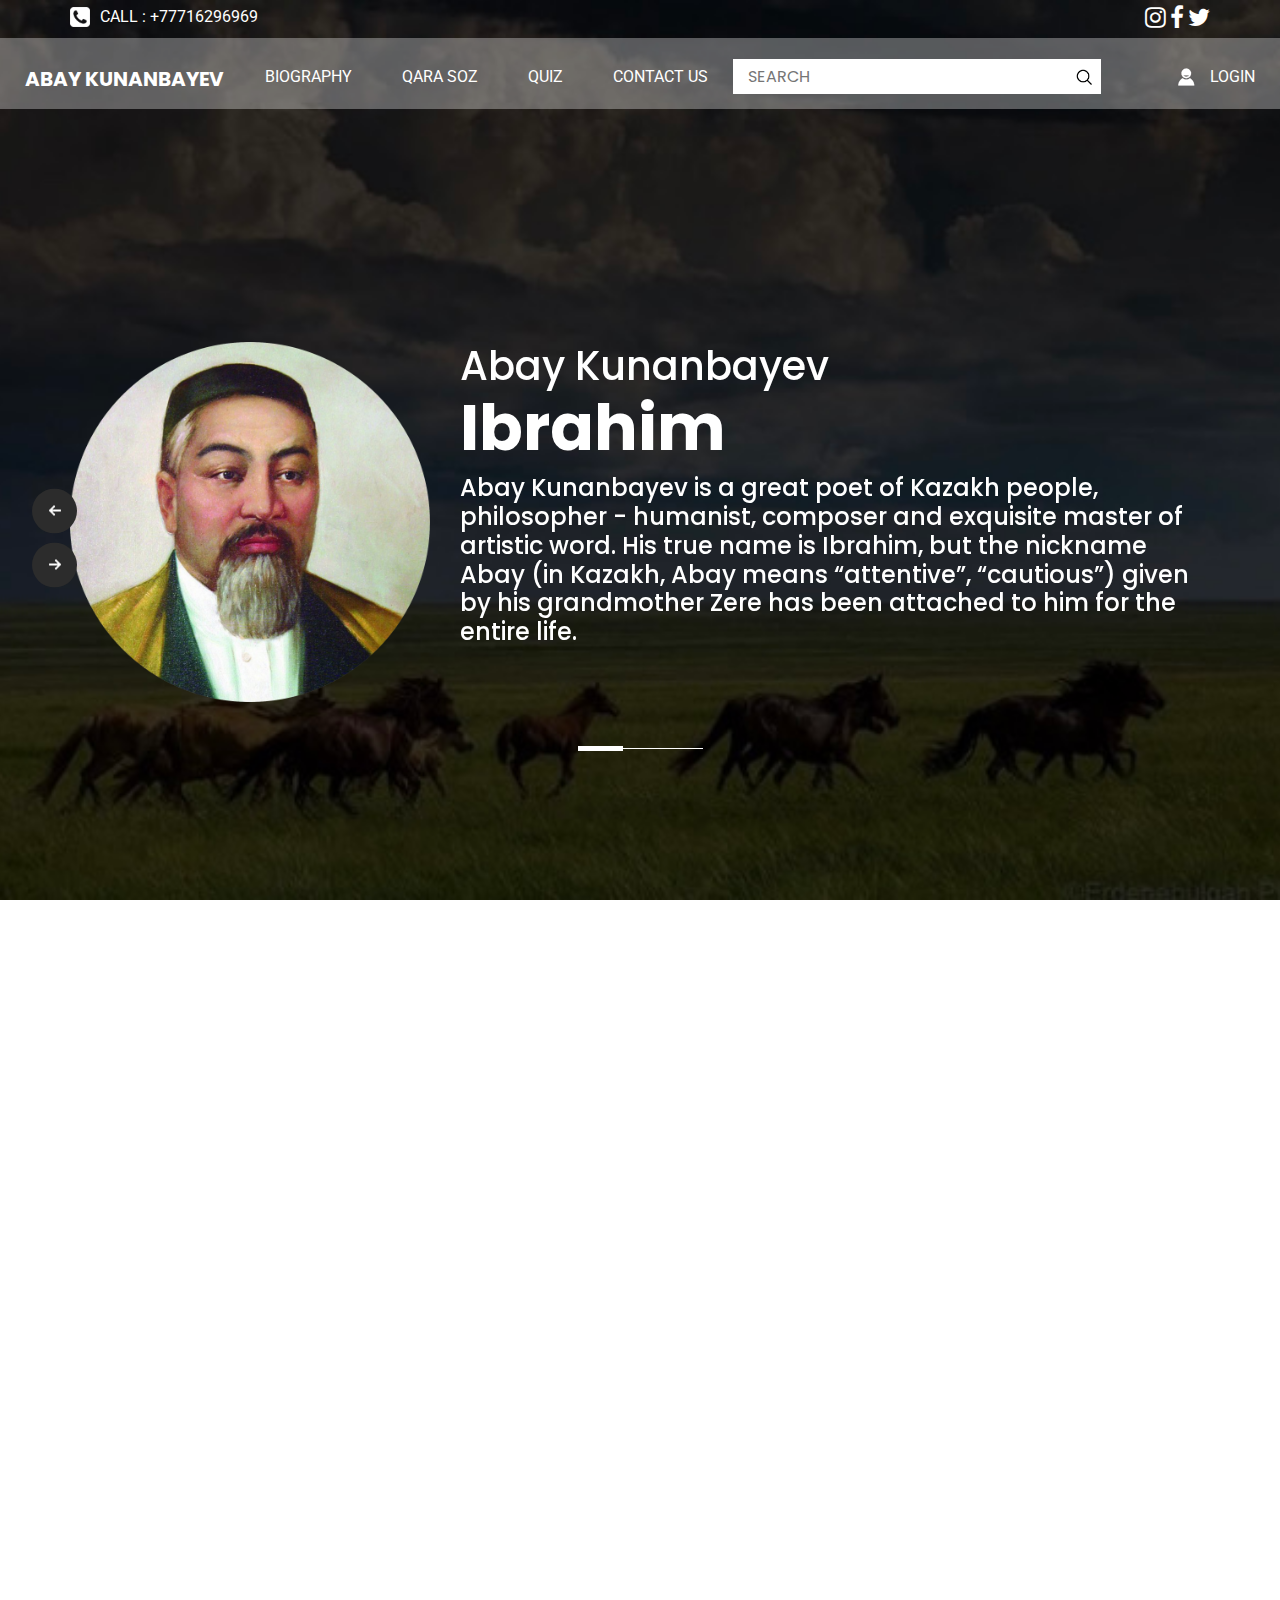
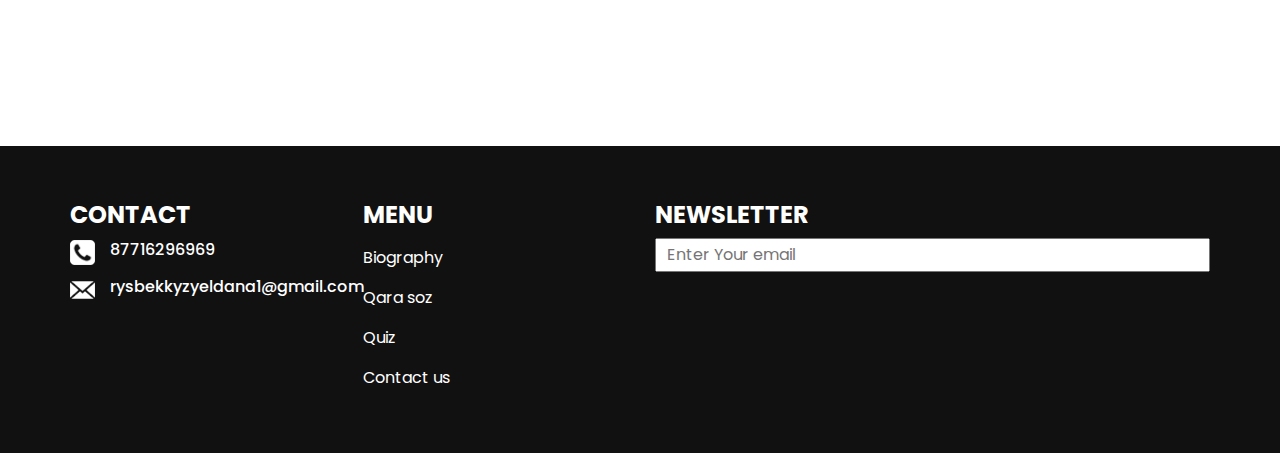
<file: webssite/medicine website html and css/medicine/index.html>
<!DOCTYPE html>
<html>

<head>
  <meta charset="utf-8" />
  <meta http-equiv="X-UA-Compatible" content="IE=edge" />
  <meta name="viewport" content="width=device-width, initial-scale=1, shrink-to-fit=no" />
  <meta name="keywords" content="" />
  <meta name="description" content="" />
  <meta name="author" content="" />

  <title>Medicine</title>

  <!-- slider stylesheet -->
  <link rel="stylesheet" type="text/css"
    href="https://cdnjs.cloudflare.com/ajax/libs/OwlCarousel2/2.1.3/assets/owl.carousel.min.css" />

  <!-- font awesome style -->
  <link rel="stylesheet" href="https://cdnjs.cloudflare.com/ajax/libs/font-awesome/4.7.0/css/font-awesome.min.css">

  <!-- jquery -->
  <script src="https://code.jquery.com/jquery-3.6.4.min.js"></script>

  <!-- bootstrap core css -->
  <link rel="stylesheet" type="text/css" href="css/bootstrap.css" />

  <!-- fonts style -->
  <link href="https://fonts.googleapis.com/css?family=Poppins:400,600,700|Roboto:400,700&display=swap" rel="stylesheet">

  <!-- Custom styles for this template -->
  <link href="css/style.css" rel="stylesheet" />
  <!-- responsive style -->
  <link href="css/responsive.css" rel="stylesheet" />

  <audio id="buyNowAudio" hidden>
    <source src="flowers.mp3" type="audio/mp3">
    Your browser does not support the audio element.
  </audio>
  
</head>

<body>

  <div class="hero_area">
   <!-- header section strats -->
   <header class="header_section">
    <div class="container">
      <div class="top_contact-container">
        <div class="tel_container">
          <a href="">
            <img src="images/telephone-symbol-button.png" alt=""> Call : +77716296969
          </a>
        </div>
        <div class="social-container">
          <a href="https://www.instagram.com" target="_blank"><i class="fa fa-instagram" style="font-size:24px; color:#ffff"></i></a>
          <a href="https://www.facebook.com" target="_blank"><i class="fa fa-facebook-f" style="font-size:24px; color:#ffff"></i></a>
          <a href="https://www.twitter.com" target="_blank"><i class="fa fa-twitter" style="font-size:24px; color:#ffff"></i></a>
      </div>
      
      </div>
    </div>
    <div class="container-fluid">
      <nav class="navbar navbar-expand-lg custom_nav-container pt-3">
        <a class="navbar-brand" href="index.html">
          <span>
            Abay Kunanbayev
          </span>
        </a>
        <button class="navbar-toggler" type="button" data-toggle="collapse" data-target="#navbarSupportedContent"
          aria-controls="navbarSupportedContent" aria-expanded="false" aria-label="Toggle navigation">
          <span class="navbar-toggler-icon"></span>
        </button>

        <div class="collapse navbar-collapse" id="navbarSupportedContent">
          <div class="d-flex  flex-column flex-lg-row align-items-center w-100 justify-content-between">
            <ul class="navbar-nav  ">
              <li class="nav-item active">
                <a class="nav-link" href="index.html">Biography <span class="sr-only">(current)</span></a>
              </li>
              <li class="nav-item">
                <a class="nav-link" href="about.html"> Qara soz </a>
              </li>
              <li class="nav-item">
                <a class="nav-link" href="medicine.html"> Quiz </a>
              </li>
              <li class="nav-item">
                <a class="nav-link" href="contact.html">Contact us</a>
              </li>
            </ul>
            <form class="form-inline ">
              <input type="search" placeholder="Search">
              <button class="btn  my-2 my-sm-0 nav_search-btn" type="submit"></button>
            </form>
            <div class="login_btn-contanier ml-0 ml-lg-5">
              <a href="">
                <img src="images/user.png" alt="">
                <span>
                  Login
                </span>
              </a>
            </div>
          </div>
        </div>

      </nav>
    </div>
  </header>
    <!-- slider section -->
    <section class=" slider_section position-relative">
      <div id="carouselExampleIndicators" class="carousel slide" data-ride="carousel">
        <ol class="carousel-indicators">
          <li data-target="#carouselExampleIndicators" data-slide-to="0" class="active"></li>
          <li data-target="#carouselExampleIndicators" data-slide-to="1"></li>
          <li data-target="#carouselExampleIndicators" data-slide-to="2"></li>
        </ol>
        <div class="carousel-inner">
          <div class="carousel-item active">
            <div class="container">
              <div class="row">
                <div class="col-md-4">
                  <div class="img-box">
                    <img src="images/abai.png" alt="">
                  </div>
                </div>
                <div class="col-md-8">
                  <div class="detail-box">
                    <h1>
                      Abay Kunanbayev <br>
                      <span>
                       Ibrahim
                      </span>

                    </h1>
                    <h4>Abay Kunanbayev is a great poet of Kazakh people, philosopher - humanist, composer and exquisite master of artistic word. His true name is Ibrahim, but the nickname Abay (in Kazakh, Abay means “attentive”, “cautious”) given by his grandmother Zere has been attached to him for the entire life.</h4>
                    
                    <div>
                      
                       
                      </a>
                      
                      
                    </div>
                  </div>
                </div>
              </div>
            </div>
          </div>
          <div class="carousel-item">
            <div class="container">
              <div class="row">
                <div class="col-md-4">
                  <div class="img-box">
                    <img src="images/abai.png" alt="">
                  </div>
                </div>
                <div class="col-md-8">
                  <div class="detail-box">
                    <h1>
                      Abay Kunanbayev <br>
                      <span>
                        Ibrahim
                      </span>

                    </h1>
                    <h4>Abay Kunanbayev was born on August 10, 1845 in Semipalatinsk region on the slopes of the Shyngystau mountains, near the Kaskabulak spring (Abay district of East Kazakhstan region). Abay is sprung from a noble and rich family of biys and aristocrats “Tobykty”.</h4>
                    <div>
                     
                      </a>
                     
                      
                    </div>
                  </div>
                </div>
              </div>
            </div>
          </div>
          <div class="carousel-item">
            <div class="container">
              <div class="row">
                <div class="col-md-4">
                  <div class="img-box">
                    <img src="images/abai.png" alt="">
                  </div>
                </div>
                <div class="col-md-8">
                  <div class="detail-box">
                    <h1>
                      Abay Kunanbayev <br>
                      <span>
                        Ibrahim
                      </span>

                    </h1>
                    <h4>The person who contributed most to Abay’s early attraction to the art of words and knowledge was his grandmother Zere. Being well-versed in the folk literary treasury, she succeeded in instilling in her grandson the desire and love for knowledge, and became his first educator and teacher. His grandmother was notable for her kind heartedness and sensitive perception of the surrounding world.</h4>
                    
                    <div>
                     
                      </a>
                      
                    </div>
                  </div>
                </div>
              </div>
            </div>
          </div>
        </div>

        <a class="carousel-control-prev" href="#carouselExampleIndicators" role="button" data-slide="prev">
          <span class="sr-only">Previous</span>
        </a>
        <a class="carousel-control-next" href="#carouselExampleIndicators" role="button" data-slide="next">
          <span class="sr-only">Next</span>
        </a>
      </div>


    </section>
    <!-- end slider section -->
  </div>
  <section class="about1" id="about1">
    <div class="container1">
        <div class="content1">
             <div class="box1 wow bounceInUp">
                 <div class="inner1">
                     <div class="img1">
                         <img src="images/ab11.jpg" alt="about1" class="img1-fluid" />
                     </div>
                     <div class="text1">
                         <h4>Philately and numismatics</h4>
                         <p>The postage stamp of Kazakhstan, 1995, 4 tenge.</p>
                     </div>
                 </div>
             </div>
             <div class="box1 wow bounceInUp" data-wow-delay="0.2s">
                 <div class="inner1">
                     <div class="img1">
                         <img src="images/ab22.jpg" alt="about1" class="img1-fluid" />
                     </div>
                     <div class="text1">
                         <h4>Philately and numismatics</h4>
                         <p>The postage stamp of the USSR from the series "Writers of Our Motherland," dedicated to A. Kunanbayev, 1965, 4 kopecks (Scott Catalogue 3059, Michel Catalogue 3220).</p>
                     </div>
                 </div>
             </div>
             <div class="box1 wow bounceInUp" data-wow-delay="0.4s">
                 <div class="inner1">
                     <div class="img1">
                         <img src="images/ab33.jpg" alt="about1" class="img1-fluid" />
                     </div>
                     <div class="text1">
                         <h4>Philately and numismatics</h4>
                         <p>The postage stamp of Kazakhstan, 1995, 9 tenge.</p>
                     </div>
                 </div>
             </div>
        </div>
    </div>
  </section>
  <!-- End About -->
  <!-- jquery -->
  
  <script src="https://ajax.googleapis.com/ajax/libs/jquery/3.4.1/jquery.min.js"></script>
  <script>
    $(document).ready(function(){
  
      $(".ham-burger, .nav ul li a").click(function(){
       
        $(".nav").toggleClass("open")
  
        $(".ham-burger").toggleClass("active");
      })      
      $(".accordian-container").click(function(){
        $(".accordian-container").children(".body").slideUp();
        $(".accordian-container").removeClass("active")
        $(".accordian-container").children(".head").children("span").removeClass("fa-angle-down").addClass("fa-angle-up")
        $(this).children(".body").slideDown();
        $(this).addClass("active")
        $(this).children(".head").children("span").removeClass("fa-angle-up").addClass("fa-angle-down")
      })
  
       $(".nav ul li a, .go-down").click(function(event){
         if(this.hash !== ""){
  
              event.preventDefault();
  
              var hash=this.hash; 
  
              $('html,body').animate({
                scrollTop:$(hash).offset().top
              },800 , function(){
                 window.location.hash=hash;
              });
  
              // add active class in navigation
              $(".nav ul li a").removeClass("active")
              $(this).addClass("active")
         }
      })
  })
  
  </script>
  <script src="js/wow.min.js"></script>
  <script>
    wow = new WOW(
      {
        animateClass: 'animated',
        offset:       0,
      }
    );
    wow.init();
  </script>
  
  

  <!-- info section -->
  <section class="info_section layout_padding2">
    <div class="container">
      <div class="row">
        <div class="col-md-3">
          <div class="info_contact">
            <h4>
              Contact
            </h4>
            <div class="box">
              <div class="img-box">
                <img src="images/telephone-symbol-button.png" alt="">
              </div>
              <div class="detail-box">
                <h6>
                  87716296969
                </h6>
              </div>
            </div>
            <div class="box">
              <div class="img-box">
                <img src="images/email.png" alt="">
              </div>
              <div class="detail-box">
                <h6>
                  rysbekkyzyeldana1@gmail.com
                </h6>
              </div>
            </div>
          </div>
        </div>
        <div class="col-md-3">
          <div class="info_menu">
            <h4>
              Menu
            </h4>
            <ul class="navbar-nav  ">
              <li class="nav-item active">
                <a class="nav-link" href="index.html">Biography <span class="sr-only">(current)</span></a>
              </li>
              <li class="nav-item">
                <a class="nav-link" href="about.html"> Qara soz </a>
              </li>
              <li class="nav-item">
                <a class="nav-link" href="medicine.html"> Quiz </a>
              </li>
              <li class="nav-item">
                <a class="nav-link" href="contact.html"> Contact us </a>
              </li>
            </ul>
          </div>
        </div>
        <div class="col-md-6">
          <div class="info_news">
            <h4>
              newsletter
            </h4>
            <form action="">
              <input type="text" placeholder="Enter Your email">
              <div class="d-flex justify-content-center justify-content-end mt-3">
               
              </div>
            </form>
          </div>
        </div>
      </div>
    </div>
  </section>


  <!-- end info section -->

  <!-- footer section -->
  <section class="container-fluid footer_section">
    
  </section>
  <!-- footer section -->

  <script type="text/javascript" src="js/jquery-3.4.1.min.js"></script>
  <script type="text/javascript" src="js/bootstrap.js"></script>
  <script type="text/javascript" src="https://cdnjs.cloudflare.com/ajax/libs/OwlCarousel2/2.2.1/owl.carousel.min.js">
  </script>
  <script type="text/javascript">
    $(".owl-carousel").owlCarousel({
      loop: true,
      margin: 10,
      nav: true,
      navText: [],
      autoplay: true,
      responsive: {
        0: {
          items: 1
        },
        600: {
          items: 2
        },
        1000: {
          items: 4
        }
      }
    });
  </script>
  <script type="text/javascript">
    $(".owl-2").owlCarousel({
      loop: true,
      margin: 10,
      nav: true,
      navText: [],
      autoplay: true,

      responsive: {
        0: {
          items: 1
        },
        600: {
          items: 2
        },
        1000: {
          items: 4
        }
      }
    });
    
  function playAudio() {
    var audio = document.getElementById("buyNowAudio");
    audio.play();
  }


  </script>
  <script type="text/javascript" src="js/jquery-3.4.1.min.js"></script>
  <script type="text/javascript" src="js/bootstrap.js"></script>
  <script type="text/javascript" src="https://cdnjs.cloudflare.com/ajax/libs/OwlCarousel2/2.2.1/owl.carousel.min.js">
  </script>
  <script type="text/javascript">
    $(".owl-carousel").owlCarousel({
      loop: true,
      margin: 10,
      nav: true,
      navText: [],
      autoplay: true,
      responsive: {
        0: {
          items: 1
        },
        600: {
          items: 2
        },
        1000: {
          items: 4
        }
      }
    });
  function playAudio() {
    var audio = document.getElementById("buyNowAudio");
    audio.play();
  }


  </script>
  
  <!-- jquery -->

  <script src="https://ajax.googleapis.com/ajax/libs/jquery/3.4.1/jquery.min.js"></script>
  <script>
      $(document).ready(function(){
  
        $(".ham-burger, .nav ul li a").click(function(){
         
          $(".nav").toggleClass("open")
  
          $(".ham-burger").toggleClass("active");
        })      
        $(".accordian-container").click(function(){
          $(".accordian-container").children(".body").slideUp();
          $(".accordian-container").removeClass("active")
          $(".accordian-container").children(".head").children("span").removeClass("fa-angle-down").addClass("fa-angle-up")
          $(this).children(".body").slideDown();
          $(this).addClass("active")
          $(this).children(".head").children("span").removeClass("fa-angle-up").addClass("fa-angle-down")
        })
  
         $(".nav ul li a, .go-down").click(function(event){
           if(this.hash !== ""){
  
                event.preventDefault();
  
                var hash=this.hash; 
  
                $('html,body').animate({
                  scrollTop:$(hash).offset().top
                },800 , function(){
                   window.location.hash=hash;
                });
  
                // add active class in navigation
                $(".nav ul li a").removeClass("active")
                $(this).addClass("active")
           }
        })
  })
  
  </script>
  <script src="js/wow.min.js"></script>
  <script>
      wow = new WOW(
        {
          animateClass: 'animated',
          offset:       0,
        }
      );
      wow.init();
    </script>
 
</body>

</html>
</file>
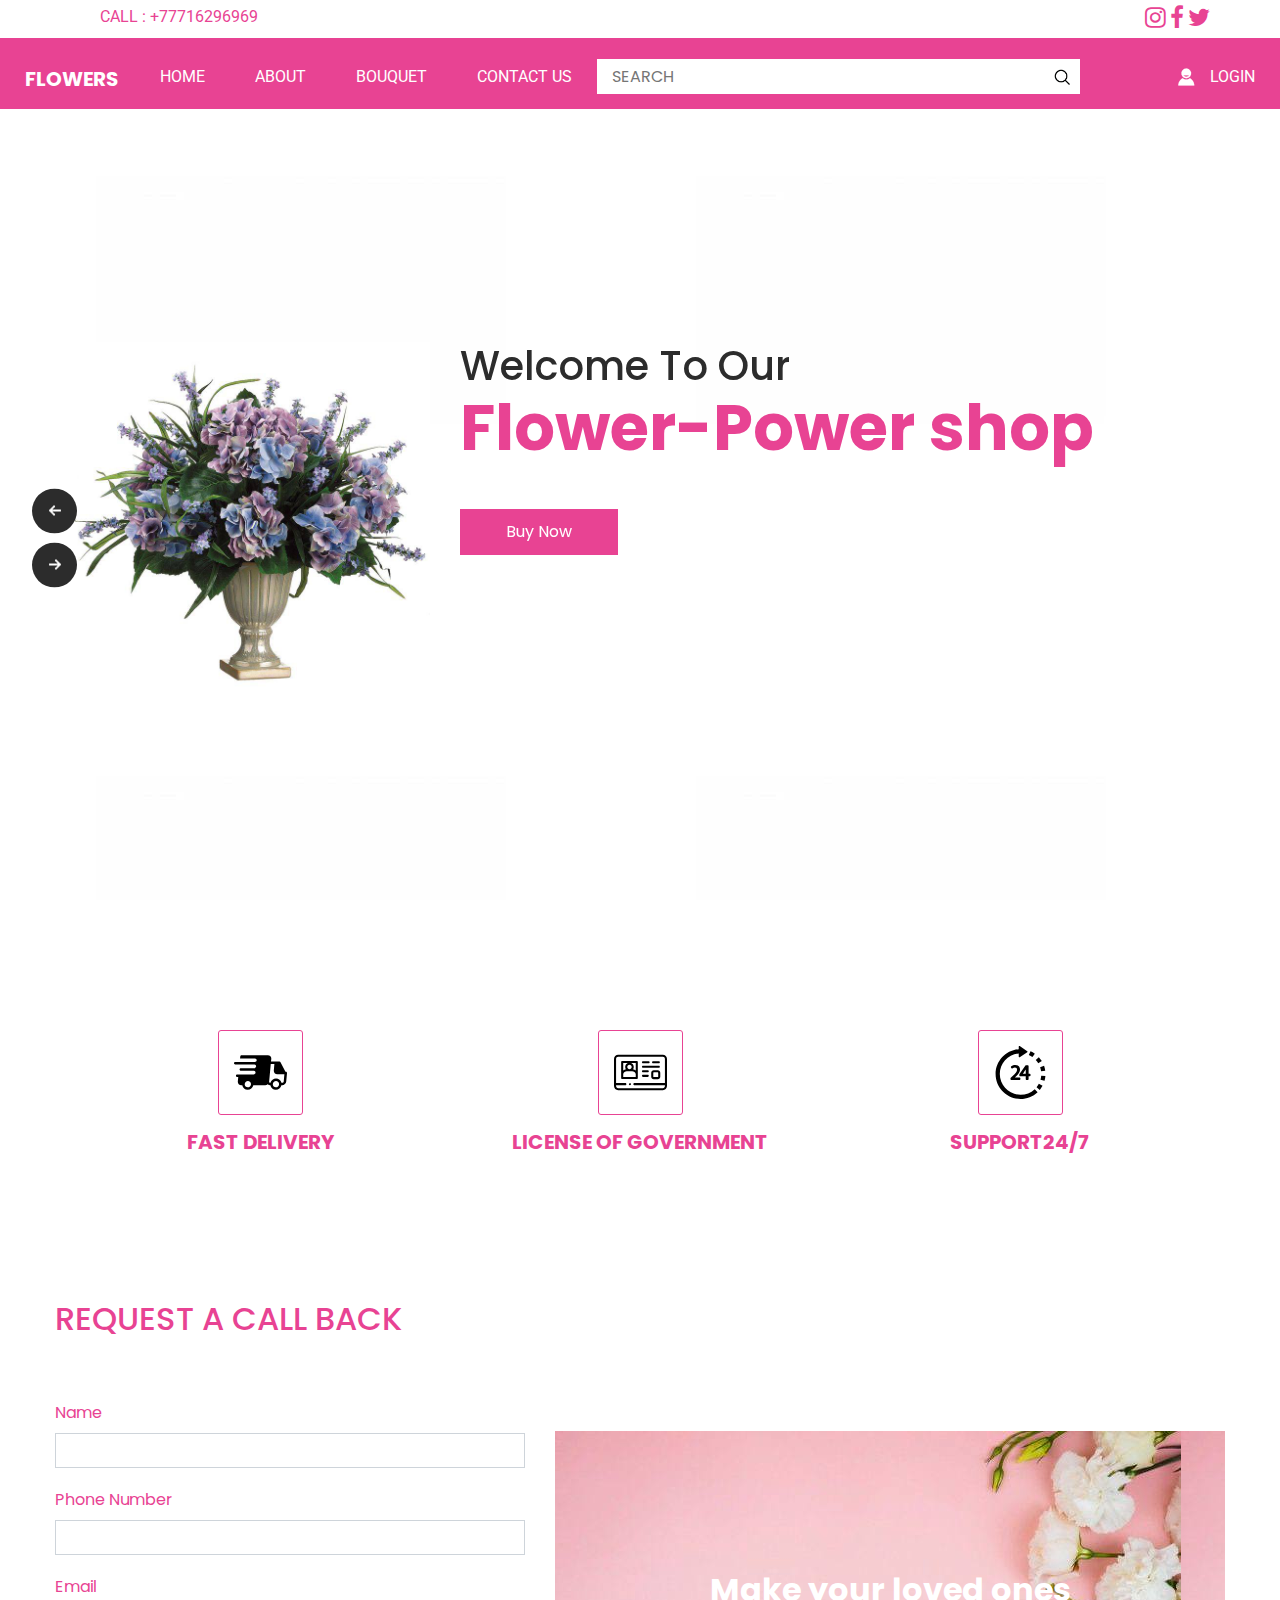
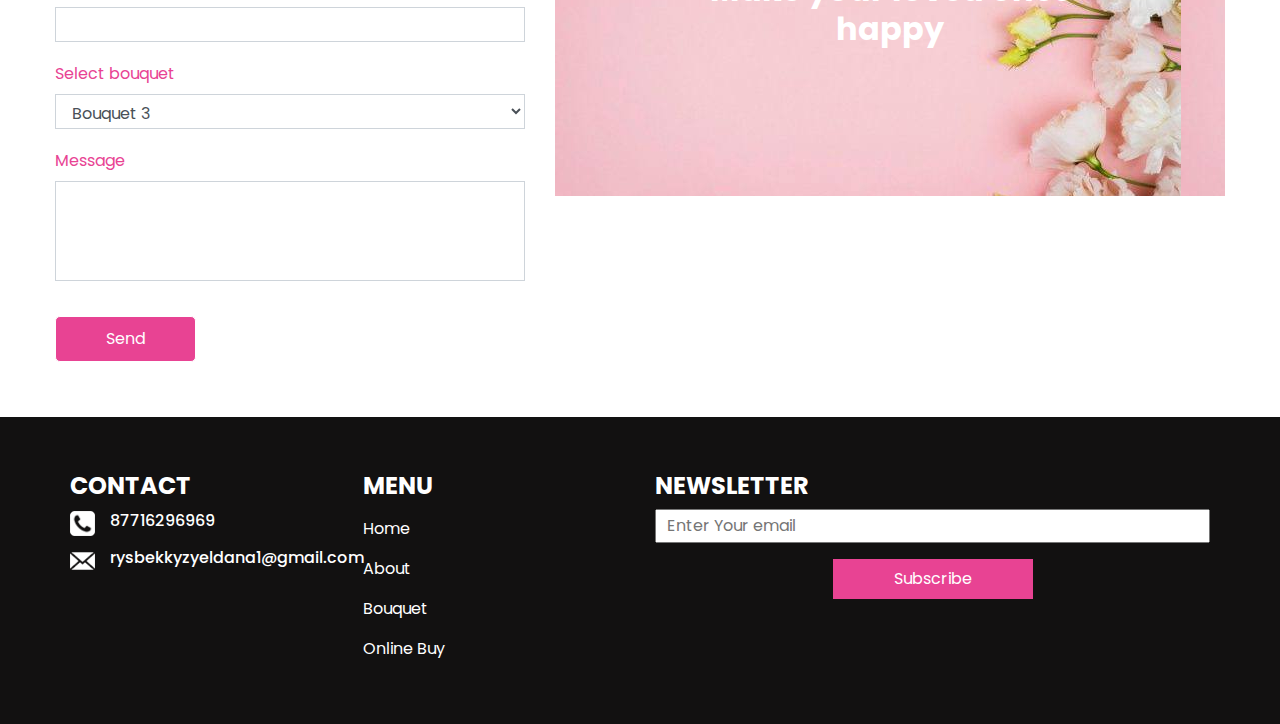
<file: assignment4/webssite/medicine website html and css/medicine/index.html>
<!DOCTYPE html>
<html>

<head>
  <meta charset="utf-8" />
  <meta http-equiv="X-UA-Compatible" content="IE=edge" />
  <meta name="viewport" content="width=device-width, initial-scale=1, shrink-to-fit=no" />
  <meta name="keywords" content="" />
  <meta name="description" content="" />
  <meta name="author" content="" />

  <title>Medicine</title>

  <!-- slider stylesheet -->
  <link rel="stylesheet" type="text/css"
    href="https://cdnjs.cloudflare.com/ajax/libs/OwlCarousel2/2.1.3/assets/owl.carousel.min.css" />

  <!-- font awesome style -->
  <link rel="stylesheet" href="https://cdnjs.cloudflare.com/ajax/libs/font-awesome/4.7.0/css/font-awesome.min.css">

  <!-- jquery -->
  <script src="https://code.jquery.com/jquery-3.6.4.min.js"></script>

  <!-- bootstrap core css -->
  <link rel="stylesheet" type="text/css" href="css/bootstrap.css" />

  <!-- fonts style -->
  <link href="https://fonts.googleapis.com/css?family=Poppins:400,600,700|Roboto:400,700&display=swap" rel="stylesheet">

  <!-- Custom styles for this template -->
  <link href="css/style.css" rel="stylesheet" />
  <!-- responsive style -->
  <link href="css/responsive.css" rel="stylesheet" />

  <audio id="buyNowAudio" hidden>
    <source src="flowers.mp3" type="audio/mp3">
    Your browser does not support the audio element.
  </audio>
  
</head>

<body>

  <div class="hero_area">
   <!-- header section strats -->
   <header class="header_section">
    <div class="container">
      <div class="top_contact-container">
        <div class="tel_container">
          <a href="">
            <img src="images/telephone-symbol-button.png" alt=""> Call : +77716296969
          </a>
        </div>
        <div class="social-container">
          <a href="https://www.instagram.com" target="_blank"><i class="fa fa-instagram" style="font-size:24px; color:#e84393"></i></a>
          <a href="https://www.facebook.com" target="_blank"><i class="fa fa-facebook-f" style="font-size:24px; color:#e84393"></i></a>
          <a href="https://www.twitter.com" target="_blank"><i class="fa fa-twitter" style="font-size:24px; color:#e84393"></i></a>
      </div>
      
      </div>
    </div>
    <div class="container-fluid">
      <nav class="navbar navbar-expand-lg custom_nav-container pt-3">
        <a class="navbar-brand" href="index.html">
          <span>
            Flowers
          </span>
        </a>
        <button class="navbar-toggler" type="button" data-toggle="collapse" data-target="#navbarSupportedContent"
          aria-controls="navbarSupportedContent" aria-expanded="false" aria-label="Toggle navigation">
          <span class="navbar-toggler-icon"></span>
        </button>

        <div class="collapse navbar-collapse" id="navbarSupportedContent">
          <div class="d-flex  flex-column flex-lg-row align-items-center w-100 justify-content-between">
            <ul class="navbar-nav  ">
              <li class="nav-item active">
                <a class="nav-link" href="index.html">Home <span class="sr-only">(current)</span></a>
              </li>
              <li class="nav-item">
                <a class="nav-link" href="about.html"> About </a>
              </li>
              <li class="nav-item">
                <a class="nav-link" href="medicine.html"> Bouquet </a>
              </li>
              <li class="nav-item">
                <a class="nav-link" href="contact.html">Contact us</a>
              </li>
            </ul>
            <form class="form-inline ">
              <input type="search" placeholder="Search">
              <button class="btn  my-2 my-sm-0 nav_search-btn" type="submit"></button>
            </form>
            <div class="login_btn-contanier ml-0 ml-lg-5">
              <a href="">
                <img src="images/user.png" alt="">
                <span>
                  Login
                </span>
              </a>
            </div>
          </div>
        </div>

      </nav>
    </div>
  </header>
    <!-- slider section -->
    <section class=" slider_section position-relative">
      <div id="carouselExampleIndicators" class="carousel slide" data-ride="carousel">
        <ol class="carousel-indicators">
          <li data-target="#carouselExampleIndicators" data-slide-to="0" class="active"></li>
          <li data-target="#carouselExampleIndicators" data-slide-to="1"></li>
          <li data-target="#carouselExampleIndicators" data-slide-to="2"></li>
        </ol>
        <div class="carousel-inner">
          <div class="carousel-item active">
            <div class="container">
              <div class="row">
                <div class="col-md-4">
                  <div class="img-box">
                    <img src="images/img-6.jpg" alt="">
                  </div>
                </div>
                <div class="col-md-8">
                  <div class="detail-box">
                    <h1>
                      Welcome To Our <br>
                      <span>
                        Flower-Power shop
                      </span>

                    </h1>
                    
                    <div>
                      <a href="#" onclick="playAudio()">Buy Now</a>
                       
                      </a>
                      
                      
                    </div>
                  </div>
                </div>
              </div>
            </div>
          </div>
          <div class="carousel-item">
            <div class="container">
              <div class="row">
                <div class="col-md-4">
                  <div class="img-box">
                    <img src="images/img-6.jpg" alt="">
                  </div>
                </div>
                <div class="col-md-8">
                  <div class="detail-box">
                    <h1>
                      Welcome To Our <br>
                      <span>
                        Flower-Power shop
                      </span>

                    </h1>
                    
                    <div>
                      <a href="#" onclick="playAudio()">Buy Now</a>
                      </a>
                     
                      
                    </div>
                  </div>
                </div>
              </div>
            </div>
          </div>
          <div class="carousel-item">
            <div class="container">
              <div class="row">
                <div class="col-md-4">
                  <div class="img-box">
                    <img src="images/img-6.jpg" alt="">
                  </div>
                </div>
                <div class="col-md-8">
                  <div class="detail-box">
                    <h1>
                      Welcome To Our <br>
                      <span>
                        Flower-Power shop
                      </span>

                    </h1>
                    
                    <div>
                      <a href="#" onclick="playAudio()">Buy Now</a>
                      </a>
                      
                    </div>
                  </div>
                </div>
              </div>
            </div>
          </div>
        </div>

        <a class="carousel-control-prev" href="#carouselExampleIndicators" role="button" data-slide="prev">
          <span class="sr-only">Previous</span>
        </a>
        <a class="carousel-control-next" href="#carouselExampleIndicators" role="button" data-slide="next">
          <span class="sr-only">Next</span>
        </a>
      </div>


    </section>
    <!-- end slider section -->
  </div>

  <section class="feature_section  layout_padding">
    <div class="container">
      <div class="feature_container">
        <div class="box">
          <div class="img-box">
            <svg version="1.1" id="Capa_1" xmlns="http://www.w3.org/2000/svg" xmlns:xlink="http://www.w3.org/1999/xlink"
              x="0px" y="0px" viewBox="0 0 422.518 422.518" style="enable-background:new 0 0 422.518 422.518;"
              xml:space="preserve">
              <path d="M422.512,215.424c0-0.079-0.004-0.158-0.005-0.237c-0.116-5.295-4.368-9.514-9.727-9.514h-2.554l-39.443-76.258
             c-1.664-3.22-4.983-5.225-8.647-5.226l-67.34-0.014l2.569-20.364c0.733-8.138-1.783-15.822-7.086-21.638
             c-5.293-5.804-12.683-9.001-20.81-9.001h-209c-5.255,0-9.719,4.066-10.22,9.308l-2.095,16.778h119.078
             c7.732,0,13.836,6.268,13.634,14c-0.203,7.732-6.635,14-14.367,14H126.78c0.007,0.02,0.014,0.04,0.021,0.059H10.163
             c-5.468,0-10.017,4.432-10.16,9.9c-0.143,5.468,4.173,9.9,9.641,9.9H164.06c7.168,1.104,12.523,7.303,12.326,14.808
             c-0.216,8.242-7.039,14.925-15.267,14.994H54.661c-5.523,0-10.117,4.477-10.262,10c-0.145,5.523,4.215,10,9.738,10h105.204
             c7.273,1.013,12.735,7.262,12.537,14.84c-0.217,8.284-7.109,15-15.393,15H35.792v0.011H25.651c-5.523,0-10.117,4.477-10.262,10
             c-0.145,5.523,4.214,10,9.738,10h8.752l-3.423,35.818c-0.734,8.137,1.782,15.821,7.086,21.637c5.292,5.805,12.683,9.001,20.81,9.001
             h7.55C69.5,333.8,87.3,349.345,109.073,349.345c21.773,0,40.387-15.545,45.06-36.118h94.219c7.618,0,14.83-2.913,20.486-7.682
             c5.172,4.964,12.028,7.682,19.514,7.682h1.55c3.597,20.573,21.397,36.118,43.171,36.118c21.773,0,40.387-15.545,45.06-36.118h6.219
             c16.201,0,30.569-13.171,32.029-29.36l6.094-67.506c0.008-0.091,0.004-0.181,0.01-0.273c0.01-0.139,0.029-0.275,0.033-0.415
             C422.52,215.589,422.512,215.508,422.512,215.424z M109.597,329.345c-13.785,0-24.707-11.214-24.346-24.999
             c0.361-13.786,11.87-25.001,25.655-25.001c13.785,0,24.706,11.215,24.345,25.001C134.89,318.131,123.382,329.345,109.597,329.345z
              M333.597,329.345c-13.785,0-24.706-11.214-24.346-24.999c0.361-13.786,11.87-25.001,25.655-25.001
             c13.785,0,24.707,11.215,24.345,25.001C358.89,318.131,347.382,329.345,333.597,329.345z M396.457,282.588
             c-0.52,5.767-5.823,10.639-11.58,10.639h-6.727c-4.454-19.453-21.744-33.882-42.721-33.882c-20.977,0-39.022,14.429-44.494,33.882
             h-2.059c-2.542,0-4.81-0.953-6.389-2.685c-1.589-1.742-2.337-4.113-2.106-6.676l12.609-139.691l28.959,0.006l-4.59,50.852
             c-0.735,8.137,1.78,15.821,7.083,21.637c5.292,5.806,12.685,9.004,20.813,9.004h56.338L396.457,282.588z" />
              <g>
              </g>
              <g>
              </g>
              <g>
              </g>
              <g>
              </g>
              <g>
              </g>
              <g>
              </g>
              <g>
              </g>
              <g>
              </g>
              <g>
              </g>
              <g>
              </g>
              <g>
              </g>
              <g>
              </g>
              <g>
              </g>
              <g>
              </g>
              <g>
              </g>
            </svg>
          </div>
          <div class="detail-box">
            <h5>
              Fast Delivery
            </h5>
            
          </div>
        </div>
        <div class="box">
          <div class="img-box">
            <svg id="Capa_1" enable-background="new 0 0 512 512" height="512" viewBox="0 0 512 512" width="512"
              xmlns="http://www.w3.org/2000/svg">
              <path
                d="m471.728 84.718h-431.456c-22.206 0-40.272 18.066-40.272 40.272v243.623 18.395.005c0 22.205 18.064 40.27 40.27 40.27h431.46c22.205 0 40.27-18.065 40.27-40.27v-.005-18.395-243.623c0-22.206-18.066-40.272-40.272-40.272zm-431.456 20h431.455c11.179 0 20.272 9.094 20.272 20.272v233.623h-294.622c-5.522 0-10 4.477-10 10s4.478 10 10 10h294.623v8.395c0 11.178-9.094 20.272-20.272 20.272h-431.456c-11.178 0-20.272-9.094-20.272-20.273v-8.395h89.418c5.522 0 10-4.477 10-10s-4.478-10-10-10h-89.418v-233.622c0-11.178 9.094-20.272 20.272-20.272z" />
              <path
                d="m280.063 167.544h53.989c5.522 0 10-4.477 10-10s-4.478-10-10-10h-53.989c-5.522 0-10 4.477-10 10s4.477 10 10 10z" />
              <path
                d="m377.55 167.544h55.505c5.522 0 10-4.477 10-10s-4.478-10-10-10h-55.505c-5.522 0-10 4.477-10 10s4.477 10 10 10z" />
              <path
                d="m280.063 210.314h152.992c5.522 0 10-4.477 10-10s-4.478-10-10-10h-152.992c-5.522 0-10 4.477-10 10s4.477 10 10 10z" />
              <path
                d="m280.063 254.169h45.989c5.522 0 10-4.477 10-10s-4.478-10-10-10h-45.989c-5.522 0-10 4.477-10 10s4.477 10 10 10z" />
              <path
                d="m422.75 234.169h-38.993c-13.348 0-24.207 10.859-24.207 24.207v37.636c0 13.348 10.859 24.208 24.207 24.208h38.993c13.348 0 24.207-10.859 24.207-24.208v-37.636c0-13.348-10.859-24.207-24.207-24.207zm4.207 61.843c0 2.32-1.888 4.208-4.207 4.208h-38.993c-2.319 0-4.207-1.888-4.207-4.208v-37.636c0-2.32 1.888-4.207 4.207-4.207h38.993c2.319 0 4.207 1.887 4.207 4.207z" />
              <path
                d="m280.063 298.297h45.989c5.522 0 10-4.477 10-10s-4.478-10-10-10h-45.989c-5.522 0-10 4.477-10 10s4.477 10 10 10z" />
              <path
                d="m79.072 319.081h140.993c5.522 0 10-4.477 10-10v-39.955-114.582c0-5.523-4.478-10-10-10h-140.993c-5.522 0-10 4.477-10 10v114.583 39.955c0 5.522 4.478 9.999 10 9.999zm130.993-20h-120.993v-28.724c.03-.113.06-.227.091-.339 4.169-15.41 18.521-26.172 34.902-26.172h51.008c16.38 0 30.732 10.763 34.902 26.169.03.113.061.226.09.339zm-81.794-96.534c0-11.744 9.554-21.298 21.298-21.298s21.298 9.554 21.298 21.298-9.554 21.298-21.298 21.298-21.298-9.554-21.298-21.298zm81.794 33.371c-7.335-5.755-16.118-9.714-25.618-11.298 4.058-6.39 6.42-13.958 6.42-22.073 0-17.041-10.376-31.702-25.14-38.003h44.339v71.374zm-76.653-71.374c-14.765 6.301-25.14 20.963-25.14 38.003 0 8.114 2.362 15.683 6.42 22.073-9.501 1.583-18.285 5.543-25.619 11.298v-71.374z" />
              <path
                d="m159.66 360.3c-7.549-5.03-17.605 2.261-15.18 10.977 1.142 4.104 4.876 7.118 9.141 7.321 4.271.204 8.264-2.408 9.808-6.389 1.66-4.282.096-9.38-3.769-11.909z" />
            </svg>
          </div>
          <div class="detail-box">
            <h5>
              license of government
            </h5>
            <p>
              
            </p>
          </div>
        </div>
        <div class="box">
          <div class="img-box">
            <svg version="1.1" id="Capa_1" xmlns="http://www.w3.org/2000/svg" xmlns:xlink="http://www.w3.org/1999/xlink"
              x="0px" y="0px" viewBox="0 0 315.377 315.377" style="enable-background:new 0 0 315.377 315.377;"
              xml:space="preserve">
              <g>
                <g>
                  <path
                    d="M107.712,181.769l-7.938,7.705c-1.121,1.089-1.753,2.584-1.753,4.146v3.288c0,3.191,2.588,5.779,5.78,5.779h47.4
                 c3.196,0,5.782-2.588,5.782-5.779v-4.256c0-3.191-2.586-5.78-5.782-5.78h-26.19l0.722-0.664
                 c17.117-16.491,29.232-29.471,29.232-46.372c0-13.513-8.782-27.148-28.409-27.148c-8.568,0-16.959,2.75-23.629,7.74
                 c-2.166,1.625-2.918,4.537-1.803,7.007l1.458,3.224c0.708,1.568,2.074,2.739,3.735,3.195c1.651,0.456,3.433,0.148,4.842-0.836
                 c4.289-2.995,8.704-4.515,13.127-4.515c8.608,0,12.971,4.28,12.971,12.662C137.142,152.524,127.72,162.721,107.712,181.769z" />
                </g>
                <g>
                  <path d="M194.107,114.096c-0.154-0.014-0.31-0.02-0.464-0.02h-1.765c-1.89,0-3.658,0.923-4.738,2.469l-35.4,50.66
                 c-0.678,0.971-1.041,2.127-1.041,3.311v4.061c0,3.192,2.586,5.78,5.778,5.78h32.322v16.551c0,3.191,2.586,5.779,5.778,5.779h5.519
                 c3.19,0,5.781-2.588,5.781-5.779v-16.551h5.698c3.192,0,5.781-2.588,5.781-5.78v-3.753c0-3.19-2.589-5.779-5.781-5.779h-5.698
                 v-45.189c0-3.19-2.591-5.779-5.781-5.779h-5.519C194.419,114.077,194.261,114.083,194.107,114.096z M188.799,165.045h-17.453
                 c4.434-6.438,12.015-17.487,17.453-25.653V165.045z" />
                </g>
                <g>
                  <path
                    d="M157.906,290.377c-68.023,0-123.365-55.342-123.365-123.365c0-64.412,49.625-117.443,112.647-122.895v19.665
                 c0,1.397,0.771,2.681,2.003,3.337c0.558,0.298,1.169,0.444,1.778,0.444c0.737,0,1.474-0.216,2.108-0.643l44.652-30
                 c1.046-0.702,1.673-1.879,1.673-3.139c0-1.259-0.627-2.437-1.673-3.139l-44.652-30c-1.159-0.779-2.654-0.857-3.887-0.198
                 c-1.232,0.657-2.003,1.941-2.003,3.337v15.254C70.364,24.547,9.54,88.806,9.54,167.011c0,81.809,66.558,148.365,148.365,148.365
                 c37.876,0,73.934-14.271,101.532-40.183l-17.111-18.226C219.38,278.512,189.4,290.377,157.906,290.377z" />
                </g>
                <g>
                  <path d="M284.552,89.689c-5.111-8.359-11.088-16.252-17.759-23.456l-18.344,16.985c5.552,5.995,10.522,12.562,14.776,19.515
                 L284.552,89.689z" />
                </g>
                <g>
                  <path d="M280.146,150.258l24.773-3.363c-1.322-9.74-3.625-19.373-6.846-28.632l-23.612,8.211
                 C277.135,134.163,279.047,142.165,280.146,150.258z" />
                </g>
                <g>
                  <path d="M242.999,45.459c-8.045-5.643-16.678-10.496-25.66-14.427l-10.022,22.903c7.464,3.267,14.64,7.301,21.327,11.991
                 L242.999,45.459z" />
                </g>
                <g>
                  <path d="M253.208,245.353l19.303,15.887c6.244-7.587,11.75-15.817,16.363-24.462l-22.055-11.771
                 C262.983,232.195,258.404,239.041,253.208,245.353z" />
                </g>
                <g>
                  <path d="M280.908,176.552c-0.622,8.157-2.061,16.264-4.273,24.093l24.057,6.802c2.666-9.426,4.396-19.18,5.146-28.99
                 L280.908,176.552z" />
                </g>
              </g>
              <g>
              </g>
              <g>
              </g>
              <g>
              </g>
              <g>
              </g>
              <g>
              </g>
              <g>
              </g>
              <g>
              </g>
              <g>
              </g>
              <g>
              </g>
              <g>
              </g>
              <g>
              </g>
              <g>
              </g>
              <g>
              </g>
              <g>
              </g>
              <g>
              </g>
            </svg>

          </div>
          <div class="detail-box">
            <h5>
              support24/7
            </h5>
            <p>
             
            </p>
          </div>
        </div>
      </div>
    </div>
  </section>

  <!-- end feature section -->



  <!-- contact section -->
  <section class="contact_section">
    <div class="container">
      <div class="row">
        <div class="custom_heading-container ">
          <h2>
            Request A call back
          </h2>
        </div>
      </div>
    </div>
    <div class="container layout_padding2">
      <div class="row">
        <div class="col-md-5">
          <div class="form_contaier">
            <form>
              <div class="form-group">
                <label for="exampleInputName1">Name</label>
                <input type="text" class="form-control" id="exampleInputName1">
              </div>
              <div class="form-group">
                <label for="exampleInputNumber1">Phone Number</label>
                <input type="text" class="form-control" id="exampleInputNumber1">
              </div>

              <div class="form-group">
                <label for="exampleInputEmail1">Email </label>
                <input type="email" class="form-control" id="exampleInputEmail1">
              </div>
              <div class="form-group ">
                <label for="inputState">Select bouquet</label>
                <select id="inputState" class="form-control">
                  <option selected>Bouquet 1</option>
                  <option selected>Bouquet 2</option>
                  <option selected>Bouquet 3</option>
                </select>
              </div>
              <div class="form-group">
                <label for="exampleInputMessage">Message</label>
                <input type="text" class="form-control" id="exampleInputMessage">
              </div>
              <button type="submit" class="">Send</button>
            </form>
          </div>
        </div>
        <div class="col-md-7">
          <div class="detail-box">
            <h3>
              Make your loved ones happy
            </h3>
            
          </div>
        </div>
      </div>
    </div>
  </section>

  <!-- end contact section -->

  <!-- info section -->
  <section class="info_section layout_padding2">
    <div class="container">
      <div class="row">
        <div class="col-md-3">
          <div class="info_contact">
            <h4>
              Contact
            </h4>
            <div class="box">
              <div class="img-box">
                <img src="images/telephone-symbol-button.png" alt="">
              </div>
              <div class="detail-box">
                <h6>
                  87716296969
                </h6>
              </div>
            </div>
            <div class="box">
              <div class="img-box">
                <img src="images/email.png" alt="">
              </div>
              <div class="detail-box">
                <h6>
                  rysbekkyzyeldana1@gmail.com
                </h6>
              </div>
            </div>
          </div>
        </div>
        <div class="col-md-3">
          <div class="info_menu">
            <h4>
              Menu
            </h4>
            <ul class="navbar-nav  ">
              <li class="nav-item active">
                <a class="nav-link" href="index.html">Home <span class="sr-only">(current)</span></a>
              </li>
              <li class="nav-item">
                <a class="nav-link" href="about.html"> About </a>
              </li>
              <li class="nav-item">
                <a class="nav-link" href="medicine.html"> Bouquet </a>
              </li>
              <li class="nav-item">
                <a class="nav-link" href="buy.html"> Online Buy </a>
              </li>
            </ul>
          </div>
        </div>
        <div class="col-md-6">
          <div class="info_news">
            <h4>
              newsletter
            </h4>
            <form action="">
              <input type="text" placeholder="Enter Your email">
              <div class="d-flex justify-content-center justify-content-end mt-3">
                <button>
                  Subscribe
                </button>
              </div>
            </form>
          </div>
        </div>
      </div>
    </div>
  </section>


  <!-- end info section -->

  <!-- footer section -->
  <section class="container-fluid footer_section">
    
  </section>
  <!-- footer section -->

  <script type="text/javascript" src="js/jquery-3.4.1.min.js"></script>
  <script type="text/javascript" src="js/bootstrap.js"></script>
  <script type="text/javascript" src="https://cdnjs.cloudflare.com/ajax/libs/OwlCarousel2/2.2.1/owl.carousel.min.js">
  </script>
  <script type="text/javascript">
    $(".owl-carousel").owlCarousel({
      loop: true,
      margin: 10,
      nav: true,
      navText: [],
      autoplay: true,
      responsive: {
        0: {
          items: 1
        },
        600: {
          items: 2
        },
        1000: {
          items: 4
        }
      }
    });
  </script>
  <script type="text/javascript">
    $(".owl-2").owlCarousel({
      loop: true,
      margin: 10,
      nav: true,
      navText: [],
      autoplay: true,

      responsive: {
        0: {
          items: 1
        },
        600: {
          items: 2
        },
        1000: {
          items: 4
        }
      }
    });
    
  function playAudio() {
    var audio = document.getElementById("buyNowAudio");
    audio.play();
  }


  </script>
 
</body>

</html>
</file>
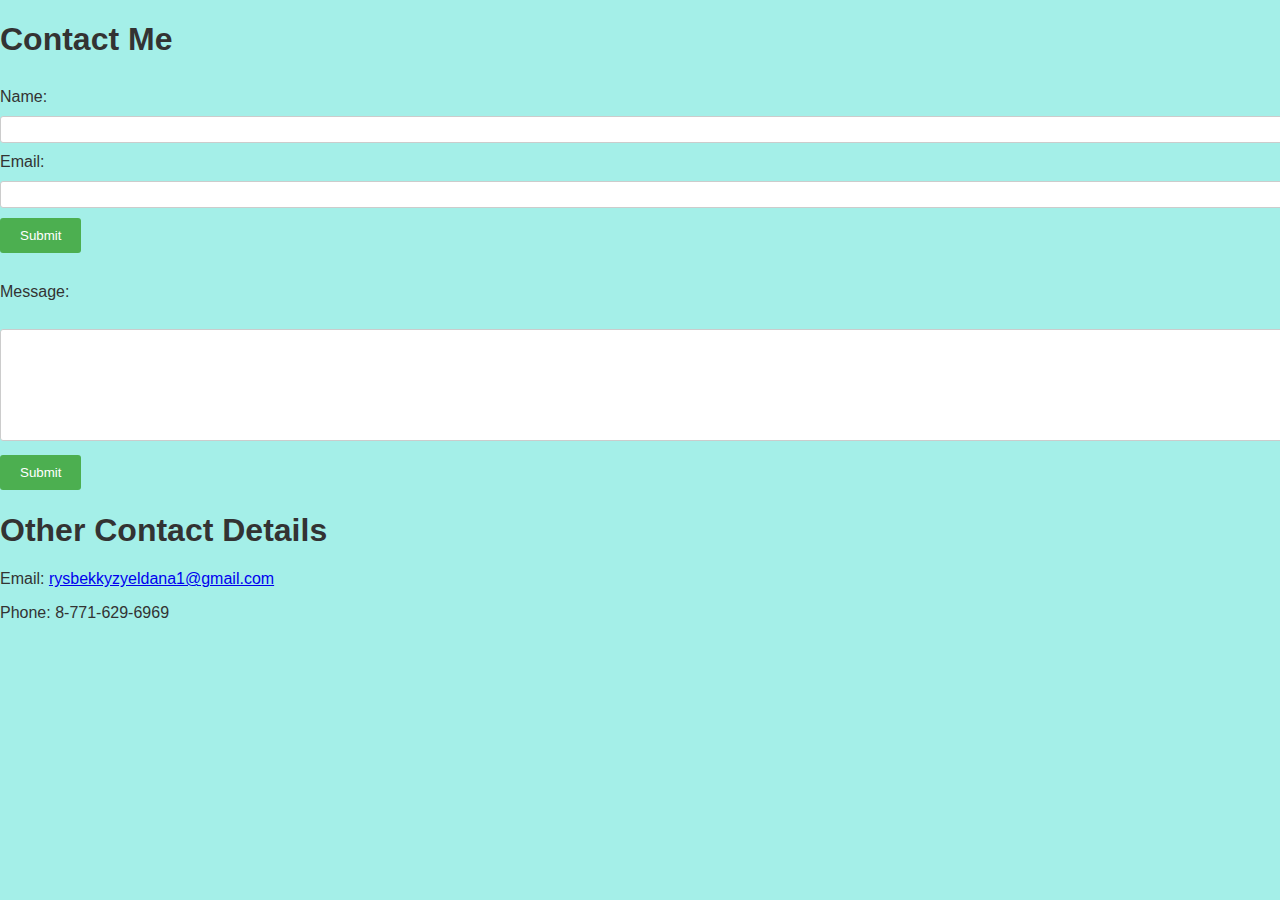
<file: contactme.html>
<!DOCTYPE html>
<html>
<head>
<meta name="viewport" content="width=device-width, initial scale=1.0">
<link rel="stylesheet" href="styles.css">
<title>final</title>
</head>
<h1>Contact Me</h1>
<form>
    <label for="name">Name:</label>
    <input type="text" id="name" name="name" required>
    <br>
    <label for="email">Email:</label>
    <input type="email" id="email" name="email" required>
    <br>
    <input type="submit" value="Submit">
</form>
<form>
    <label for="message">Message:</label>
    <br>
    <textarea id="message" name="message" rows="5" cols="40"></textarea>
    <br>
    <input type="submit" value="Submit">
</form>

<h1>Other Contact Details</h1>
<p>Email: <a href="rysbekkyzyeldana1@gmail.com">rysbekkyzyeldana1@gmail.com</a></p>
<p>Phone: 8-771-629-6969</p>
</body>
</html>
</file>
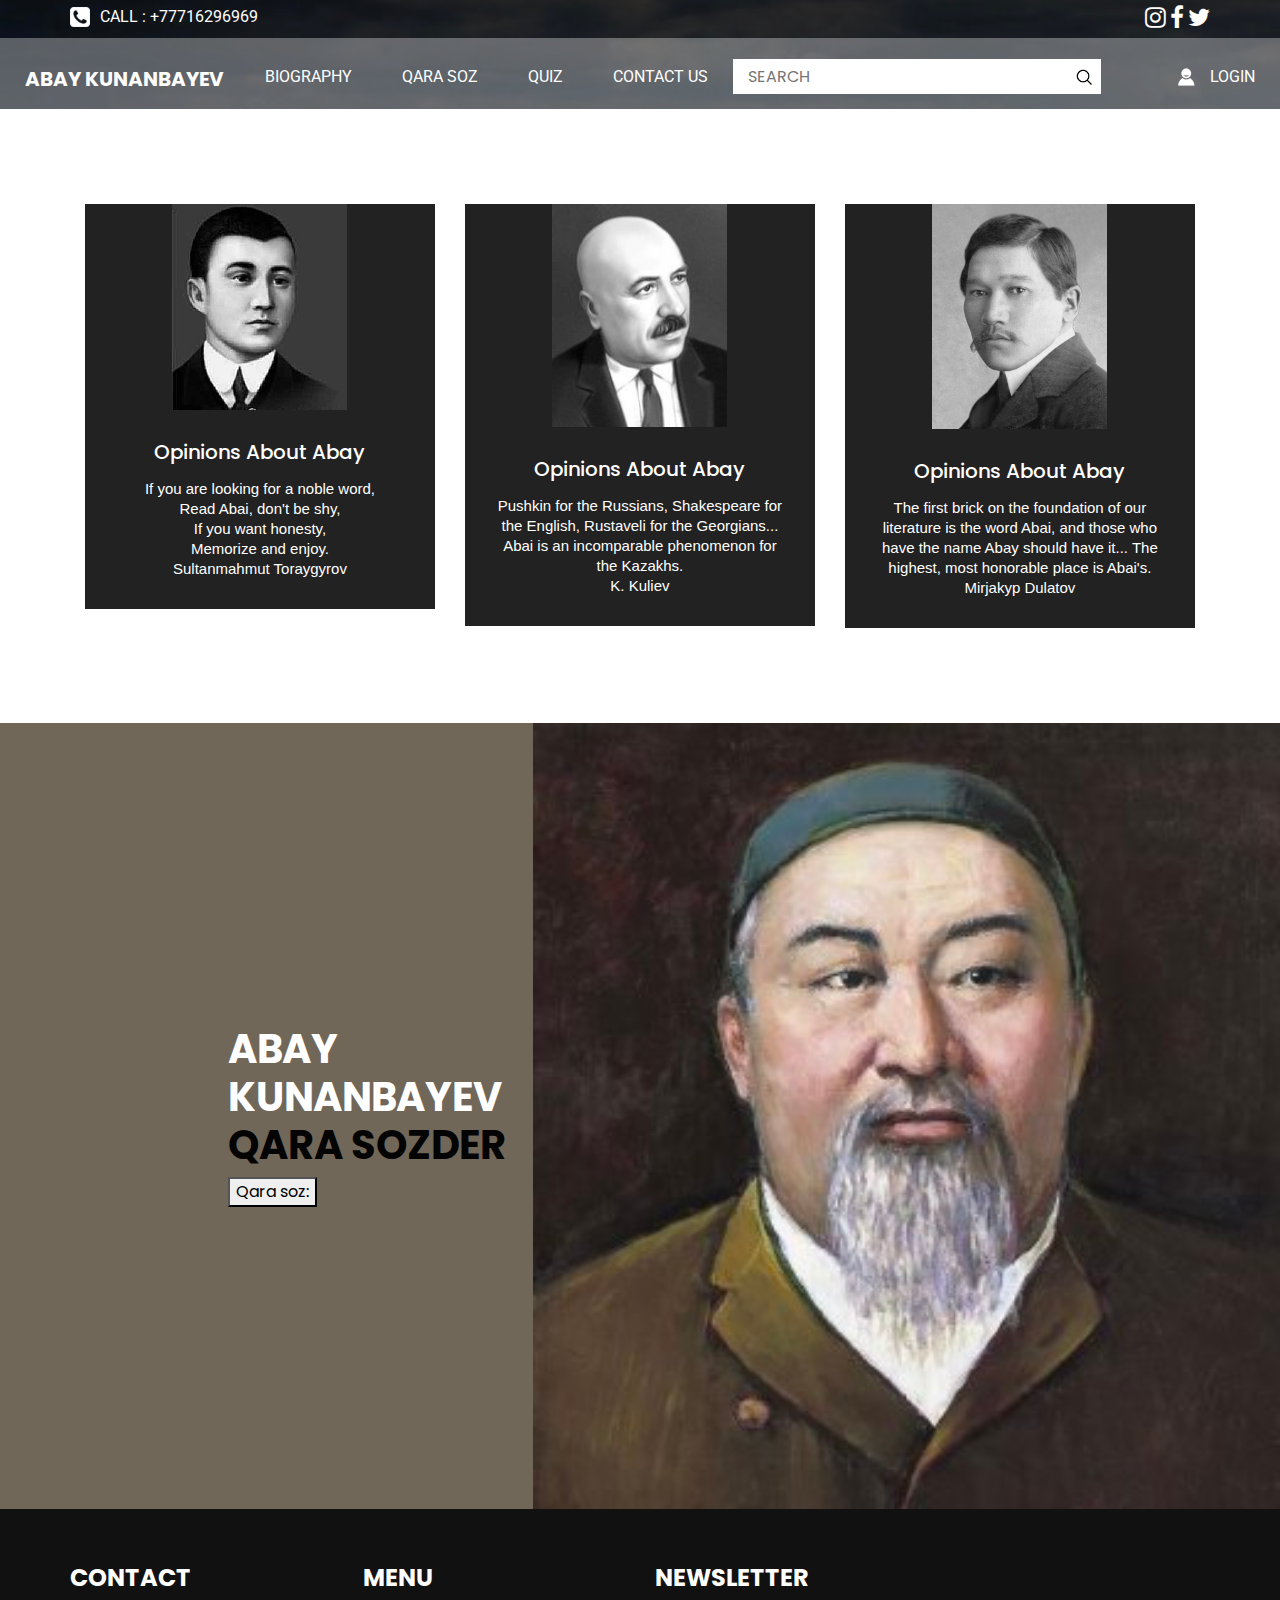
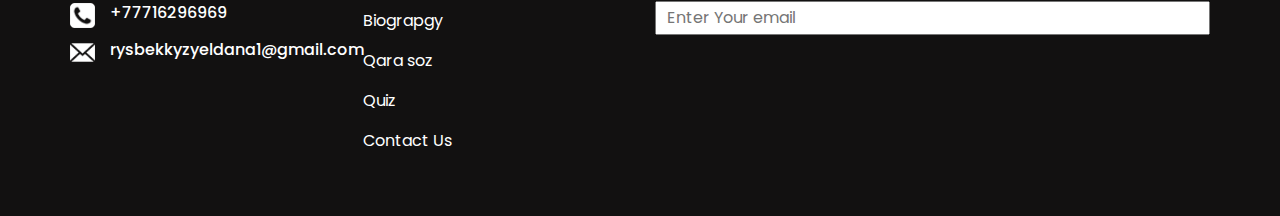
<file: webssite/medicine website html and css/medicine/about.html>
<!DOCTYPE html>
<html>

<head>
  <meta charset="utf-8" />
  <meta http-equiv="X-UA-Compatible" content="IE=edge" />
  <meta name="viewport" content="width=device-width, initial-scale=1, shrink-to-fit=no" />
  <meta name="keywords" content="" />
  <meta name="description" content="" />
  <meta name="author" content="" />

  <title>Medicine</title>

<link rel="stylesheet" href="css/animate.css">
<link rel="stylesheet" type="text/css" href="css/style.css">
<style>
  .wow:first-child {
    visibility: hidden;
  }
</style>
  <!-- slider stylesheet -->
  <link rel="stylesheet" type="text/css"
    href="https://cdnjs.cloudflare.com/ajax/libs/OwlCarousel2/2.1.3/assets/owl.carousel.min.css" />

  <!-- font awesome style -->
  <link rel="stylesheet" href="https://cdnjs.cloudflare.com/ajax/libs/font-awesome/4.7.0/css/font-awesome.min.css">


  <!-- bootstrap core css -->
  <link rel="stylesheet" type="text/css" href="css/bootstrap.css" />

  <!-- fonts style -->
  <link href="https://fonts.googleapis.com/css?family=Poppins:400,600,700|Roboto:400,700&display=swap" rel="stylesheet">

  <!-- Custom styles for this template -->
  <link href="css/style.css" rel="stylesheet" />
  <!-- responsive style -->
  <link href="css/responsive.css" rel="stylesheet" />
  
 
  <script>
    function showOptions() {
        var optionsDiv = document.getElementById("options");
        optionsDiv.style.display = (optionsDiv.style.display === "none") ? "block" : "none";
    }

    function playMusic() {
      var audioOptions = document.getElementById("musicOptions");


        switch (selectedOption) {
            case "song1":
                playSong1();
                break;
            case "song2":
                playSong2();
                break;
            
            default:
                break;
        }
    }

    function playSong1() {
        // Add logic to play the first song
        alert("Playing Song 1");
    }

    function playSong2() {
        // Add logic to play the second song
        alert("Playing Song 2");
    }
</script>
</head>

<body class="sub_page">
  <div class="hero_area">
    <!-- header section strats -->
    <header class="header_section">
     <div class="container">
       <div class="top_contact-container">
         <div class="tel_container">
           <a href="">
             <img src="images/telephone-symbol-button.png" alt=""> Call : +77716296969
           </a>
         </div>
         <div class="social-container">
           <a href="https://www.instagram.com" target="_blank"><i class="fa fa-instagram" style="font-size:24px; color:#ffff"></i></a>
           <a href="https://www.facebook.com" target="_blank"><i class="fa fa-facebook-f" style="font-size:24px; color:#ffff"></i></a>
           <a href="https://www.twitter.com" target="_blank"><i class="fa fa-twitter" style="font-size:24px; color:#ffff"></i></a>
       </div>
       
        </div>
      </div>
      <div class="container-fluid">
        <nav class="navbar navbar-expand-lg custom_nav-container pt-3">
          <a class="navbar-brand" href="index.html">
            <span>
              Abay Kunanbayev
            </span>
          </a>
          <button class="navbar-toggler" type="button" data-toggle="collapse" data-target="#navbarSupportedContent"
            aria-controls="navbarSupportedContent" aria-expanded="false" aria-label="Toggle navigation">
            <span class="navbar-toggler-icon"></span>
          </button>

          <div class="collapse navbar-collapse" id="navbarSupportedContent">
            <div class="d-flex  flex-column flex-lg-row align-items-center w-100 justify-content-between">
              <ul class="navbar-nav  ">
                <li class="nav-item active">
                  <li class="nav-item active">
                    <a class="nav-link" href="index.html">Biography<span class="sr-only">(current)</span></a>
                  </li>
                <li class="nav-item">
                  <a class="nav-link" href="about.html"> Qara soz </a>
                </li>
                <li class="nav-item">
                  <a class="nav-link" href="medicine.html"> Quiz </a>
                </li>
                <li class="nav-item">
                  <a class="nav-link" href="contact.html">Contact us</a>
                </li>
              </ul>
              <form class="form-inline ">
                <input type="search" placeholder="Search">
                <button class="btn  my-2 my-sm-0 nav_search-btn" type="submit"></button>
              </form>
              <div class="login_btn-contanier ml-0 ml-lg-5">
                <a href="">
                  <img src="images/user.png" alt="">
                  <span>
                    Login
                  </span>
                </a>
              </div>
            </div>
          </div>

        </nav>
      </div>
    </header>
    <!-- end header section -->
  </div>


<!-- Start About -->
<section class="about" id="about">
  <div class="container">
      <div class="content">
           <div class="box wow bounceInUp">
               <div class="inner">
                   <div class="img">
                       <img src="images/ab1.jpg" alt="about" class="img-fluid" />
                   </div>
                   <div class="text">
                       <h4>Opinions about Abay</h4>
                       <p>If you are looking for a noble word,<br>
                        Read Abai, don't be shy,<br>
                        If you want honesty,<br>
                        Memorize and enjoy.<br>
                      Sultanmahmut Toraygyrov</p>
                   </div>
               </div>
           </div>
           <div class="box wow bounceInUp" data-wow-delay="0.2s">
               <div class="inner">
                   <div class="img">
                       <img src="images/ab2.jpg" alt="about" class="img-fluid" />
                   </div>
                   <div class="text">
                       <h4>Opinions about Abay</h4>
                       <p>Pushkin for the Russians, Shakespeare for the English, Rustaveli for the Georgians... Abai is an incomparable phenomenon for the Kazakhs.<br>
                        K. Kuliev</p>
                   </div>
               </div>
           </div>
           <div class="box wow bounceInUp" data-wow-delay="0.4s">
               <div class="inner">
                   <div class="img">
                       <img src="images/ab3.jpg" alt="about" class="img-fluid" />
                   </div>
                   <div class="text">
                       <h4>Opinions about Abay</h4>
                       <p>The first brick on the foundation of our literature is the word Abai, and those who have the name Abay should have it... The highest, most honorable place is Abai's.<br>
                    Mirjakyp Dulatov</p>
                   </div>
               </div>
           </div>
      </div>
  </div>
</section>
<!-- End About -->
<!-- jquery -->
<script>
  function changeImage() {
    document.getElementById("myImage").src = "images/another-image.jpg";
  }

  function restoreImage() {
    document.getElementById("myImage").src = "images/img-6.jpg";
  }
</script>

<script src="https://ajax.googleapis.com/ajax/libs/jquery/3.4.1/jquery.min.js"></script>
<script>
  $(document).ready(function(){

    $(".ham-burger, .nav ul li a").click(function(){
     
      $(".nav").toggleClass("open")

      $(".ham-burger").toggleClass("active");
    })      
    $(".accordian-container").click(function(){
      $(".accordian-container").children(".body").slideUp();
      $(".accordian-container").removeClass("active")
      $(".accordian-container").children(".head").children("span").removeClass("fa-angle-down").addClass("fa-angle-up")
      $(this).children(".body").slideDown();
      $(this).addClass("active")
      $(this).children(".head").children("span").removeClass("fa-angle-up").addClass("fa-angle-down")
    })

     $(".nav ul li a, .go-down").click(function(event){
       if(this.hash !== ""){

            event.preventDefault();

            var hash=this.hash; 

            $('html,body').animate({
              scrollTop:$(hash).offset().top
            },800 , function(){
               window.location.hash=hash;
            });

            // add active class in navigation
            $(".nav ul li a").removeClass("active")
            $(this).addClass("active")
       }
    })
})

</script>
<script src="js/wow.min.js"></script>
<script>
  wow = new WOW(
    {
      animateClass: 'animated',
      offset:       0,
    }
  );
  wow.init();
</script>

  <!-- discount section -->

  <section class="discount_section">
    <div class="container-fluid">
      <div class="row">
        <div class="col-lg-3 col-md-5 offset-md-2">
          <div class="detail-box">
            <h2>
              Abay Kunanbayev <br>
    
              <span>
                Qara sozder
                
              </span>

            </h2>
          
            <button onclick="showOptions()">Qara soz:</button>

<div id="options" style="display: none;">
    <select id="musicOptions" onchange="playMusic()">
                <option value="1.mp3">1</option>
                <option value="2.mp3"> 2</option>
                <option value="3.mp3"> 3</option>
                <option value="another-song.mp3"> 4</option>
                <option value="another-song.mp3"> 5</option>
                <option value="another-song.mp3"> 6</option>
                <option value="another-song.mp3"> 7</option>
                <option value="another-song.mp3"> 8</option>
                <option value="another-song.mp3"> 9</option>
                <option value="another-song.mp3"> 10</option>
                <option value="another-song.mp3"> 11</option>
                <option value="another-song.mp3"> 12</option>
                <option value="another-song.mp3"> 13</option>
                <option value="another-song.mp3"> 14</option>
                <option value="another-song.mp3"> 15</option>
                <option value="another-song.mp3"> 16</option>
                <option value="another-song.mp3"> 17</option>
                <option value="another-song.mp3"> 18</option>
                <option value="another-song.mp3"> 19</option>
                <option value="another-song.mp3"> 20</option>
                <option value="flowers.mp3">21</option>
                <option value="another-song.mp3"> 22</option>
                <option value="another-song.mp3"> 23</option>
                <option value="another-song.mp3"> 24</option>
                <option value="another-song.mp3"> 25</option>
                <option value="another-song.mp3"> 26</option>
                <option value="another-song.mp3"> 27</option>
                <option value="another-song.mp3"> 28</option>
                <option value="another-song.mp3"> 29</option>
                <option value="another-song.mp3"> 30</option>
                <option value="another-song.mp3"> 31</option>
                <option value="another-song.mp3"> 32</option>
                <option value="another-song.mp3"> 33</option>
                <option value="another-song.mp3"> 34</option>
                <option value="another-song.mp3"> 35</option>
                <option value="another-song.mp3"> 36</option>
                <option value="another-song.mp3"> 37</option>
                <option value="another-song.mp3"> 38</option>
                <option value="another-song.mp3"> 39</option>
                <option value="another-song.mp3"> 40</option>
                <option value="another-song.mp3"> 41</option>
                <option value="another-song.mp3"> 42</option>
                <option value="another-song.mp3"> 43</option>
                <option value="another-song.mp3"> 44</option>
                <option value="another-song.mp3"> 45</option>
              </select>
              <button onclick="playOptions()">Listen now</button>

            </div>
          </div>
        </div>
        <div class="col-lg-7 col-md-5">
          <div class="img-box" onmouseover="changeImage()" onmouseout="restoreImage()">
            <img id="myImage" src="images/img-6.jpg" alt="">
          </div>
          
        </div>
      </div>
    </div>
  </section>


  <!-- end discount section -->

  <!-- info section -->
  <section class="info_section layout_padding2">
    <div class="container">
      <div class="row">
        <div class="col-md-3">
          <div class="info_contact">
            <h4>
              Contact
            </h4>
            <div class="box">
              <div class="img-box">
                <img src="images/telephone-symbol-button.png" alt="">
              </div>
              <div class="detail-box">
                <h6>
                  +77716296969
                </h6>
              </div>
            </div>
            <div class="box">
              <div class="img-box">
                <img src="images/email.png" alt="">
              </div>
              <div class="detail-box">
                <h6>
                  rysbekkyzyeldana1@gmail.com
                </h6>
              </div>
            </div>
          </div>
        </div>
        <div class="col-md-3">
          <div class="info_menu">
            <h4>
              Menu
            </h4>
            <ul class="navbar-nav  ">
              <li class="nav-item active">
                <a class="nav-link" href="index.html">Biograpgy <span class="sr-only">(current)</span></a>
              </li>
              <li class="nav-item">
                <a class="nav-link" href="about.html"> Qara soz </a>
              </li>
              <li class="nav-item">
                <a class="nav-link" href="medicine.html"> Quiz </a>
              </li>
              <li class="nav-item">
                <a class="nav-link" href="buy.html"> Contact Us </a>
              </li>
            </ul>
          </div>
        </div>
        <div class="col-md-6">
          <div class="info_news">
            <h4>
              newsletter
            </h4>
            <form action="">
              <input type="text" placeholder="Enter Your email">
              <div class="d-flex justify-content-center justify-content-md-end mt-3">
                
              </div>
            </form>
          </div>
        </div>
      </div>
    </div>
  </section>


  <!-- end info section -->

  <!-- footer section -->
  <section class="container-fluid footer_section">
   
  </section>
  <!-- footer section -->
  <script type="text/javascript">
    function playOptions() {
    var audioOptions = document.getElementById("musicOptions");
    var selectedOption = audioOptions.options[audioOptions.selectedIndex].value;

    var audio = new Audio(selectedOption);
    audio.play();
}

  </script>
  <script type="text/javascript" src="js/jquery-3.4.1.min.js"></script>
  <script type="text/javascript" src="js/bootstrap.js"></script>
  <script type="text/javascript" src="https://cdnjs.cloudflare.com/ajax/libs/OwlCarousel2/2.2.1/owl.carousel.min.js">
  </script>
  <script type="text/javascript">
    $(".owl-carousel").owlCarousel({
      loop: true,
      margin: 10,
      nav: true,
      navText: [],
      autoplay: true,
      responsive: {
        0: {
          items: 1
        },
        600: {
          items: 2
        },
        1000: {
          items: 4
        }
      }
    });
  function playAudio() {
    var audio = document.getElementById("buyNowAudio");
    audio.play();
  }


  </script>
  
  <!-- jquery -->

  <script src="https://ajax.googleapis.com/ajax/libs/jquery/3.4.1/jquery.min.js"></script>
  <script>
      $(document).ready(function(){
  
        $(".ham-burger, .nav ul li a").click(function(){
         
          $(".nav").toggleClass("open")
  
          $(".ham-burger").toggleClass("active");
        })      
        $(".accordian-container").click(function(){
          $(".accordian-container").children(".body").slideUp();
          $(".accordian-container").removeClass("active")
          $(".accordian-container").children(".head").children("span").removeClass("fa-angle-down").addClass("fa-angle-up")
          $(this).children(".body").slideDown();
          $(this).addClass("active")
          $(this).children(".head").children("span").removeClass("fa-angle-up").addClass("fa-angle-down")
        })
  
         $(".nav ul li a, .go-down").click(function(event){
           if(this.hash !== ""){
  
                event.preventDefault();
  
                var hash=this.hash; 
  
                $('html,body').animate({
                  scrollTop:$(hash).offset().top
                },800 , function(){
                   window.location.hash=hash;
                });
  
                // add active class in navigation
                $(".nav ul li a").removeClass("active")
                $(this).addClass("active")
           }
        })
  })
  
  </script>
  <script src="js/wow.min.js"></script>
  <script>
      wow = new WOW(
        {
          animateClass: 'animated',
          offset:       0,
        }
      );
      wow.init();
    </script>
</body>

</html>
</file>
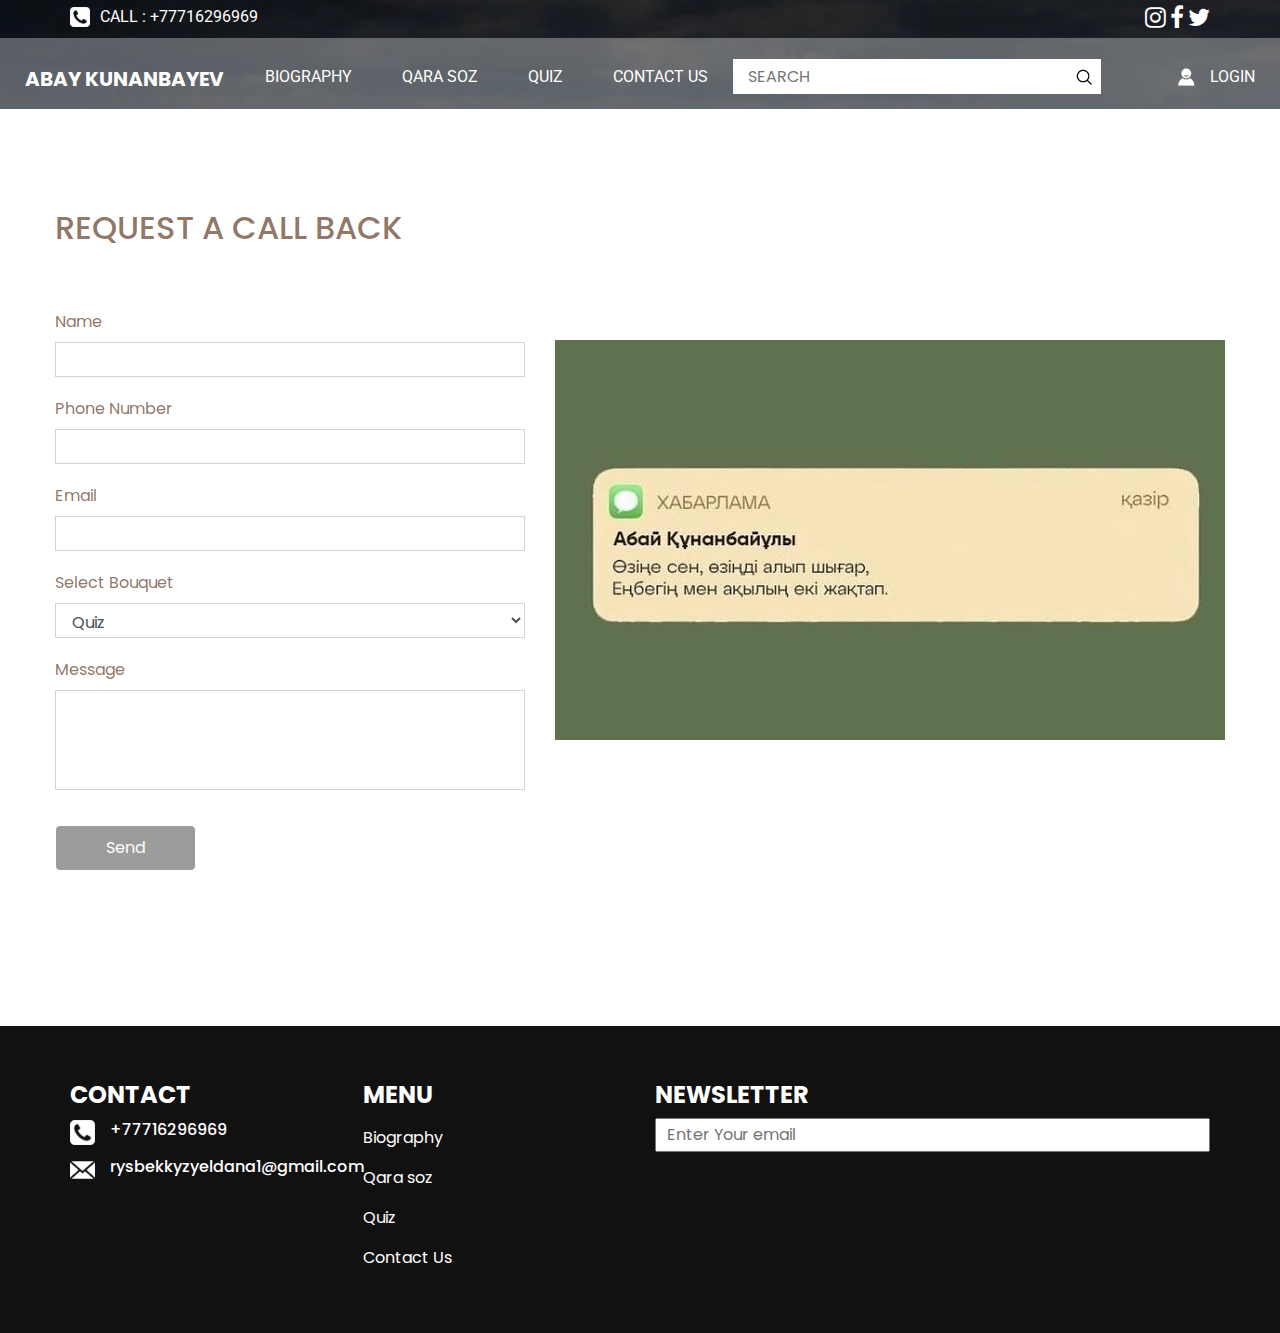
<file: webssite/medicine website html and css/medicine/contact.html>
<!DOCTYPE html>
<html>

<head>
  <!-- Basic -->
  <meta charset="utf-8" />
  <meta http-equiv="X-UA-Compatible" content="IE=edge" />
  <meta name="viewport" content="width=device-width, initial-scale=1, shrink-to-fit=no" />
  <meta name="keywords" content="" />
  <meta name="description" content="" />
  <meta name="author" content="" />

  <title>Flowers</title>

  <!-- slider stylesheet -->
  <link rel="stylesheet" type="text/css"
    href="https://cdnjs.cloudflare.com/ajax/libs/OwlCarousel2/2.1.3/assets/owl.carousel.min.css" />

  <!-- font awesome style -->
  <link rel="stylesheet" href="https://cdnjs.cloudflare.com/ajax/libs/font-awesome/4.7.0/css/font-awesome.min.css">


  <!-- bootstrap core css -->
  <link rel="stylesheet" type="text/css" href="css/bootstrap.css" />

  <!-- fonts style -->
  <link href="https://fonts.googleapis.com/css?family=Poppins:400,600,700|Roboto:400,700&display=swap" rel="stylesheet">

  <!-- Custom styles for this template -->
  <link href="css/style.css" rel="stylesheet" />
  <!-- responsive style -->
  <link href="css/responsive.css" rel="stylesheet" />
</head>

<body class="sub_page">
  <div class="hero_area">
    <!-- header section strats -->
    <header class="header_section">
      <div class="container">
        <div class="top_contact-container">
          <div class="tel_container">
            <a href="">
              <img src="images/telephone-symbol-button.png" alt=""> Call : +77716296969
            </a>
          </div>
          <div class="social-container">
            <a href="https://www.instagram.com" target="_blank"><i class="fa fa-instagram" style="font-size:24px; color:#ffff"></i></a>
            <a href="https://www.facebook.com" target="_blank"><i class="fa fa-facebook-f" style="font-size:24px; color:#ffff"></i></a>
            <a href="https://www.twitter.com" target="_blank"><i class="fa fa-twitter" style="font-size:24px; color:#ffff"></i></a>
        </div>
        </div>
      </div>
      <div class="container-fluid">
        <nav class="navbar navbar-expand-lg custom_nav-container pt-3">
          <a class="navbar-brand" href="index.html">
            <span>
              Abay Kunanbayev
            </span>
          </a>
          <button class="navbar-toggler" type="button" data-toggle="collapse" data-target="#navbarSupportedContent"
            aria-controls="navbarSupportedContent" aria-expanded="false" aria-label="Toggle navigation">
            <span class="navbar-toggler-icon"></span>
          </button>

          <div class="collapse navbar-collapse" id="navbarSupportedContent">
            <div class="d-flex  flex-column flex-lg-row align-items-center w-100 justify-content-between">
              <ul class="navbar-nav  ">
                <li class="nav-item active">
                  <a class="nav-link" href="index.html">Biography <span class="sr-only">(current)</span></a>
                </li>
                <li class="nav-item">
                  <a class="nav-link" href="about.html"> Qara soz </a>
                </li>
                <li class="nav-item">
                  <a class="nav-link" href="medicine.html"> Quiz </a>
                </li>
                <li class="nav-item">
                  <a class="nav-link" href="contact.html">Contact us</a>
                </li>
              </ul>
              <form class="form-inline ">
                <input type="search" placeholder="Search">
                <button class="btn  my-2 my-sm-0 nav_search-btn" type="submit"></button>
              </form>
              <div class="login_btn-contanier ml-0 ml-lg-5">
                <a href="">
                  <img src="images/user.png" alt="">
                  <span>
                    Login
                  </span>
                </a>
              </div>
            </div>
          </div>

        </nav>
      </div>
    </header>
    <!-- end header section -->
  </div>



  <!-- contact section -->
  <section class="contact_section layout_padding">
    <div class="container">
      <div class="row">
        <div class="custom_heading-container ">
          <h2>
            Request A call back
          </h2>
        </div>
      </div>
    </div>
    <div class="container layout_padding2">
      <div class="row">
        <div class="col-md-5">
          <div class="form_contaier">
            <form>
              <div class="form-group">
                <label for="exampleInputName1">Name</label>
                <input type="text" class="form-control" id="exampleInputName1">
              </div>
              <div class="form-group">
                <label for="exampleInputNumber1">Phone Number</label>
                <input type="text" class="form-control" id="exampleInputNumber1">
              </div>

              <div class="form-group">
                <label for="exampleInputEmail1">Email </label>
                <input type="email" class="form-control" id="exampleInputEmail1">
              </div>
              <div class="form-group ">
                <label for="inputState">Select Bouquet</label>
                <select id="inputState" class="form-control">
                  <option selected>Biography</option>
                  <option selected>Qara soz</option>
                  <option selected>Quiz</option>
                </select>
              </div>
              <div class="form-group">
                <label for="exampleInputMessage">Message</label>
                <input type="text" class="form-control" id="exampleInputMessage">
              </div>
              <button type="submit" class="">Send</button>
            </form>
          </div>
        </div>
        <div class="col-md-7">
          <div class="detail-box">
            
            
          </div>
        </div>
      </div>
    </div>
  </section>

  <!-- end contact section -->

  <!-- info section -->
  <section class="info_section layout_padding2">
    <div class="container">
      <div class="row">
        <div class="col-md-3">
          <div class="info_contact">
            <h4>
              Contact
            </h4>
            <div class="box">
              <div class="img-box">
                <img src="images/telephone-symbol-button.png" alt="">
              </div>
              <div class="detail-box">
                <h6>
                  +77716296969
                </h6>
              </div>
            </div>
            <div class="box">
              <div class="img-box">
                <img src="images/email.png" alt="">
              </div>
              <div class="detail-box">
                <h6>
                  rysbekkyzyeldana1@gmail.com
                </h6>
              </div>
            </div>
          </div>
        </div>
        <div class="col-md-3">
          <div class="info_menu">
            <h4>
              Menu
            </h4>
            <ul class="navbar-nav  ">
              <li class="nav-item active">
                <a class="nav-link" href="index.html">Biography <span class="sr-only">(current)</span></a>
              </li>
              <li class="nav-item">
                <a class="nav-link" href="about.html"> Qara soz </a>
              </li>
              <li class="nav-item">
                <a class="nav-link" href="medicine.html"> Quiz </a>
              </li>
              <li class="nav-item">
                <a class="nav-link" href="buy.html"> Contact Us </a>
              </li>
            </ul>
          </div>
        </div>
        <div class="col-md-6">
          <div class="info_news">
            <h4>
              newsletter
            </h4>
            <form action="">
              <input type="text" placeholder="Enter Your email">
              <div class="d-flex justify-content-center justify-content-md-end mt-3">
               
              </div>
            </form>
          </div>
        </div>
      </div>
    </div>
  </section>


  <!-- end info section -->

  <!-- footer section -->
  <section class="container-fluid footer_section">
    
  </section>
  <!-- footer section -->

  <script type="text/javascript" src="js/jquery-3.4.1.min.js"></script>
  <script type="text/javascript" src="js/bootstrap.js"></script>
  <script type="text/javascript" src="https://cdnjs.cloudflare.com/ajax/libs/OwlCarousel2/2.2.1/owl.carousel.min.js">
  </script>
  <script type="text/javascript">
    $(".owl-carousel").owlCarousel({
      loop: true,
      margin: 10,
      nav: true,
      navText: [],
      autoplay: true,
      responsive: {
        0: {
          items: 1
        },
        600: {
          items: 2
        },
        1000: {
          items: 4
        }
      }
    });
  </script>
  <script type="text/javascript">
    $(".owl-2").owlCarousel({
      loop: true,
      margin: 10,
      nav: true,
      navText: [],
      autoplay: true,

      responsive: {
        0: {
          items: 1
        },
        600: {
          items: 2
        },
        1000: {
          items: 4
        }
      }
    });
  </script>
</body>

</html>
</file>
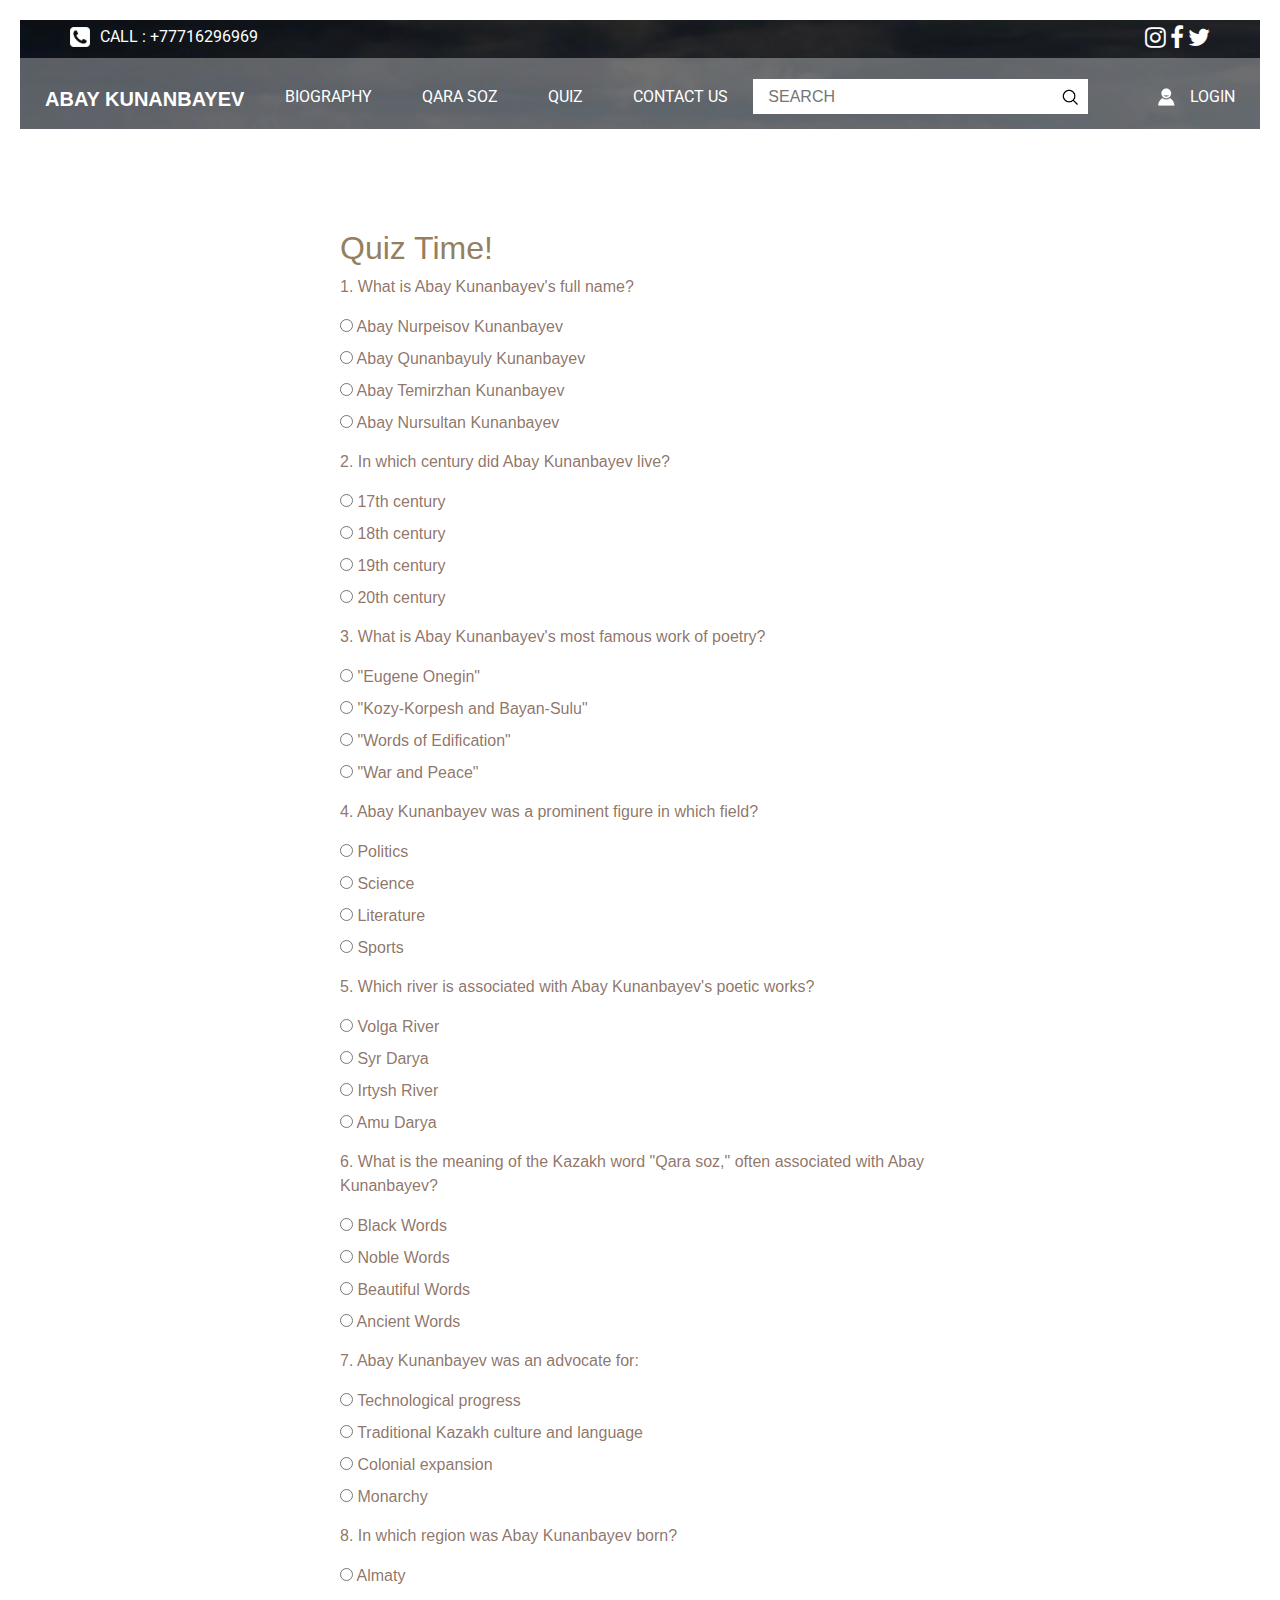
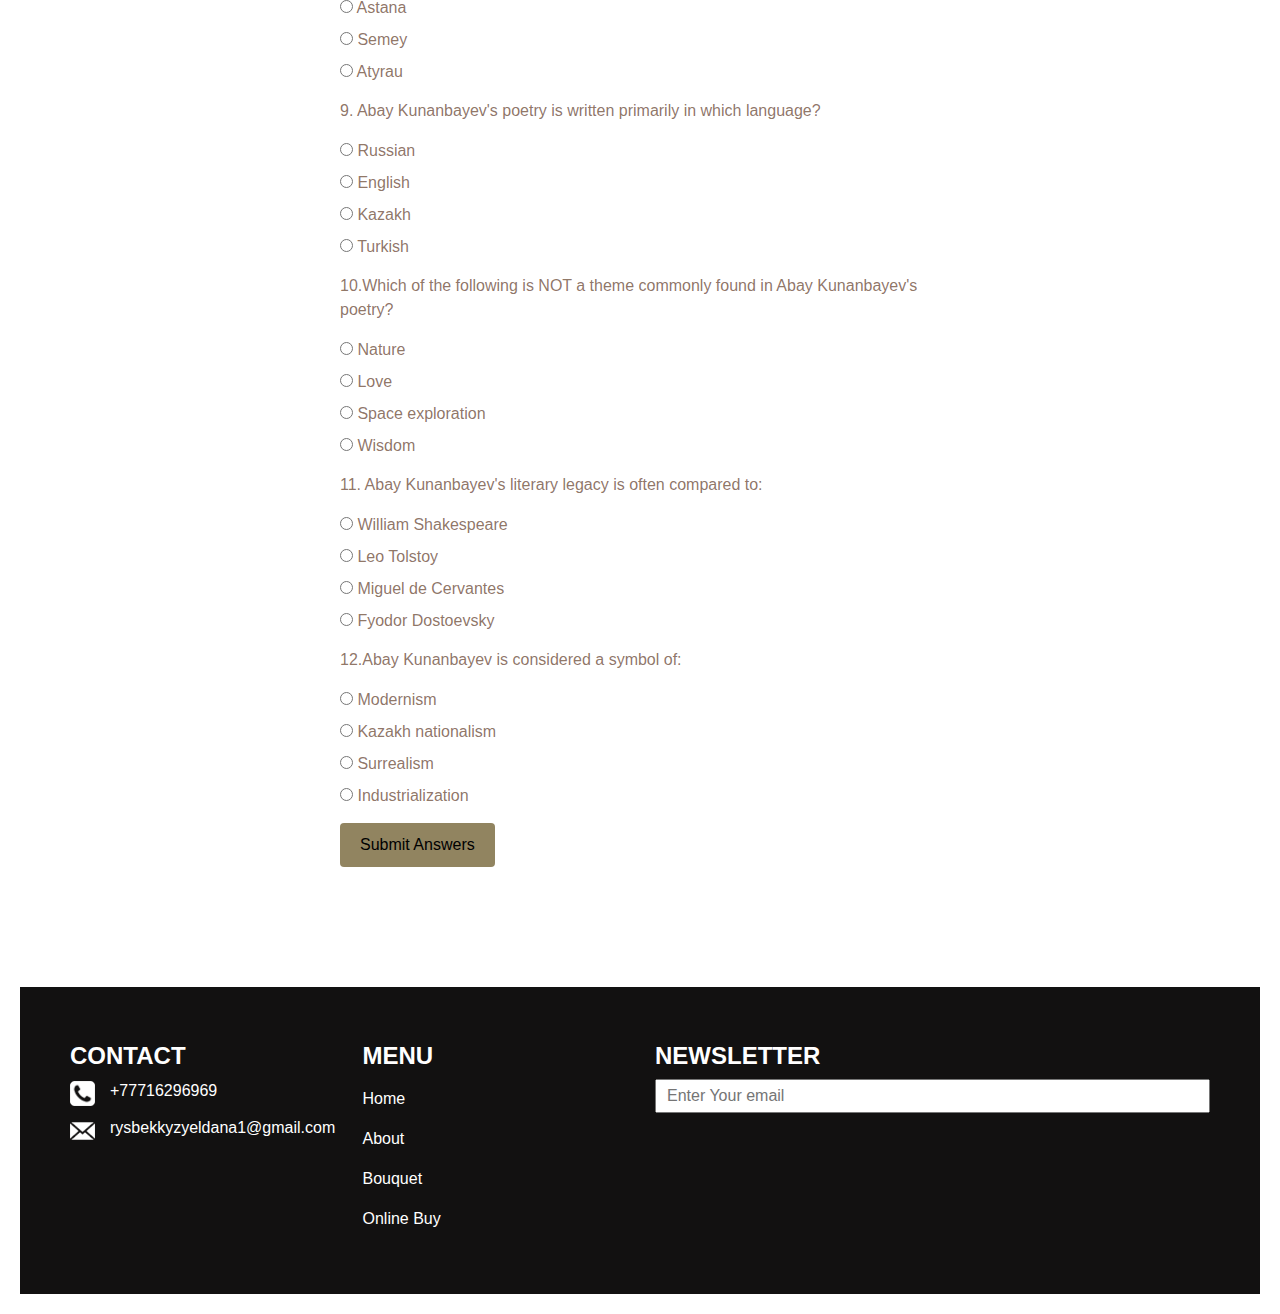
<file: webssite/medicine website html and css/medicine/medicine.html>
<!DOCTYPE html>
<html>

<head>
  <meta charset="utf-8" />
  <meta http-equiv="X-UA-Compatible" content="IE=edge" />
  <meta name="viewport" content="width=device-width, initial-scale=1, shrink-to-fit=no" />
  <meta name="keywords" content="" />
  <meta name="description" content="" />
  <meta name="author" content="" />

  <title>Abay Kunanbayev</title>

<link rel="stylesheet" href="css/animate.css">
<link rel="stylesheet" type="text/css" href="css/style.css">
<style>
  .wow:first-child {
    visibility: hidden;
  }
</style>
  <!-- slider stylesheet -->
  <link rel="stylesheet" type="text/css"
    href="https://cdnjs.cloudflare.com/ajax/libs/OwlCarousel2/2.1.3/assets/owl.carousel.min.css" />

  <!-- font awesome style -->
  <link rel="stylesheet" href="https://cdnjs.cloudflare.com/ajax/libs/font-awesome/4.7.0/css/font-awesome.min.css">


  <!-- bootstrap core css -->
  <link rel="stylesheet" type="text/css" href="css/bootstrap.css" />

  <!-- fonts style -->
  <link href="https://fonts.googleapis.com/css?family=Poppins:400,600,700|Roboto:400,700&display=swap" rel="stylesheet">

  <!-- Custom styles for this template -->
  <link href="css/style.css" rel="stylesheet" />
  <!-- responsive style -->
  <link href="css/responsive.css" rel="stylesheet" />

  

    <style>
      body {
          font-family: Arial, sans-serif;
          margin: 20px;
      }

      h2 {
          color: #957f61;
      }

      #quiz-container {
          max-width: 600px;
          margin: auto;
      }

      .question {
          margin-bottom: 15px;
      }

      .options label {
          display: block;
          margin-bottom: 8px;
      }

      #submit-btn {
          padding: 10px 20px;
          background-color: rgba(82, 61, 4, 0.635) ;
          color: rgba(82, 61, 4, 0.669)f4;
          border: none;
          border-radius: 4px;
          cursor: pointer;
      }

      #result {
          margin-top: 20px;
      }
  </style>
  </head>



  <body class="sub_page">
    <div class="hero_area">
      <!-- header section strats -->
      <header class="header_section">
       <div class="container">
         <div class="top_contact-container">
           <div class="tel_container">
             <a href="">
               <img src="images/telephone-symbol-button.png" alt=""> Call : +77716296969
             </a>
           </div>
           <div class="social-container">
             <a href="https://www.instagram.com" target="_blank"><i class="fa fa-instagram" style="font-size:24px; color:#ffff"></i></a>
             <a href="https://www.facebook.com" target="_blank"><i class="fa fa-facebook-f" style="font-size:24px; color:#ffff"></i></a>
             <a href="https://www.twitter.com" target="_blank"><i class="fa fa-twitter" style="font-size:24px; color:#ffff"></i></a>
         </div>
         
          </div>
        </div>
        <div class="container-fluid">
          <nav class="navbar navbar-expand-lg custom_nav-container pt-3">
            <a class="navbar-brand" href="index.html">
              <span>
                Abay Kunanbayev
              </span>
            </a>
            <button class="navbar-toggler" type="button" data-toggle="collapse" data-target="#navbarSupportedContent"
              aria-controls="navbarSupportedContent" aria-expanded="false" aria-label="Toggle navigation">
              <span class="navbar-toggler-icon"></span>
            </button>
  
            <div class="collapse navbar-collapse" id="navbarSupportedContent">
              <div class="d-flex  flex-column flex-lg-row align-items-center w-100 justify-content-between">
                <ul class="navbar-nav  ">
                  <li class="nav-item active">
                    <li class="nav-item active">
                      <a class="nav-link" href="index.html">Biography<span class="sr-only">(current)</span></a>
                    </li>
                  <li class="nav-item">
                    <a class="nav-link" href="about.html"> Qara soz </a>
                  </li>
                  <li class="nav-item">
                    <a class="nav-link" href="medicine.html"> Quiz </a>
                  </li>
                  <li class="nav-item">
                    <a class="nav-link" href="contact.html">Contact us</a>
                  </li>
                </ul>
                <form class="form-inline ">
                  <input type="search" placeholder="Search">
                  <button class="btn  my-2 my-sm-0 nav_search-btn" type="submit"></button>
                </form>
                <div class="login_btn-contanier ml-0 ml-lg-5">
                  <a href="">
                    <img src="images/user.png" alt="">
                    <span>
                      Login
                    </span>
                  </a>
                </div>
              </div>
            </div>
  
          </nav>
        </div>
      </header>
      <!-- end header section -->
    </div>
  


    <section class="quiz_section layout_padding">
    <div id="quiz-container">
      <h2>Quiz Time!</h2>
      <div class="question">
        <p>1. What is Abay Kunanbayev's full name?</p>
        <div class="options">
            <label><input type="radio" name="q1" value="Abay Nurpeisov Kunanbayev"> Abay Nurpeisov Kunanbayev</label>
            <label><input type="radio" name="q1" value="Abay Qunanbayuly Kunanbayev"> Abay Qunanbayuly Kunanbayev</label>
            <label><input type="radio" name="q1" value="Abay Temirzhan Kunanbayev"> Abay Temirzhan Kunanbayev</label>
            <label><input type="radio" name="q1" value="Abay Nursultan Kunanbayev"> Abay Nursultan Kunanbayev</label>
        </div>
      </div>

      <div class="question">
        <p>2. In which century did Abay Kunanbayev live?</p>
        <div class="options">
            <label><input type="radio" name="q2" value="17th century "> 17th century</label>
            <label><input type="radio" name="q2" value="18th century"> 18th century</label>
            <label><input type="radio" name="q2" value="19th century"> 19th century</label>
            <label><input type="radio" name="q2" value="20th century"> 20th century</label>
        </div>
      </div>

      <div class="question">
        <p>3. What is Abay Kunanbayev's most famous work of poetry?</p>
        <div class="options">
            <label><input type="radio" name="q3" value="Eugene Onegin"> "Eugene Onegin"</label>
            <label><input type="radio" name="q3" value="Kozy-Korpesh and Bayan-Sulu"> "Kozy-Korpesh and Bayan-Sulu"</label>
            <label><input type="radio" name="q3" value="Words of Edification"> "Words of Edification"</label>
            <label><input type="radio" name="q3" value="War and Peace"> "War and Peace"</label>
        </div>
      </div>

      <div class="question">
        <p>4. Abay Kunanbayev was a prominent figure in which field?</p>
        <div class="options">
            <label><input type="radio" name="q4" value="Politics">  Politics</label>
            <label><input type="radio" name="q4" value="Science"> Science</label>
            <label><input type="radio" name="q4" value="Literature"> Literature</label>
            <label><input type="radio" name="q4" value="Sports"> Sports</label>
        </div>
      </div>

      <div class="question">
        <p>5. Which river is associated with Abay Kunanbayev's poetic works?</p>
        <div class="options">
            <label><input type="radio" name="q5" value="Volga River"> Volga River</label>
            <label><input type="radio" name="q5" value="Syr Darya"> Syr Darya</label>
            <label><input type="radio" name="q5" value="Irtysh River"> Irtysh River</label>
            <label><input type="radio" name="q5" value="Amu Darya"> Amu Darya</label>
        </div>
      </div>

      <div class="question">
        <p>6. What is the meaning of the Kazakh word "Qara soz," often associated with Abay Kunanbayev?</p>
        <div class="options">
            <label><input type="radio" name="q6" value="Black Words"> Black Words</label>
            <label><input type="radio" name="q6" value="Noble Words"> Noble Words</label>
            <label><input type="radio" name="q6" value="Beautiful Words"> Beautiful Words</label>
            <label><input type="radio" name="q6" value="Ancient Words"> Ancient Words</label>
        </div>
      </div>

      <div class="question">
        <p>7. Abay Kunanbayev was an advocate for:</p>
        <div class="options">
            <label><input type="radio" name="q7" value="Technological progress"> Technological progress</label>
            <label><input type="radio" name="q7" value="Traditional Kazakh culture and language"> Traditional Kazakh culture and language</label>
            <label><input type="radio" name="q7" value="Colonial expansion"> Colonial expansion </label>
            <label><input type="radio" name="q7" value="Monarchy"> Monarchy</label>
        </div>
      </div>

      <div class="question">
        <p>8. In which region was Abay Kunanbayev born?</p>
        <div class="options">
            <label><input type="radio" name="q8" value="Almaty"> Almaty</label>
            <label><input type="radio" name="q8" value=" Astana">  Astana</label>
            <label><input type="radio" name="q8" value=" Semey"> Semey</label>
            <label><input type="radio" name="q8" value="Atyrau"> Atyrau</label>
        </div>
      </div>

      <div class="question">
        <p>9. Abay Kunanbayev's poetry is written primarily in which language?</p>
        <div class="options">
            <label><input type="radio" name="q9" value="Russian"> Russian </label>
            <label><input type="radio" name="q9" value="English"> English</label>
            <label><input type="radio" name="q9" value="Kazakh"> Kazakh</label>
            <label><input type="radio" name="q9" value="Turkish"> Turkish</label>
        </div>
      </div>

      <div class="question">
        <p>10.Which of the following is NOT a theme commonly found in Abay Kunanbayev's poetry?</p>
        <div class="options">
            <label><input type="radio" name="q10" value="Nature"> Nature</label>
            <label><input type="radio" name="q10" value="Love"> Love</label>
            <label><input type="radio" name="q10" value="Space exploration"> Space exploration</label>
            <label><input type="radio" name="q10" value="Wisdom"> Wisdom</label>
        </div>
      </div>

      <div class="question">
        <p>11. Abay Kunanbayev's literary legacy is often compared to:</p>
        <div class="options">
            <label><input type="radio" name="q11" value=" William Shakespeare">  William Shakespeare</label>
            <label><input type="radio" name="q11" value=" Leo Tolstoy ">  Leo Tolstoy </label>
            <label><input type="radio" name="q11" value="Miguel de Cervantes "> Miguel de Cervantes </label>
            <label><input type="radio" name="q11" value=" Fyodor Dostoevsky">  Fyodor Dostoevsky</label>
        </div>
      </div>

      <div class="question">
        <p>12.Abay Kunanbayev is considered a symbol of:</p>
        <div class="options">
            <label><input type="radio" name="q12" value="Modernismy"> Modernism</label>
            <label><input type="radio" name="q12" value="Kazakh nationalism"> Kazakh nationalism</label>
            <label><input type="radio" name="q12" value="Surrealism"> Surrealism</label>
            <label><input type="radio" name="q12" value="Industrialization"> Industrialization</label>
        </div>
      </div>
  
      <button id="submit-btn" onclick="submitQuiz()">Submit Answers</button>
      
  
      <div id="result"></div>
    </div>
  
    <script>
      function submitQuiz() {
          var score = 0;
          var correctAnswers = [];
  
          // Question 1
          var q1Answer = document.querySelector('input[name="q1"]:checked');
            if (q1Answer && q1Answer.value === "Abay Qunanbayuly Kunanbayev") {
                score += 1;
            }
            correctAnswers.push("1. Abay Qunanbayuly Kunanbayev");
    
            // Question 2
            var q2Answer = document.querySelector('input[name="q2"]:checked');
            if (q2Answer && q2Answer.value === "19th century") {
                score += 1;
            }
            correctAnswers.push("2. 19th century");

            //Q3
            var q3Answer = document.querySelector('input[name="q3"]:checked');
            if (q3Answer && q3Answer.value === "Words of Edification") {
                score += 1;
            }
            correctAnswers.push("3. Words of Edification");
            
            //Q4
            var q4Answer = document.querySelector('input[name="q4"]:checked');
            if (q4Answer && q4Answer.value === "Literature") {
                score += 1;
            }
            correctAnswers.push("4. Literature");
    
            //Q5
            var q5Answer = document.querySelector('input[name="q5"]:checked');
            if (q5Answer && q5Answer.value === "Irtysh River") {
                score += 1;
            }
            correctAnswers.push("5. Irtysh River");
    
            //Q6
            var q6Answer = document.querySelector('input[name="q6"]:checked');
            if (q6Answer && q6Answer.value === "Noble Words") {
                score += 1;
            }
            correctAnswers.push("6. Noble Words");
    
            //Q7
            var q7Answer = document.querySelector('input[name="q7"]:checked');
            if (q7Answer && q7Answer.value === "Traditional Kazakh culture and language") {
                score += 1;
            }
            correctAnswers.push("7. Traditional Kazakh culture and language");
    
            //Q8
            var q8Answer = document.querySelector('input[name="q8"]:checked');
            if (q8Answer && q8Answer.value === "Semey") {
                score += 1;
            }
            correctAnswers.push("8. Semey");
    
            //Q9
            var q9Answer = document.querySelector('input[name="q9"]:checked');
            if (q9Answer && q9Answer.value === "Kazakh") {
                score += 1;
            }
            correctAnswers.push("9. Kazakh");
    
            //Q10
            var q10Answer = document.querySelector('input[name="q10"]:checked');
            if (q10Answer && q10Answer.value === "Wisdom") {
                score += 1;
            }
            correctAnswers.push("10. Wisdom");
    
            //Q11
            var q11Answer = document.querySelector('input[name="q11"]:checked');
            if (q11Answer && q11Answer.value === "William Shakespeare") {
                score += 1;
            }
            correctAnswers.push("11.William Shakespeare");
    
            //Q12
            var q12Answer = document.querySelector('input[name="q12"]:checked');
            if (q12Answer && q12Answer.value === "Kazakh nationalism") {
                score += 1;
            }
            correctAnswers.push("12. Kazakh nationalism");
    
            // Display the result
            var resultContainer = document.getElementById("result");
            resultContainer.innerHTML = "Your score is: " + score + "/12<br>Correct Answers:<br>" + correctAnswers.join("<br>");
        
      }
    </script>
    </section>


     <!-- info section -->
  <section class="info_section layout_padding2">
    <div class="container">
      <div class="row">
        <div class="col-md-3">
          <div class="info_contact">
            <h4>
              Contact
            </h4>
            <div class="box">
              <div class="img-box">
                <img src="images/telephone-symbol-button.png" alt="">
              </div>
              <div class="detail-box">
                <h6>
                  +77716296969
                </h6>
              </div>
            </div>
            <div class="box">
              <div class="img-box">
                <img src="images/email.png" alt="">
              </div>
              <div class="detail-box">
                <h6>
                  rysbekkyzyeldana1@gmail.com
                </h6>
              </div>
            </div>
          </div>
        </div>
        <div class="col-md-3">
          <div class="info_menu">
            <h4>
              Menu
            </h4>
            <ul class="navbar-nav  ">
              <li class="nav-item active">
                <a class="nav-link" href="index.html">Home <span class="sr-only">(current)</span></a>
              </li>
              <li class="nav-item">
                <a class="nav-link" href="about.html"> About </a>
              </li>
              <li class="nav-item">
                <a class="nav-link" href="medicine.html"> Bouquet</a>
              </li>
              <li class="nav-item">
                <a class="nav-link" href="buy.html"> Online Buy </a>
              </li>
            </ul>
          </div>
        </div>
        <div class="col-md-6">
          <div class="info_news">
            <h4>
              newsletter
            </h4>
            <form action="">
              <input type="text" placeholder="Enter Your email">
              <div class="d-flex justify-content-center justify-content-md-end mt-3">
                
              </div>
            </form>
          </div>
        </div>
      </div>
    </div>
  </section>


  <!-- end info section -->
      <!-- footer section -->
      <section class="container-fluid footer_section">
        
      </section>
      <!-- footer section -->
    
      <script type="text/javascript" src="C:\Users\UlsayaPC\Desktop\final\js\jquery.js"></script>
      <script type="text/javascript" src="C:\Users\UlsayaPC\Desktop\final\js\bootstrap.js"></script>
      <script type="text/javascript" src="https://cdnjs.cloudflare.com/ajax/libs/OwlCarousel2/2.2.1/owl.carousel.min.js">
      </script>
      <script type="text/javascript">
        $(".owl-carousel").owlCarousel({
          loop: true,
          margin: 10,
          nav: true,
          navText: [],
          autoplay: true,
          responsive: {
            0: {
              items: 1
            },
            600: {
              items: 2
            },
            1000: {
              items: 4
            }
          }
        });
      </script>
      <script type="text/javascript">
        $(".owl-2").owlCarousel({
          loop: true,
          margin: 10,
          nav: true,
          navText: [],
          autoplay: true,
    
          responsive: {
            0: {
              items: 1
            },
            600: {
              items: 2
            },
            1000: {
              items: 4
            }
          }
        });
      </script>
    </body>
    
    </html>
</file>
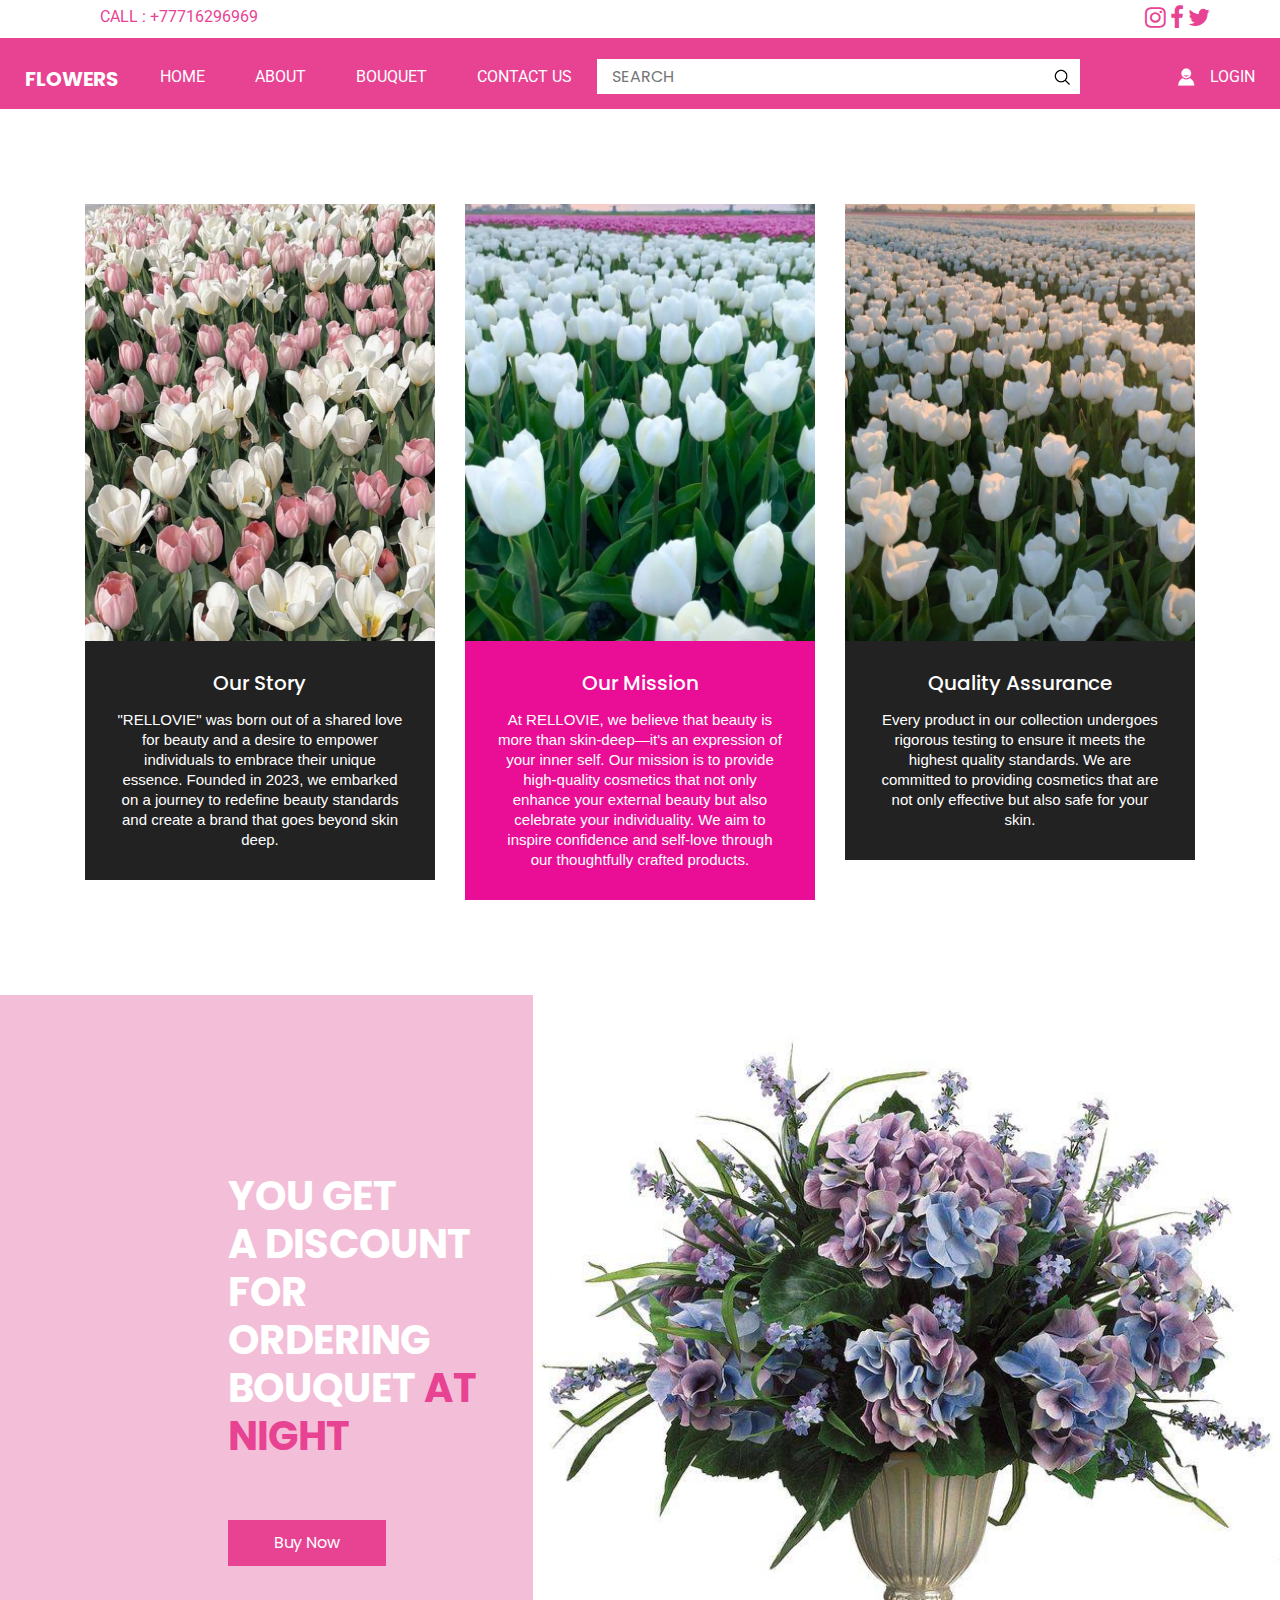
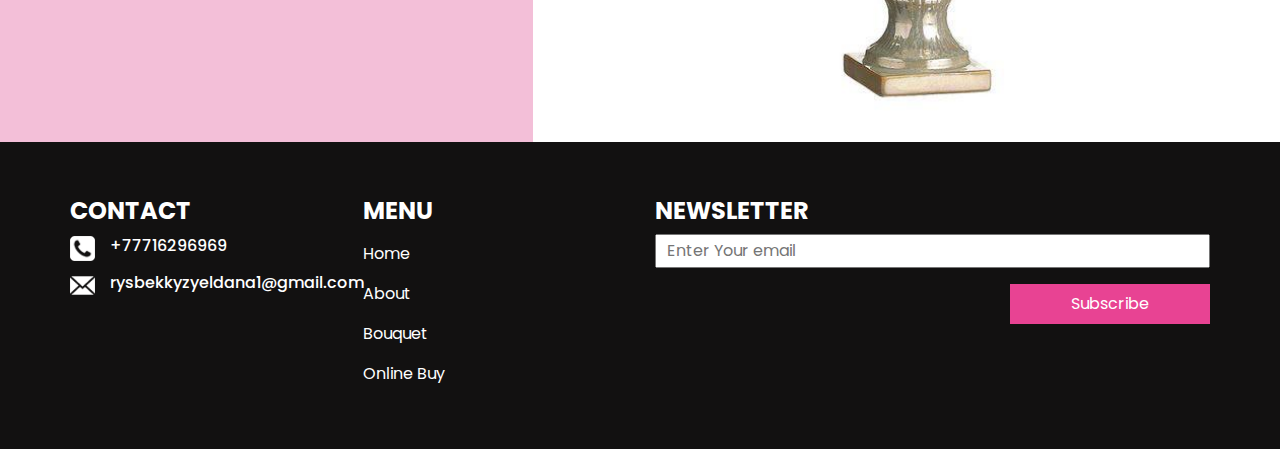
<file: assignment4/webssite/medicine website html and css/medicine/about.html>
<!DOCTYPE html>
<html>

<head>
  <meta charset="utf-8" />
  <meta http-equiv="X-UA-Compatible" content="IE=edge" />
  <meta name="viewport" content="width=device-width, initial-scale=1, shrink-to-fit=no" />
  <meta name="keywords" content="" />
  <meta name="description" content="" />
  <meta name="author" content="" />

  <title>Medicine</title>

<link rel="stylesheet" href="css/animate.css">
<link rel="stylesheet" type="text/css" href="css/style.css">
<style>
  .wow:first-child {
    visibility: hidden;
  }
</style>
  <!-- slider stylesheet -->
  <link rel="stylesheet" type="text/css"
    href="https://cdnjs.cloudflare.com/ajax/libs/OwlCarousel2/2.1.3/assets/owl.carousel.min.css" />

  <!-- font awesome style -->
  <link rel="stylesheet" href="https://cdnjs.cloudflare.com/ajax/libs/font-awesome/4.7.0/css/font-awesome.min.css">


  <!-- bootstrap core css -->
  <link rel="stylesheet" type="text/css" href="css/bootstrap.css" />

  <!-- fonts style -->
  <link href="https://fonts.googleapis.com/css?family=Poppins:400,600,700|Roboto:400,700&display=swap" rel="stylesheet">

  <!-- Custom styles for this template -->
  <link href="css/style.css" rel="stylesheet" />
  <!-- responsive style -->
  <link href="css/responsive.css" rel="stylesheet" />
  
  <audio id="buyNowAudio" hidden>
    <source src="flowers.mp3" type="audio/mp3">
    Your browser does not support the audio element.
  </audio>
</head>

<body class="sub_page">
  <div class="hero_area">
    <!-- header section strats -->
    <header class="header_section">
     <div class="container">
       <div class="top_contact-container">
         <div class="tel_container">
           <a href="">
             <img src="images/telephone-symbol-button.png" alt=""> Call : +77716296969
           </a>
         </div>
         <div class="social-container">
           <a href="https://www.instagram.com" target="_blank"><i class="fa fa-instagram" style="font-size:24px; color:#e84393"></i></a>
           <a href="https://www.facebook.com" target="_blank"><i class="fa fa-facebook-f" style="font-size:24px; color:#e84393"></i></a>
           <a href="https://www.twitter.com" target="_blank"><i class="fa fa-twitter" style="font-size:24px; color:#e84393"></i></a>
       </div>
       
        </div>
      </div>
      <div class="container-fluid">
        <nav class="navbar navbar-expand-lg custom_nav-container pt-3">
          <a class="navbar-brand" href="index.html">
            <span>
              Flowers
            </span>
          </a>
          <button class="navbar-toggler" type="button" data-toggle="collapse" data-target="#navbarSupportedContent"
            aria-controls="navbarSupportedContent" aria-expanded="false" aria-label="Toggle navigation">
            <span class="navbar-toggler-icon"></span>
          </button>

          <div class="collapse navbar-collapse" id="navbarSupportedContent">
            <div class="d-flex  flex-column flex-lg-row align-items-center w-100 justify-content-between">
              <ul class="navbar-nav  ">
                <li class="nav-item active">
                  <li class="nav-item active">
                    <a class="nav-link" href="index.html">Home <span class="sr-only">(current)</span></a>
                  </li>
                <li class="nav-item">
                  <a class="nav-link" href="about.html"> About </a>
                </li>
                <li class="nav-item">
                  <a class="nav-link" href="medicine.html"> Bouquet </a>
                </li>
                <li class="nav-item">
                  <a class="nav-link" href="contact.html">Contact us</a>
                </li>
              </ul>
              <form class="form-inline ">
                <input type="search" placeholder="Search">
                <button class="btn  my-2 my-sm-0 nav_search-btn" type="submit"></button>
              </form>
              <div class="login_btn-contanier ml-0 ml-lg-5">
                <a href="">
                  <img src="images/user.png" alt="">
                  <span>
                    Login
                  </span>
                </a>
              </div>
            </div>
          </div>

        </nav>
      </div>
    </header>
    <!-- end header section -->
  </div>


<!-- Start About -->
<section class="about" id="about">
  <div class="container">
      <div class="content">
           <div class="box wow bounceInUp">
               <div class="inner">
                   <div class="img">
                       <img src="images/ab1.jpg" alt="about" class="img-fluid" />
                   </div>
                   <div class="text">
                       <h4>Our story</h4>
                       <p>"RELLOVIE" was born out of a shared love for beauty and a desire to empower individuals to embrace their unique essence. Founded in 2023, we embarked on a journey to redefine beauty standards and create a brand that goes beyond skin deep.</p>
                   </div>
               </div>
           </div>
           <div class="box wow bounceInUp" data-wow-delay="0.2s">
               <div class="inner">
                   <div class="img">
                       <img src="images/ab3.jpg" alt="about" class="img-fluid" />
                   </div>
                   <div class="text">
                       <h4>Our Mission</h4>
                       <p>At RELLOVIE, we believe that beauty is more than skin-deep—it's an expression of your inner self. Our mission is to provide high-quality cosmetics that not only enhance your external beauty but also celebrate your individuality. We aim to inspire confidence and self-love through our thoughtfully crafted products.</p>
                   </div>
               </div>
           </div>
           <div class="box wow bounceInUp" data-wow-delay="0.4s">
               <div class="inner">
                   <div class="img">
                       <img src="images/ab2.jpg" alt="about" class="img-fluid" />
                   </div>
                   <div class="text">
                       <h4>Quality Assurance</h4>
                       <p>Every product in our collection undergoes rigorous testing to ensure it meets the highest quality standards. We are committed to providing cosmetics that are not only effective but also safe for your skin.</p>
                   </div>
               </div>
           </div>
      </div>
  </div>
</section>
<!-- End About -->
<!-- jquery -->

<script src="https://ajax.googleapis.com/ajax/libs/jquery/3.4.1/jquery.min.js"></script>
<script>
  $(document).ready(function(){

    $(".ham-burger, .nav ul li a").click(function(){
     
      $(".nav").toggleClass("open")

      $(".ham-burger").toggleClass("active");
    })      
    $(".accordian-container").click(function(){
      $(".accordian-container").children(".body").slideUp();
      $(".accordian-container").removeClass("active")
      $(".accordian-container").children(".head").children("span").removeClass("fa-angle-down").addClass("fa-angle-up")
      $(this).children(".body").slideDown();
      $(this).addClass("active")
      $(this).children(".head").children("span").removeClass("fa-angle-up").addClass("fa-angle-down")
    })

     $(".nav ul li a, .go-down").click(function(event){
       if(this.hash !== ""){

            event.preventDefault();

            var hash=this.hash; 

            $('html,body').animate({
              scrollTop:$(hash).offset().top
            },800 , function(){
               window.location.hash=hash;
            });

            // add active class in navigation
            $(".nav ul li a").removeClass("active")
            $(this).addClass("active")
       }
    })
})

</script>
<script src="js/wow.min.js"></script>
<script>
  wow = new WOW(
    {
      animateClass: 'animated',
      offset:       0,
    }
  );
  wow.init();
</script>

  <!-- discount section -->

  <section class="discount_section">
    <div class="container-fluid">
      <div class="row">
        <div class="col-lg-3 col-md-5 offset-md-2">
          <div class="detail-box">
            <h2>
              You get <br>
              a discount for <br>
              ordering bouquet
              <span>
                at night
                
              </span>

            </h2>
            <p>
             
            </p>
            <div>
              <a href="#" onclick="playAudio()">Buy Now</a>
            </div>
          </div>
        </div>
        <div class="col-lg-7 col-md-5">
          <div class="img-box">
            <img src="images/img-6.jpg" alt="">
          </div>
        </div>
      </div>
    </div>
  </section>


  <!-- end discount section -->

  <!-- info section -->
  <section class="info_section layout_padding2">
    <div class="container">
      <div class="row">
        <div class="col-md-3">
          <div class="info_contact">
            <h4>
              Contact
            </h4>
            <div class="box">
              <div class="img-box">
                <img src="images/telephone-symbol-button.png" alt="">
              </div>
              <div class="detail-box">
                <h6>
                  +77716296969
                </h6>
              </div>
            </div>
            <div class="box">
              <div class="img-box">
                <img src="images/email.png" alt="">
              </div>
              <div class="detail-box">
                <h6>
                  rysbekkyzyeldana1@gmail.com
                </h6>
              </div>
            </div>
          </div>
        </div>
        <div class="col-md-3">
          <div class="info_menu">
            <h4>
              Menu
            </h4>
            <ul class="navbar-nav  ">
              <li class="nav-item active">
                <a class="nav-link" href="index.html">Home <span class="sr-only">(current)</span></a>
              </li>
              <li class="nav-item">
                <a class="nav-link" href="about.html"> About </a>
              </li>
              <li class="nav-item">
                <a class="nav-link" href="medicine.html"> Bouquet</a>
              </li>
              <li class="nav-item">
                <a class="nav-link" href="buy.html"> Online Buy </a>
              </li>
            </ul>
          </div>
        </div>
        <div class="col-md-6">
          <div class="info_news">
            <h4>
              newsletter
            </h4>
            <form action="">
              <input type="text" placeholder="Enter Your email">
              <div class="d-flex justify-content-center justify-content-md-end mt-3">
                <button>
                  Subscribe
                </button>
              </div>
            </form>
          </div>
        </div>
      </div>
    </div>
  </section>


  <!-- end info section -->

  <!-- footer section -->
  <section class="container-fluid footer_section">
   
  </section>
  <!-- footer section -->

  <script type="text/javascript" src="js/jquery-3.4.1.min.js"></script>
  <script type="text/javascript" src="js/bootstrap.js"></script>
  <script type="text/javascript" src="https://cdnjs.cloudflare.com/ajax/libs/OwlCarousel2/2.2.1/owl.carousel.min.js">
  </script>
  <script type="text/javascript">
    $(".owl-carousel").owlCarousel({
      loop: true,
      margin: 10,
      nav: true,
      navText: [],
      autoplay: true,
      responsive: {
        0: {
          items: 1
        },
        600: {
          items: 2
        },
        1000: {
          items: 4
        }
      }
    });
  function playAudio() {
    var audio = document.getElementById("buyNowAudio");
    audio.play();
  }


  </script>
  
  <!-- jquery -->

  <script src="https://ajax.googleapis.com/ajax/libs/jquery/3.4.1/jquery.min.js"></script>
  <script>
      $(document).ready(function(){
  
        $(".ham-burger, .nav ul li a").click(function(){
         
          $(".nav").toggleClass("open")
  
          $(".ham-burger").toggleClass("active");
        })      
        $(".accordian-container").click(function(){
          $(".accordian-container").children(".body").slideUp();
          $(".accordian-container").removeClass("active")
          $(".accordian-container").children(".head").children("span").removeClass("fa-angle-down").addClass("fa-angle-up")
          $(this).children(".body").slideDown();
          $(this).addClass("active")
          $(this).children(".head").children("span").removeClass("fa-angle-up").addClass("fa-angle-down")
        })
  
         $(".nav ul li a, .go-down").click(function(event){
           if(this.hash !== ""){
  
                event.preventDefault();
  
                var hash=this.hash; 
  
                $('html,body').animate({
                  scrollTop:$(hash).offset().top
                },800 , function(){
                   window.location.hash=hash;
                });
  
                // add active class in navigation
                $(".nav ul li a").removeClass("active")
                $(this).addClass("active")
           }
        })
  })
  
  </script>
  <script src="js/wow.min.js"></script>
  <script>
      wow = new WOW(
        {
          animateClass: 'animated',
          offset:       0,
        }
      );
      wow.init();
    </script>
</body>

</html>
</file>
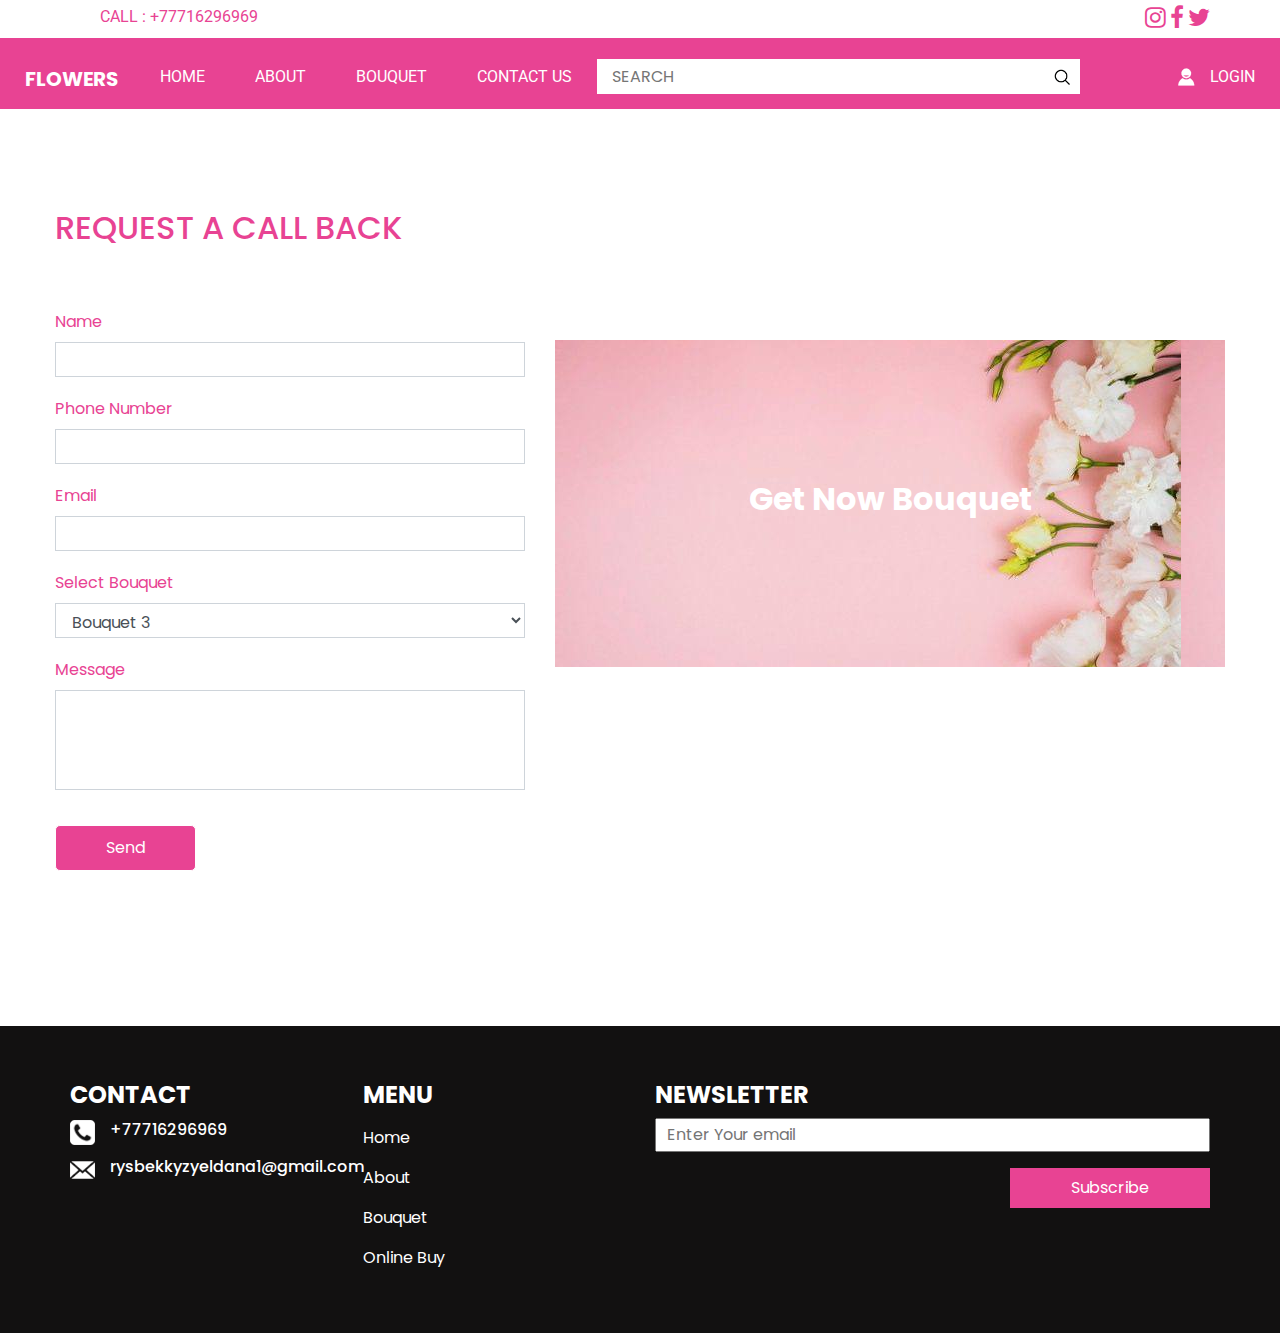
<file: assignment4/webssite/medicine website html and css/medicine/contact.html>
<!DOCTYPE html>
<html>

<head>
  <!-- Basic -->
  <meta charset="utf-8" />
  <meta http-equiv="X-UA-Compatible" content="IE=edge" />
  <meta name="viewport" content="width=device-width, initial-scale=1, shrink-to-fit=no" />
  <meta name="keywords" content="" />
  <meta name="description" content="" />
  <meta name="author" content="" />

  <title>Flowers</title>

  <!-- slider stylesheet -->
  <link rel="stylesheet" type="text/css"
    href="https://cdnjs.cloudflare.com/ajax/libs/OwlCarousel2/2.1.3/assets/owl.carousel.min.css" />

  <!-- font awesome style -->
  <link rel="stylesheet" href="https://cdnjs.cloudflare.com/ajax/libs/font-awesome/4.7.0/css/font-awesome.min.css">


  <!-- bootstrap core css -->
  <link rel="stylesheet" type="text/css" href="css/bootstrap.css" />

  <!-- fonts style -->
  <link href="https://fonts.googleapis.com/css?family=Poppins:400,600,700|Roboto:400,700&display=swap" rel="stylesheet">

  <!-- Custom styles for this template -->
  <link href="css/style.css" rel="stylesheet" />
  <!-- responsive style -->
  <link href="css/responsive.css" rel="stylesheet" />
</head>

<body class="sub_page">
  <div class="hero_area">
    <!-- header section strats -->
    <header class="header_section">
      <div class="container">
        <div class="top_contact-container">
          <div class="tel_container">
            <a href="">
              <img src="images/telephone-symbol-button.png" alt=""> Call : +77716296969
            </a>
          </div>
          <div class="social-container">
            <a href="https://www.instagram.com" target="_blank"><i class="fa fa-instagram" style="font-size:24px; color:#e84393"></i></a>
            <a href="https://www.facebook.com" target="_blank"><i class="fa fa-facebook-f" style="font-size:24px; color:#e84393"></i></a>
            <a href="https://www.twitter.com" target="_blank"><i class="fa fa-twitter" style="font-size:24px; color:#e84393"></i></a>
        </div>
        </div>
      </div>
      <div class="container-fluid">
        <nav class="navbar navbar-expand-lg custom_nav-container pt-3">
          <a class="navbar-brand" href="index.html">
            <span>
              Flowers
            </span>
          </a>
          <button class="navbar-toggler" type="button" data-toggle="collapse" data-target="#navbarSupportedContent"
            aria-controls="navbarSupportedContent" aria-expanded="false" aria-label="Toggle navigation">
            <span class="navbar-toggler-icon"></span>
          </button>

          <div class="collapse navbar-collapse" id="navbarSupportedContent">
            <div class="d-flex  flex-column flex-lg-row align-items-center w-100 justify-content-between">
              <ul class="navbar-nav  ">
                <li class="nav-item active">
                  <a class="nav-link" href="index.html">Home <span class="sr-only">(current)</span></a>
                </li>
                <li class="nav-item">
                  <a class="nav-link" href="about.html"> About </a>
                </li>
                <li class="nav-item">
                  <a class="nav-link" href="medicine.html"> Bouquet </a>
                </li>
                <li class="nav-item">
                  <a class="nav-link" href="contact.html">Contact us</a>
                </li>
              </ul>
              <form class="form-inline ">
                <input type="search" placeholder="Search">
                <button class="btn  my-2 my-sm-0 nav_search-btn" type="submit"></button>
              </form>
              <div class="login_btn-contanier ml-0 ml-lg-5">
                <a href="">
                  <img src="images/user.png" alt="">
                  <span>
                    Login
                  </span>
                </a>
              </div>
            </div>
          </div>

        </nav>
      </div>
    </header>
    <!-- end header section -->
  </div>



  <!-- contact section -->
  <section class="contact_section layout_padding">
    <div class="container">
      <div class="row">
        <div class="custom_heading-container ">
          <h2>
            Request A call back
          </h2>
        </div>
      </div>
    </div>
    <div class="container layout_padding2">
      <div class="row">
        <div class="col-md-5">
          <div class="form_contaier">
            <form>
              <div class="form-group">
                <label for="exampleInputName1">Name</label>
                <input type="text" class="form-control" id="exampleInputName1">
              </div>
              <div class="form-group">
                <label for="exampleInputNumber1">Phone Number</label>
                <input type="text" class="form-control" id="exampleInputNumber1">
              </div>

              <div class="form-group">
                <label for="exampleInputEmail1">Email </label>
                <input type="email" class="form-control" id="exampleInputEmail1">
              </div>
              <div class="form-group ">
                <label for="inputState">Select Bouquet</label>
                <select id="inputState" class="form-control">
                  <option selected>Bouquet 1</option>
                  <option selected>Bouquet 2</option>
                  <option selected>Bouquet 3</option>
                </select>
              </div>
              <div class="form-group">
                <label for="exampleInputMessage">Message</label>
                <input type="text" class="form-control" id="exampleInputMessage">
              </div>
              <button type="submit" class="">Send</button>
            </form>
          </div>
        </div>
        <div class="col-md-7">
          <div class="detail-box">
            <h3>
              Get Now Bouquet
            </h3>
            
          </div>
        </div>
      </div>
    </div>
  </section>

  <!-- end contact section -->

  <!-- info section -->
  <section class="info_section layout_padding2">
    <div class="container">
      <div class="row">
        <div class="col-md-3">
          <div class="info_contact">
            <h4>
              Contact
            </h4>
            <div class="box">
              <div class="img-box">
                <img src="images/telephone-symbol-button.png" alt="">
              </div>
              <div class="detail-box">
                <h6>
                  +77716296969
                </h6>
              </div>
            </div>
            <div class="box">
              <div class="img-box">
                <img src="images/email.png" alt="">
              </div>
              <div class="detail-box">
                <h6>
                  rysbekkyzyeldana1@gmail.com
                </h6>
              </div>
            </div>
          </div>
        </div>
        <div class="col-md-3">
          <div class="info_menu">
            <h4>
              Menu
            </h4>
            <ul class="navbar-nav  ">
              <li class="nav-item active">
                <a class="nav-link" href="index.html">Home <span class="sr-only">(current)</span></a>
              </li>
              <li class="nav-item">
                <a class="nav-link" href="about.html"> About </a>
              </li>
              <li class="nav-item">
                <a class="nav-link" href="medicine.html"> Bouquet </a>
              </li>
              <li class="nav-item">
                <a class="nav-link" href="buy.html"> Online Buy </a>
              </li>
            </ul>
          </div>
        </div>
        <div class="col-md-6">
          <div class="info_news">
            <h4>
              newsletter
            </h4>
            <form action="">
              <input type="text" placeholder="Enter Your email">
              <div class="d-flex justify-content-center justify-content-md-end mt-3">
                <button>
                  Subscribe
                </button>
              </div>
            </form>
          </div>
        </div>
      </div>
    </div>
  </section>


  <!-- end info section -->

  <!-- footer section -->
  <section class="container-fluid footer_section">
    
  </section>
  <!-- footer section -->

  <script type="text/javascript" src="js/jquery-3.4.1.min.js"></script>
  <script type="text/javascript" src="js/bootstrap.js"></script>
  <script type="text/javascript" src="https://cdnjs.cloudflare.com/ajax/libs/OwlCarousel2/2.2.1/owl.carousel.min.js">
  </script>
  <script type="text/javascript">
    $(".owl-carousel").owlCarousel({
      loop: true,
      margin: 10,
      nav: true,
      navText: [],
      autoplay: true,
      responsive: {
        0: {
          items: 1
        },
        600: {
          items: 2
        },
        1000: {
          items: 4
        }
      }
    });
  </script>
  <script type="text/javascript">
    $(".owl-2").owlCarousel({
      loop: true,
      margin: 10,
      nav: true,
      navText: [],
      autoplay: true,

      responsive: {
        0: {
          items: 1
        },
        600: {
          items: 2
        },
        1000: {
          items: 4
        }
      }
    });
  </script>
</body>

</html>
</file>
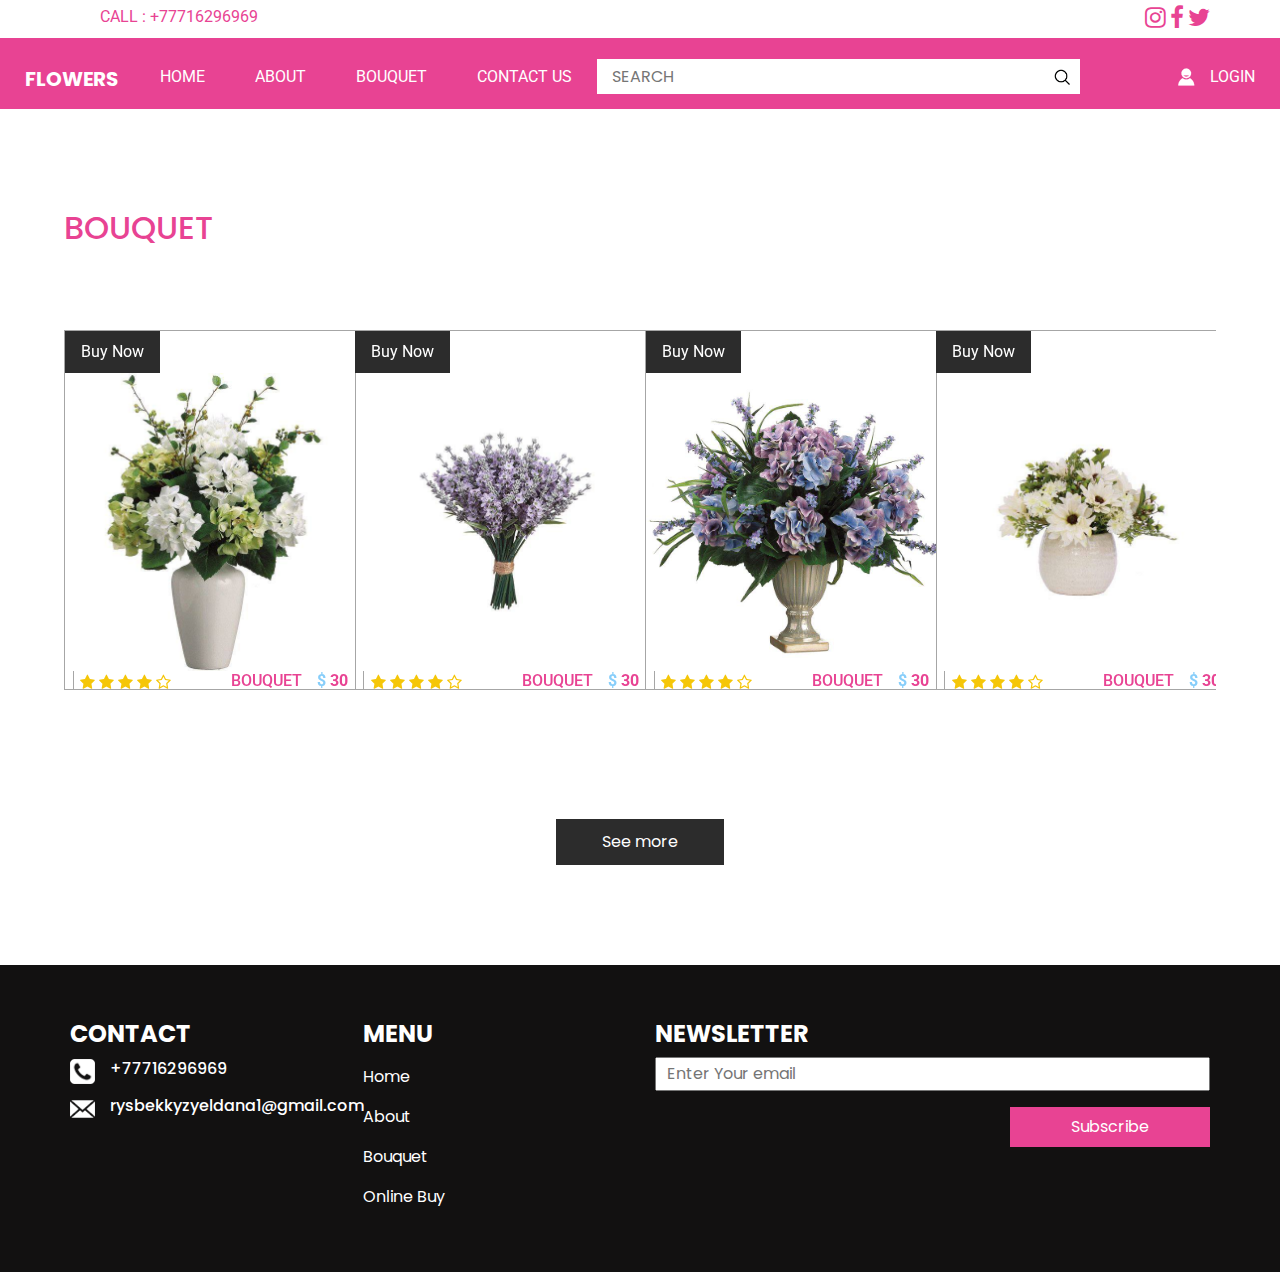
<file: assignment4/webssite/medicine website html and css/medicine/medicine.html>
<!DOCTYPE html>
<html>

<head>
  <meta charset="utf-8" />
  <meta http-equiv="X-UA-Compatible" content="IE=edge" />
  <meta name="viewport" content="width=device-width, initial-scale=1, shrink-to-fit=no" />
  <meta name="keywords" content="" />
  <meta name="description" content="" />
  <meta name="author" content="" />

  <title>Flowers</title>

  <!-- slider stylesheet -->
  <link rel="stylesheet" type="text/css"
    href="https://cdnjs.cloudflare.com/ajax/libs/OwlCarousel2/2.1.3/assets/owl.carousel.min.css" />

  <!-- font awesome style -->
  <link rel="stylesheet" href="https://cdnjs.cloudflare.com/ajax/libs/font-awesome/4.7.0/css/font-awesome.min.css">


  <!-- bootstrap core css -->
  <link rel="stylesheet" type="text/css" href="css/bootstrap.css" />

  <!-- fonts style -->
  <link href="https://fonts.googleapis.com/css?family=Poppins:400,600,700|Roboto:400,700&display=swap" rel="stylesheet">

  <!-- Custom styles for this template -->
  <link href="css/style.css" rel="stylesheet" />
  <!-- responsive style -->
  <link href="css/responsive.css" rel="stylesheet" />
</head>

<body class="sub_page">
  <div class="hero_area">
    <!-- header section strats -->
    <header class="header_section">
      <div class="container">
        <div class="top_contact-container">
          <div class="tel_container">
            <a href="">
              <img src="images/telephone-symbol-button.png" alt=""> Call : +77716296969
            </a>
          </div>
          <div class="social-container">
            <a href="https://www.instagram.com" target="_blank"><i class="fa fa-instagram" style="font-size:24px; color:#e84393"></i></a>
            <a href="https://www.facebook.com" target="_blank"><i class="fa fa-facebook-f" style="font-size:24px; color:#e84393"></i></a>
            <a href="https://www.twitter.com" target="_blank"><i class="fa fa-twitter" style="font-size:24px; color:#e84393"></i></a>
        </div>
        </div>
      </div>
      <div class="container-fluid">
        <nav class="navbar navbar-expand-lg custom_nav-container pt-3">
          <a class="navbar-brand" href="index.html">
            <span>
              Flowers
            </span>
          </a>
          <button class="navbar-toggler" type="button" data-toggle="collapse" data-target="#navbarSupportedContent"
            aria-controls="navbarSupportedContent" aria-expanded="false" aria-label="Toggle navigation">
            <span class="navbar-toggler-icon"></span>
          </button>

          <div class="collapse navbar-collapse" id="navbarSupportedContent">
            <div class="d-flex  flex-column flex-lg-row align-items-center w-100 justify-content-between">
              <ul class="navbar-nav  ">
                <li class="nav-item active">
                  <a class="nav-link" href="index.html">Home <span class="sr-only">(current)</span></a>
                </li>
                <li class="nav-item">
                  <a class="nav-link" href="about.html"> About </a>
                </li>
                <li class="nav-item">
                  <a class="nav-link" href="medicine.html"> Bouquet </a>
                </li>
                <li class="nav-item">
                  <a class="nav-link" href="contact.html">Contact us</a>
                </li>
              </ul>
              <form class="form-inline ">
                <input type="search" placeholder="Search">
                <button class="btn  my-2 my-sm-0 nav_search-btn" type="submit"></button>
              </form>
              <div class="login_btn-contanier ml-0 ml-lg-5">
                <a href="">
                  <img src="images/user.png" alt="">
                  <span>
                    Login
                  </span>
                </a>
              </div>
            </div>
          </div>

        </nav>
      </div>
    </header>
    <!-- end header section -->

  </div>

  <!-- health section -->

  <section class="health_section layout_padding">
    <div class="health_carousel-container">
      <h2 class="text-uppercase">
        Bouquet


      </h2>
      <div class="carousel-wrap layout_padding2">
        <div class="owl-carousel owl-2">
          <div class="item">
            <div class="box">
              <div class="btn_container">
                <a href="">
                  Buy Now
                </a>
              </div>
              <div class="img-box">
                <img src="images/img-4.jpg" alt="">
              </div>
              <div class="detail-box">
                <div class="star_container">
                  <i class="fa fa-star" aria-hidden="true"></i>
                  <i class="fa fa-star" aria-hidden="true"></i>
                  <i class="fa fa-star" aria-hidden="true"></i>
                  <i class="fa fa-star" aria-hidden="true"></i>
                  <i class="fa fa-star-o" aria-hidden="true"></i>

                </div>
                <div class="text">
                  <h6>
                    Bouquet
                  </h6>
                  <h6 class="price">
                    <span>
                      $
                    </span>
                    30
                  </h6>
                </div>
              </div>
            </div>
          </div>
          <div class="item">
            <div class="box">
              <div class="btn_container">
                <a href="">
                  Buy Now
                </a>
              </div>
              <div class="img-box">
                <img src="images/img-1.jpg" alt="">
              </div>
              <div class="detail-box">
                <div class="star_container">
                  <i class="fa fa-star" aria-hidden="true"></i>
                  <i class="fa fa-star" aria-hidden="true"></i>
                  <i class="fa fa-star" aria-hidden="true"></i>
                  <i class="fa fa-star" aria-hidden="true"></i>
                  <i class="fa fa-star-o" aria-hidden="true"></i>

                </div>
                <div class="text">
                  <h6>
                    Bouquet
                  </h6>
                  <h6 class="price">
                    <span>
                      $
                    </span>
                    30
                  </h6>
                </div>
              </div>
            </div>
          </div>
          <div class="item">
            <div class="box">
              <div class="btn_container">
                <a href="">
                  Buy Now
                </a>
              </div>
              <div class="img-box">
                <img src="images/img-6.jpg" alt="">
              </div>
              <div class="detail-box">
                <div class="star_container">
                  <i class="fa fa-star" aria-hidden="true"></i>
                  <i class="fa fa-star" aria-hidden="true"></i>
                  <i class="fa fa-star" aria-hidden="true"></i>
                  <i class="fa fa-star" aria-hidden="true"></i>
                  <i class="fa fa-star-o" aria-hidden="true"></i>

                </div>
                <div class="text">
                  <h6>
                    Bouquet
                  </h6>
                  <h6 class="price">
                    <span>
                      $
                    </span>
                    30
                  </h6>
                </div>
              </div>
            </div>
          </div>
          <div class="item">
            <div class="box">
              <div class="btn_container">
                <a href="">
                  Buy Now
                </a>
              </div>
              <div class="img-box">
                <img src="images/img-3.jpg" alt="">
              </div>
              <div class="detail-box">
                <div class="star_container">
                  <i class="fa fa-star" aria-hidden="true"></i>
                  <i class="fa fa-star" aria-hidden="true"></i>
                  <i class="fa fa-star" aria-hidden="true"></i>
                  <i class="fa fa-star" aria-hidden="true"></i>
                  <i class="fa fa-star-o" aria-hidden="true"></i>

                </div>
                <div class="text">
                  <h6>
                    Bouquet
                  </h6>
                  <h6 class="price">
                    <span>
                      $
                    </span>
                    30
                  </h6>
                </div>
              </div>
            </div>
          </div>
        </div>
      </div>
    </div>
    <div class="d-flex justify-content-center">
      <a href="">
        See more
      </a>
    </div>
  </section>

  <!-- end health section -->



  <!-- info section -->
  <section class="info_section layout_padding2">
    <div class="container">
      <div class="row">
        <div class="col-md-3">
          <div class="info_contact">
            <h4>
              Contact
            </h4>
            <div class="box">
              <div class="img-box">
                <img src="images/telephone-symbol-button.png" alt="">
              </div>
              <div class="detail-box">
                <h6>
                  +77716296969
                </h6>
              </div>
            </div>
            <div class="box">
              <div class="img-box">
                <img src="images/email.png" alt="">
              </div>
              <div class="detail-box">
                <h6>
                  rysbekkyzyeldana1@gmail.com
                </h6>
              </div>
            </div>
          </div>
        </div>
        <div class="col-md-3">
          <div class="info_menu">
            <h4>
              Menu
            </h4>
            <ul class="navbar-nav  ">
              <li class="nav-item active">
                <a class="nav-link" href="index.html">Home <span class="sr-only">(current)</span></a>
              </li>
              <li class="nav-item">
                <a class="nav-link" href="about.html"> About </a>
              </li>
              <li class="nav-item">
                <a class="nav-link" href="medicine.html"> Bouquet </a>
              </li>
              <li class="nav-item">
                <a class="nav-link" href="buy.html"> Online Buy </a>
              </li>
            </ul>
          </div>
        </div>
        <div class="col-md-6">
          <div class="info_news">
            <h4>
              newsletter
            </h4>
            <form action="">
              <input type="text" placeholder="Enter Your email">
              <div class="d-flex justify-content-center justify-content-md-end mt-3">
                <button>
                  Subscribe
                </button>
              </div>
            </form>
          </div>
        </div>
      </div>
    </div>
  </section>


  <!-- end info section -->

  <!-- footer section -->
  <section class="container-fluid footer_section">
    
  </section>
  <!-- footer section -->

  <script type="text/javascript" src="js/jquery-3.4.1.min.js"></script>
  <script type="text/javascript" src="js/bootstrap.js"></script>
  <script type="text/javascript" src="https://cdnjs.cloudflare.com/ajax/libs/OwlCarousel2/2.2.1/owl.carousel.min.js">
  </script>
  <script type="text/javascript">
    $(".owl-carousel").owlCarousel({
      loop: true,
      margin: 10,
      nav: true,
      navText: [],
      autoplay: true,
      responsive: {
        0: {
          items: 1
        },
        600: {
          items: 2
        },
        1000: {
          items: 4
        }
      }
    });
  </script>
  <script type="text/javascript">
    $(".owl-2").owlCarousel({
      loop: true,
      margin: 10,
      nav: true,
      navText: [],
      autoplay: true,

      responsive: {
        0: {
          items: 1
        },
        600: {
          items: 2
        },
        1000: {
          items: 4
        }
      }
    });
  </script>
</body>

</html>
</file>
<file: webssite/medicine website html and css/medicine/css/style.css>
body {
  font-family: "Poppins", sans-serif;
  color: #50270ea5;
  background-color: #ffffff;
}

.layout_padding {
  padding: 100px 0;
}

.layout_padding2 {
  padding: 55px 0;
}

.layout_padding2-top {
  padding-top: 55px;
}

.layout_padding2-bottom {
  padding-bottom: 55px;
}

.layout_padding-top {
  padding-top: 100px;
}

.layout_padding-bottom {
  padding-bottom: 100px;
}

.custom_heading-container {
  display: -webkit-box;
  display: -ms-flexbox;
  display: flex;
  -webkit-box-pack: center;
      -ms-flex-pack: center;
          justify-content: center;
}

.custom_heading-container h2 {
  text-transform: uppercase;
  position: relative;
}

.custom_heading-container h2::after {
  content: "";
  position: absolute;
  bottom: -5px;
  left: 50%;
  -webkit-transform: translateX(-50%);
          transform: translateX(-50%);
  width: 50px;
  height: 5px;
  background-color: #ffffff
}
/* header section */
.hero_area {
  height: 100vh;
  background-image: url(../images/white.jpg);
  background-size: cover; /* Ensures the background image covers the entire container */
  background-position: center; /* Centers the background image within the container */
  background-repeat: no-repeat; /* Prevents the background image from repeating */
}

.sub_page .hero_area {
  height: auto;
}

.hero_area.sub_pages {
  height: auto;
}

.header_section .top_contact-container {
  display: -webkit-box;
  display: -ms-flexbox;
  display: flex;
  -webkit-box-pack: justify;
      -ms-flex-pack: justify;
          justify-content: space-between;
  padding: 5px 0;
  font-family: 'Roboto', sans-serif;
}

.header_section .top_contact-container .tel_container a {
  color: #ffff;
  text-transform: uppercase;
  display: -webkit-box;
  display: -ms-flexbox;
  display: flex;
  -webkit-box-align: center;
      -ms-flex-align: center;
          align-items: center;
}

.header_section .top_contact-container .tel_container a img {
  width: 20px;
  margin-right: 10px;
}

.header_section .top_contact-container .social-container img {
  margin: 0 5px;
}

.header_section .top_contact-container .social-container img.s-1 {
  width: 25px;
}

.header_section .top_contact-container .social-container img.s-2 {
  width: 25px;
}

.header_section .top_contact-container .social-container img.s-3 {
  width: 25px;
}

.header_section .container-fluid {
  background-color: #ffffff53;
}

.header_section .container-fluid {
  padding-right: 25px;
  padding-left: 25px;
}

.header_section .nav_container {
  margin: 0 auto;
}

.custom_nav-container.navbar-expand-lg .navbar-nav .nav-link {
  padding: 10px 25px;
  color: #ffffff;
  text-align: center;
  text-transform: uppercase;
  font-family: 'Roboto', sans-serif;
}

a,
a:hover,
a:focus {
  text-decoration: none;
}

a:hover,
a:focus {
  color: initial;
}

.btn,
.btn:focus {
  outline: none !important;
  -webkit-box-shadow: none;
          box-shadow: none;
}

.navbar-brand,
.navbar-brand:hover {
  text-transform: uppercase;
  font-weight: bold;
  font-size: 24px;
  color: #50270ea5;
}

.custom_nav-container .nav_search-btn {
  background-image: url(../images/search-icon.png);
  background-size: 18px;
  background-repeat: no-repeat;
  background-position: center;
  width: 35px;
  height: 35px;
  padding: 0;
  border: none;
  border-radius: 0;
}

.login_btn-contanier a {
  text-transform: uppercase;
  color: #ffffff;
  display: -webkit-box;
  display: -ms-flexbox;
  display: flex;
  -webkit-box-align: center;
      -ms-flex-align: center;
          align-items: center;
  font-family: 'Roboto', sans-serif;
}

.login_btn-contanier a img {
  margin-right: 15px;
}

.navbar-brand {
  display: -webkit-box;
  display: -ms-flexbox;
  display: flex;
  -webkit-box-align: center;
      -ms-flex-align: center;
          align-items: center;
}

.navbar-brand img {
  width: 40px;
  margin-right: 5px;
}

.navbar-brand span {
  font-size: 20px;
  font-weight: 700;
  color: #ffffff;
  margin-top: 5px;
}

.custom_nav-container {
  z-index: 99999;
  padding: 10px 0;
}

.custom_nav-container .form-inline {
  -webkit-box-flex: 1;
      -ms-flex-positive: 1;
          flex-grow: 1;
  -ms-flex-wrap: nowrap;
      flex-wrap: nowrap;
}

.custom_nav-container .form-inline input {
  width: 84%;
  border: none;
  outline: none;
  padding: 4px;
  padding-left: 15px;
  text-transform: uppercase;
  height: 35px;
  background-color: #ffffff;
}

.custom_nav-container .form-inline button {
  background-color: #ffffff;
}

.custom_nav-container .navbar-toggler {
  outline: none;
}

.custom_nav-container .navbar-toggler .navbar-toggler-icon {
  background-image: url(../images/menu.png);
  background-size: 42px;
}

/*end header section*/
/* slider section */
.slider_section {
  height: 100%;
  display: -webkit-box;
  display: -ms-flexbox;
  display: flex;
  -webkit-box-align: center;
      -ms-flex-align: center;
          align-items: center;
  padding-bottom: 75px;
}

.slider_section .img-box img {
  width: 100%;
}

.slider_section .detail-box h1 {
  color: #ffff;
}
.slider_section .detail-box h4 {
  color: #ffff;
}
.slider_section .detail-box h1 span {
  font-size: 4rem;
  color: #ffff;
  font-weight: bold;
}

.slider_section .detail-box p {
  color: #ffffff;
}

.slider_section .detail-box a {
  display: inline-block;
  padding: 10px 45px;
  background-color: #e84393;
  border: 1px solid #e84393;
  color: #ffffff;
  margin-top: 35px;
  margin-bottom: 45px;
}

.slider_section .detail-box a:hover {
  background-color: transparent;
  color: #e84393;
}

.slider_section #carouselExampleIndicators {
  width: 100%;
}

.slider_section .carousel-control-prev,
.slider_section .carousel-control-next {
  position: absolute;
  left: 2.5%;
  width: 45px;
  height: 45px;
  border: none;
  border-radius: 100%;
  opacity: 1;
  background-repeat: no-repeat;
  background-size: 12px;
  background-position: center;
  background-color: #2c2c2c;
  -webkit-transform: translateY(-50%) translatex(0);
          transform: translateY(-50%) translatex(0);
}

.slider_section .carousel-control-prev:hover,
.slider_section .carousel-control-next:hover {
  background-color: #ffffff;
  width: 55px;
  height: 55px;
  -webkit-transform: translateY(-50%) translatex(-5px);
          transform: translateY(-50%) translatex(-5px);
}

.slider_section .carousel-control-prev {
  top: 47%;
  background-image: url(../images/left-arrow.png);
}

.slider_section .carousel-control-prev:hover {
  background-image: url(../images/left-arrow-blue.png);
}

.slider_section .carousel-control-next {
  top: 62%;
  background-image: url(../images/right-arrow.png);
}

.slider_section .carousel-control-next:hover {
  background-image: url(../images/right-arrow-blue.png);
}

.slider_section .carousel-indicators {
  bottom: -75px;
}

.slider_section .carousel-indicators li {
  margin: 0;
  height: 1px;
  opacity: 1;
  width: 40px;
}

.slider_section .carousel-indicators li.active {
  height: 5px;
  margin-top: -2px;
  width: 45px;
}

.feature_section .feature_container {
  display: -webkit-box;
  display: -ms-flexbox;
  display: flex;
  -ms-flex-wrap: wrap;
      flex-wrap: wrap;
  -webkit-box-pack: justify;
      -ms-flex-pack: justify;
          justify-content: space-between;
  text-align: center;
}

.feature_section .feature_container .box {
  display: -webkit-box;
  display: -ms-flexbox;
  display: flex;
  width: 350px;
  min-width: 350px;
  -webkit-box-orient: vertical;
  -webkit-box-direction: normal;
      -ms-flex-direction: column;
          flex-direction: column;
  -webkit-box-align: center;
      -ms-flex-align: center;
          align-items: center;
  margin: 30px auto;
}

.feature_section .feature_container .box .img-box {
  border: 1px solid #e84393;
  width: 85px;
  padding: 15px;
  border-radius: 3px;
}

.feature_section .feature_container .box .img-box svg {
  width: 100%;
  height: auto;
}

.feature_section .feature_container .box .detail-box {
  margin-top: 15px;
}

.feature_section .feature_container .box .detail-box h5 {
  text-transform: uppercase;
  font-weight: bold;
}

.feature_section .feature_container .box:hover .img-box {
  border: 1px solid #ffffff;
}

.feature_section .feature_container .box:hover .img-box svg {
  fill: #e84393;
}

/*About section*/

.about{
	padding:80px 0px;
	background-color:#ffffff;
}

.about .content{ 
 -webkit-display: flex;
 display: flex;
}
.about .content .box{
	flex:0 0 33.33%;
	max-width: 33.33%;
	padding:15px;
}
.about .content .box .inner{
	background-color:#222222;
}
.about .content .box:nth-child(2) .inner{
	background-color: #222222;
}
.about .content .box .inner .img img {
  width: 50%; /* Adjust the percentage as needed */
  max-width: 100%; /* Ensure the image doesn't exceed its natural size */
  height: auto; /* Maintain the aspect ratio of the image */
}
.about .content .box .inner .img {
  display: flex;
  justify-content: center;
  align-items: center;
  height: 100%; /* Assuming you want the image to take the full height of the container */
}
.about1 {
  padding: 80px 0px;
  background-color: #ffffff;
}

.about1 .content1 {
  display: flex;
}

.about1 .content1 .box1 {
  flex: 0 0 33.33%;
  max-width: 33.33%;
  padding: 15px;
}

.about1 .content1 .box1 .inner1 {
  background-color: #222222;
}

.about1 .content1 .box:nth-child(2) .inner1 {
  background-color: #222222;
}

.about1 .content1 .box1 .inner1 .img1 {
  width: 100%;
  height: 100%;
  object-fit: cover;
  display: flex;
  justify-content: center;
  align-items: center;
}

.about1 .content1 .box1 .inner1 .img1 img {
  width: 100%;
  height: auto;
  max-height: 100%;
}

.about1 .content1 .box1 .inner1 .text1 {
  padding: 50px;
}

.about1 .content1 .box1 .inner1 .text1 h4 {
  font-size: 20px;
  margin: 0;
  padding: 0px 0px 15px;
  font-weight: 500;
  color: #ffffff;
  text-transform: capitalize;
  text-align: center;
}

.about1 .content1 .box1 .inner1 .text1 p {
  font-size: 15px;
  line-height: 20px;
  color: #ffffff;
  text-align: center;
  margin: 0;
  font-family: 'Open Sans', sans-serif;
}

.about .content .box .inner .text{
	padding:30px;
}

.about .content .box .inner .text h4{
  font-size: 20px;
  margin:0;
  padding: 0px 0px 15px;
  font-weight: 500;
  color:#ffffff;
 text-transform: capitalize;
  text-align: center;
}
.about .content .box .inner .text p{
	font-size: 15px;
	line-height:20px;
	color:#ffffff;
	text-align: center;
	margin:0;
	font-family: 'Open Sans', sans-serif;
}


.discount_section {
  background-color: rgba(40, 25, 2, 0.66);;
  color: #ffff;
}

.discount_section .row {
  -webkit-box-align: center;
      -ms-flex-align: center;
          align-items: center;
}

.discount_section .row .col-lg-7 {
  padding: 0;
}

.discount_section .detail-box {
  padding: 45px 0;
}

.discount_section .detail-box h2 {
  text-transform: uppercase;
  font-size: 2.5rem;
  font-weight: bold;
}

.discount_section .detail-box h2 span {
  color: #040404;
}

.discount_section .detail-box p {
  margin-top: 25px;
}

.discount_section .detail-box a {
  display: inline-block;
  padding: 10px 45px;
  background-color: #e84393;
  border: 1px solid #e84393;
  color: #ffffff;
  margin-top: 35px;
}

.discount_section .detail-box a:hover {
  background-color: transparent;
  color: #e84393;
}

.discount_section .img-box img {
  width: 100%;
  max-width: 100%; /* Ensure the image doesn't exceed its natural size */
  height: auto;
}
.discount_section .img-box img {
  display: flex;
  justify-content:start ;
  align-items: center;
  height: 100%; /* Assuming you want the image to take the full height of the container */
}
.health_section .health_carousel-container {
  width: 90%;
  margin: 0 auto;
}

.health_section a {
  display: inline-block;
  padding: 10px 45px;
  background-color: #2c2c2c;
  border: 1px solid #2c2c2c;
  color: #ffffff;
  margin-top: 30px;
}

.health_section a:hover {
  background-color: transparent;
  color: #2c2c2c;
}

.health_section .box {
  display: -webkit-box;
  display: -ms-flexbox;
  display: flex;
  -webkit-box-orient: vertical;
  -webkit-box-direction: normal;
      -ms-flex-direction: column;
          flex-direction: column;
  -webkit-box-align: center;
      -ms-flex-align: center;
          align-items: center;
  width: 300px;
  height: 360px;
  -webkit-box-pack: justify;
      -ms-flex-pack: justify;
          justify-content: space-between;
  border: 1px solid #a6a6a6;
  margin: 20px 0;
  font-family: 'Roboto', sans-serif;
}

.health_section .box .img-box img {
  width: 100%;
}

.health_section .box .btn_container {
  width: 100%;
}

.health_section .box .btn_container a {
  display: inline-block;
  padding: 8px 15px;
  background-color: #2c2c2c;
  border: 1px solid #2c2c2c;
  color: #ffffff;
  margin: -0.5px 0 0 -0.5px;
}

.health_section .box .btn_container a:hover {
  background-color: transparent;
  color: #2c2c2c;
}

.health_section .box .btn_container a:hover {
  background-color: #87cefa;
  color: #ffffff;
  border-color: transparent;
}

.health_section .box .detail-box {
  width: 100%;
  display: -webkit-box;
  display: -ms-flexbox;
  display: flex;
  -webkit-box-pack: justify;
      -ms-flex-pack: justify;
          justify-content: space-between;
  padding: 0 15px;
}

.health_section .box .detail-box .star_container {
  color: #f5c608;
}

.health_section .box .detail-box .text {
  display: -webkit-box;
  display: -ms-flexbox;
  display: flex;
}

.health_section .box .detail-box .text h6 {
  text-transform: uppercase;
}

.health_section .box .detail-box .text h6.price {
  font-weight: bold;
  margin-left: 15px;
}

.health_section .box .detail-box .text h6.price span {
  color: #87cefa;
}

.health_section .owl-carousel .owl-nav.disabled {
  display: block;
}

.health_section .owl-carousel .owl-nav.disabled > div {
  position: absolute;
  top: -65px;
  background-color: #2c2c2c;
  width: 50px;
  height: 50px;
  background-size: 10px;
  background-position: center;
  background-repeat: no-repeat;
}

.health_section .owl-carousel .owl-nav.disabled > div:hover {
  background-color: #87cefa;
}

.health_section .owl-carousel .owl-nav.disabled .owl-prev {
  background-image: url(../images/prev.png);
  right: 95px;
}

.health_section .owl-carousel .owl-nav.disabled .owl-next {
  background-image: url(../images/next.png);
  right: 35px;
}

.about_section {
  background-color: #f9f9f9;
  text-align: center;
}

.about_section .container {
  display: -webkit-box;
  display: -ms-flexbox;
  display: flex;
  -webkit-box-orient: vertical;
  -webkit-box-direction: normal;
      -ms-flex-direction: column;
          flex-direction: column;
  -webkit-box-align: center;
      -ms-flex-align: center;
          align-items: center;
}

.about_section .container .img-box {
  margin: 45px 0;
  margin-left: 40px;
}

.about_section .container .img-box img {
  width: 100%;
  justify-content: center;
  align-items: center;
}

.about_section .container .detail-box a {
  display: inline-block;
  padding: 10px 45px;
  background-color: #ffff;
  border: 1px solid #ffff;
  color: #ffffff;
  margin-top: 35px;
}

.about_section .container .detail-box a:hover {
  background-color: transparent;
  color: #ffff;
}

.client_section .client_container {
  width: 550px;
  margin: 0 auto;
  text-align: center;
}

.client_section .client_container .client_detail {
  border: 1px solid #e84393;
  padding: 25px 20px;
}

.client_section .client_container .client_detail p {
  margin: 0;
}

.client_section .client_container .client_box {
  margin-top: 35px;
}

.client_section .client_container .client_box .name {
  margin-top: 25px;
}

.client_section .client_container .client_box .name h5 {
  text-transform: uppercase;
}

.client_section .client_container .client_box .name h6 {
  display: -webkit-box;
  display: -ms-flexbox;
  display: flex;
  -webkit-box-orient: vertical;
  -webkit-box-direction: normal;
      -ms-flex-direction: column;
          flex-direction: column;
  -webkit-box-align: center;
      -ms-flex-align: center;
          align-items: center;
  color: #87cefa;
}

.client_section .client_container .client_box .name h6 img {
  margin-top: 5px;
}

.client_section .carousel-indicators {
  -webkit-box-align: center;
      -ms-flex-align: center;
          align-items: center;
  bottom: -25px;
}

.client_section .carousel-indicators li {
  margin: 3px;
  width: 20px;
  height: 20px;
  opacity: 1;
  background-color: #87cefa;
  border-radius: 100%;
  position: relative;
}

.client_section .carousel-indicators li::before {
  content: "";
  width: 35%;
  height: 35%;
  position: absolute;
  top: 50%;
  left: 50%;
  -webkit-transform: translate(-50%, -50%);
          transform: translate(-50%, -50%);
  background-color: #ffffff;
  border-radius: 100%;
}

.client_section .carousel-indicators li.active {
  background-color: #e84393;
  width: 15px;
  height: 15px;
}

.client_section .carousel-indicators li.active::before {
  display: none;
}

.contact_section .custom_heading-container {
  -webkit-box-pack: start;
      -ms-flex-pack: start;
          justify-content: start;
}

.contact_section .custom_heading-container h2::after {
  left: 0;
  -webkit-transform: none;
          transform: none;
}

.contact_section .form_contaier form .form-group {
  margin-bottom: 20px;
}

.contact_section .form_contaier form .form-control {
  border-radius: 0;
  height: 35px;
  -webkit-box-shadow: none;
          box-shadow: none;
}

.contact_section .form_contaier form .form-control#exampleInputMessage {
  height: 100px;
}

.contact_section .form_contaier form button {
  display: inline-block;
  padding: 10px 50px;
  background-color: #00000063;
  border: 1px solid #ffffff;
  color: #ffffff;
  border-radius: 5px;
  margin-top: 15px;
}

.contact_section .form_contaier form button:hover {
  background-color: transparent;
  color: #121313;
}

.contact_section .detail-box {
  background-image: url(../images/contact-bgg.jpg);
  color: #ffffff;
  padding: 200px; 
  text-align: center;
  margin-top: 30px;
}


.contact_section .detail-box h3 {
  font-weight: bold;
  font-size: 32px;
}

.contact_section .detail-box p {
  margin-top: 25px;
}

.info_section {
  background-color: #121111;
  color: #ffffff;
}

.info_section h4 {
  text-transform: uppercase;
  font-weight: bold;
}

.info_section .info_contact .box {
  margin: 10px 0;
  display: -webkit-box;
  display: -ms-flexbox;
  display: flex;
}

.info_section .info_contact .box .img-box {
  margin-right: 15px;
}

.info_section .info_contact .box .img-box img {
  width: 25px;
}

.info_section .info_menu .navbar-nav .nav-item .nav-link {
  color: #ffffff;
}

.info_section .info_news form input {
  width: 100%;
  padding: 3px 10px;
}

.info_section .info_news form button {
  display: inline-block;
  padding: 7px 60px;
  background-color: #e84393;
  border: 1px solid #e84393;
  color: #ffffff;
}

.info_section .info_news form button:hover {
  background-color: transparent;
  color: #e84393;
}

/* footer section*/
.footer_section {
  background-color: #e84393;
  font-weight: 500;
}

.footer_section p {
  color: #fbfcfd;
  margin: 0;
  text-align: center;
  padding: 20px;
  border-top: 1px solid #9b9b9b;
  width: 65%;
  margin: 0 auto;
}

.footer_section a {
  color: #fbfcfd;
}


/* Bouncing animation keyframes */
@keyframes bounce {
  0%, 20%, 50%, 80%, 100% {
    transform: translateY(0);
  }
  40% {
    transform: translateY(-20px);
  }
  60% {
    transform: translateY(-10px);
  }
}

/* Apply bouncing animation to the Buy Now button */
.bounce-animation {
  animation: bounce 0.5s ease;
}

/* Fade-in animation for the discount section */
@keyframes fadeIn {
  from {
    opacity: 0;
  }
  to {
    opacity: 1;
  }
}

.discount_section {
  animation: fadeIn 1s ease;
}
</file>
<file: webssite/medicine website html and css/medicine/css/responsive.css>
@media (max-width: 1120px) {


    .custom_nav-container .form-inline input {
        display: none;
    }

}

@media (max-width: 992px) {
    .login_btn-contanier {
        margin: 15px 0;
    }

    .hero_area {
        height: auto;
    }

    .slider_section.position-relative {
        padding: 120px 0;
    }
}

@media (max-width: 768px) {

    .slider_section .carousel-control-prev,
    .slider_section .carousel-control-next {
        display: none;
    }

    .slider_section .detail-box {
        margin-top: 20px;
        text-align: center;
    }

    .discount_section .detail-box {
        text-align: center;
    }

    .client_section .client_container {
        width: 95%;
    }

    .contact_section {
        padding-left: 15px;
        padding-right: 15px;
    }

    .contact_section .detail-box {
        margin: 0 -15px;
        margin-top: 25px;
    }

    .info_section {
        text-align: center;
    }

    .info_section .row>div {
        margin: 25px 0;
    }

    .info_section .info_contact .box {
        justify-content: center;
    }

    .footer_section p {
        width: auto;
    }
}

@media (max-width: 576px) {
    .health_section .box {
        width: auto;
        margin-right: 5px;
    }
}

@media (max-width: 480px) {}

@media (max-width: 420px) {}

@media (max-width: 360px) {
    .top_contact-container {
        display: none !important;
    }
}

@media (min-width: 1200px) {
    .container {
        max-width: 1170px;
    }
}
</file>
<file: assignment4/webssite/medicine website html and css/medicine/css/style.css>
body {
  font-family: "Poppins", sans-serif;
  color: #e84393;
  background-color: #ffffff;
}

.layout_padding {
  padding: 100px 0;
}

.layout_padding2 {
  padding: 55px 0;
}

.layout_padding2-top {
  padding-top: 55px;
}

.layout_padding2-bottom {
  padding-bottom: 55px;
}

.layout_padding-top {
  padding-top: 100px;
}

.layout_padding-bottom {
  padding-bottom: 100px;
}

.custom_heading-container {
  display: -webkit-box;
  display: -ms-flexbox;
  display: flex;
  -webkit-box-pack: center;
      -ms-flex-pack: center;
          justify-content: center;
}

.custom_heading-container h2 {
  text-transform: uppercase;
  position: relative;
}

.custom_heading-container h2::after {
  content: "";
  position: absolute;
  bottom: -5px;
  left: 50%;
  -webkit-transform: translateX(-50%);
          transform: translateX(-50%);
  width: 50px;
  height: 5px;
  background-color: #ffffff
}
/*header section*/
.hero_area {
  height: 100vh;
  background-image: url(../images/white.jpg);
}

.sub_page .hero_area {
  height: auto;
}

.hero_area.sub_pages {
  height: auto;
}

.header_section .top_contact-container {
  display: -webkit-box;
  display: -ms-flexbox;
  display: flex;
  -webkit-box-pack: justify;
      -ms-flex-pack: justify;
          justify-content: space-between;
  padding: 5px 0;
  font-family: 'Roboto', sans-serif;
}

.header_section .top_contact-container .tel_container a {
  color: #e84393;
  text-transform: uppercase;
  display: -webkit-box;
  display: -ms-flexbox;
  display: flex;
  -webkit-box-align: center;
      -ms-flex-align: center;
          align-items: center;
}

.header_section .top_contact-container .tel_container a img {
  width: 20px;
  margin-right: 10px;
}

.header_section .top_contact-container .social-container img {
  margin: 0 5px;
}

.header_section .top_contact-container .social-container img.s-1 {
  width: 25px;
}

.header_section .top_contact-container .social-container img.s-2 {
  width: 25px;
}

.header_section .top_contact-container .social-container img.s-3 {
  width: 25px;
}

.header_section .container-fluid {
  background-color: #e84393;
}

.header_section .container-fluid {
  padding-right: 25px;
  padding-left: 25px;
}

.header_section .nav_container {
  margin: 0 auto;
}

.custom_nav-container.navbar-expand-lg .navbar-nav .nav-link {
  padding: 10px 25px;
  color: #ffffff;
  text-align: center;
  text-transform: uppercase;
  font-family: 'Roboto', sans-serif;
}

a,
a:hover,
a:focus {
  text-decoration: none;
}

a:hover,
a:focus {
  color: initial;
}

.btn,
.btn:focus {
  outline: none !important;
  -webkit-box-shadow: none;
          box-shadow: none;
}

.navbar-brand,
.navbar-brand:hover {
  text-transform: uppercase;
  font-weight: bold;
  font-size: 24px;
  color: #fafcfd;
}

.custom_nav-container .nav_search-btn {
  background-image: url(../images/search-icon.png);
  background-size: 18px;
  background-repeat: no-repeat;
  background-position: center;
  width: 35px;
  height: 35px;
  padding: 0;
  border: none;
  border-radius: 0;
}

.login_btn-contanier a {
  text-transform: uppercase;
  color: #ffffff;
  display: -webkit-box;
  display: -ms-flexbox;
  display: flex;
  -webkit-box-align: center;
      -ms-flex-align: center;
          align-items: center;
  font-family: 'Roboto', sans-serif;
}

.login_btn-contanier a img {
  margin-right: 15px;
}

.navbar-brand {
  display: -webkit-box;
  display: -ms-flexbox;
  display: flex;
  -webkit-box-align: center;
      -ms-flex-align: center;
          align-items: center;
}

.navbar-brand img {
  width: 40px;
  margin-right: 5px;
}

.navbar-brand span {
  font-size: 20px;
  font-weight: 700;
  color: #ffffff;
  margin-top: 5px;
}

.custom_nav-container {
  z-index: 99999;
  padding: 10px 0;
}

.custom_nav-container .form-inline {
  -webkit-box-flex: 1;
      -ms-flex-positive: 1;
          flex-grow: 1;
  -ms-flex-wrap: nowrap;
      flex-wrap: nowrap;
}

.custom_nav-container .form-inline input {
  width: 84%;
  border: none;
  outline: none;
  padding: 4px;
  padding-left: 15px;
  text-transform: uppercase;
  height: 35px;
  background-color: #ffffff;
}

.custom_nav-container .form-inline button {
  background-color: #ffffff;
}

.custom_nav-container .navbar-toggler {
  outline: none;
}

.custom_nav-container .navbar-toggler .navbar-toggler-icon {
  background-image: url(../images/menu.png);
  background-size: 42px;
}

/*end header section*/
/* slider section */
.slider_section {
  height: 100%;
  display: -webkit-box;
  display: -ms-flexbox;
  display: flex;
  -webkit-box-align: center;
      -ms-flex-align: center;
          align-items: center;
  padding-bottom: 75px;
}

.slider_section .img-box img {
  width: 100%;
}

.slider_section .detail-box h1 {
  color: #2c2c2c;
}

.slider_section .detail-box h1 span {
  font-size: 4rem;
  color: #e84393;
  font-weight: bold;
}

.slider_section .detail-box p {
  color: #ffffff;
}

.slider_section .detail-box a {
  display: inline-block;
  padding: 10px 45px;
  background-color: #e84393;
  border: 1px solid #e84393;
  color: #ffffff;
  margin-top: 35px;
  margin-bottom: 45px;
}

.slider_section .detail-box a:hover {
  background-color: transparent;
  color: #e84393;
}

.slider_section #carouselExampleIndicators {
  width: 100%;
}

.slider_section .carousel-control-prev,
.slider_section .carousel-control-next {
  position: absolute;
  left: 2.5%;
  width: 45px;
  height: 45px;
  border: none;
  border-radius: 100%;
  opacity: 1;
  background-repeat: no-repeat;
  background-size: 12px;
  background-position: center;
  background-color: #2c2c2c;
  -webkit-transform: translateY(-50%) translatex(0);
          transform: translateY(-50%) translatex(0);
}

.slider_section .carousel-control-prev:hover,
.slider_section .carousel-control-next:hover {
  background-color: #ffffff;
  width: 55px;
  height: 55px;
  -webkit-transform: translateY(-50%) translatex(-5px);
          transform: translateY(-50%) translatex(-5px);
}

.slider_section .carousel-control-prev {
  top: 47%;
  background-image: url(../images/left-arrow.png);
}

.slider_section .carousel-control-prev:hover {
  background-image: url(../images/left-arrow-blue.png);
}

.slider_section .carousel-control-next {
  top: 62%;
  background-image: url(../images/right-arrow.png);
}

.slider_section .carousel-control-next:hover {
  background-image: url(../images/right-arrow-blue.png);
}

.slider_section .carousel-indicators {
  bottom: -75px;
}

.slider_section .carousel-indicators li {
  margin: 0;
  height: 1px;
  opacity: 1;
  width: 40px;
}

.slider_section .carousel-indicators li.active {
  height: 5px;
  margin-top: -2px;
  width: 45px;
}

.feature_section .feature_container {
  display: -webkit-box;
  display: -ms-flexbox;
  display: flex;
  -ms-flex-wrap: wrap;
      flex-wrap: wrap;
  -webkit-box-pack: justify;
      -ms-flex-pack: justify;
          justify-content: space-between;
  text-align: center;
}

.feature_section .feature_container .box {
  display: -webkit-box;
  display: -ms-flexbox;
  display: flex;
  width: 350px;
  min-width: 350px;
  -webkit-box-orient: vertical;
  -webkit-box-direction: normal;
      -ms-flex-direction: column;
          flex-direction: column;
  -webkit-box-align: center;
      -ms-flex-align: center;
          align-items: center;
  margin: 30px auto;
}

.feature_section .feature_container .box .img-box {
  border: 1px solid #e84393;
  width: 85px;
  padding: 15px;
  border-radius: 3px;
}

.feature_section .feature_container .box .img-box svg {
  width: 100%;
  height: auto;
}

.feature_section .feature_container .box .detail-box {
  margin-top: 15px;
}

.feature_section .feature_container .box .detail-box h5 {
  text-transform: uppercase;
  font-weight: bold;
}

.feature_section .feature_container .box:hover .img-box {
  border: 1px solid #ffffff;
}

.feature_section .feature_container .box:hover .img-box svg {
  fill: #e84393;
}

/*About section*/

.about{
	padding:80px 0px;
	background-color:#ffffff;
}

.about .content{ 
 -webkit-display: flex;
 display: flex;
}
.about .content .box{
	flex:0 0 33.33%;
	max-width: 33.33%;
	padding:15px;
}
.about .content .box .inner{
	background-color:#222222;
}
.about .content .box:nth-child(2) .inner{
	background-color: #ea0e96;
}
.about .content .box .inner .img img{
	width: 100%;
}
.about .content .box .inner .text{
	padding:30px;
}

.about .content .box .inner .text h4{
  font-size: 20px;
  margin:0;
  padding: 0px 0px 15px;
  font-weight: 500;
  color:#ffffff;
 text-transform: capitalize;
  text-align: center;
}
.about .content .box .inner .text p{
	font-size: 15px;
	line-height:20px;
	color:#ffffff;
	text-align: center;
	margin:0;
	font-family: 'Open Sans', sans-serif;
}


.discount_section {
  background-color: #f3bfd8;;
  color: #ffffff;
}

.discount_section .row {
  -webkit-box-align: center;
      -ms-flex-align: center;
          align-items: center;
}

.discount_section .row .col-lg-7 {
  padding: 0;
}

.discount_section .detail-box {
  padding: 45px 0;
}

.discount_section .detail-box h2 {
  text-transform: uppercase;
  font-size: 2.5rem;
  font-weight: bold;
}

.discount_section .detail-box h2 span {
  color: #e84393;
}

.discount_section .detail-box p {
  margin-top: 25px;
}

.discount_section .detail-box a {
  display: inline-block;
  padding: 10px 45px;
  background-color: #e84393;
  border: 1px solid #e84393;
  color: #ffffff;
  margin-top: 35px;
}

.discount_section .detail-box a:hover {
  background-color: transparent;
  color: #e84393;
}

.discount_section .img-box img {
  width: 100%;
}

.health_section .health_carousel-container {
  width: 90%;
  margin: 0 auto;
}

.health_section a {
  display: inline-block;
  padding: 10px 45px;
  background-color: #2c2c2c;
  border: 1px solid #2c2c2c;
  color: #ffffff;
  margin-top: 30px;
}

.health_section a:hover {
  background-color: transparent;
  color: #2c2c2c;
}

.health_section .box {
  display: -webkit-box;
  display: -ms-flexbox;
  display: flex;
  -webkit-box-orient: vertical;
  -webkit-box-direction: normal;
      -ms-flex-direction: column;
          flex-direction: column;
  -webkit-box-align: center;
      -ms-flex-align: center;
          align-items: center;
  width: 300px;
  height: 360px;
  -webkit-box-pack: justify;
      -ms-flex-pack: justify;
          justify-content: space-between;
  border: 1px solid #a6a6a6;
  margin: 20px 0;
  font-family: 'Roboto', sans-serif;
}

.health_section .box .img-box img {
  width: 100%;
}

.health_section .box .btn_container {
  width: 100%;
}

.health_section .box .btn_container a {
  display: inline-block;
  padding: 8px 15px;
  background-color: #2c2c2c;
  border: 1px solid #2c2c2c;
  color: #ffffff;
  margin: -0.5px 0 0 -0.5px;
}

.health_section .box .btn_container a:hover {
  background-color: transparent;
  color: #2c2c2c;
}

.health_section .box .btn_container a:hover {
  background-color: #87cefa;
  color: #ffffff;
  border-color: transparent;
}

.health_section .box .detail-box {
  width: 100%;
  display: -webkit-box;
  display: -ms-flexbox;
  display: flex;
  -webkit-box-pack: justify;
      -ms-flex-pack: justify;
          justify-content: space-between;
  padding: 0 15px;
}

.health_section .box .detail-box .star_container {
  color: #f5c608;
}

.health_section .box .detail-box .text {
  display: -webkit-box;
  display: -ms-flexbox;
  display: flex;
}

.health_section .box .detail-box .text h6 {
  text-transform: uppercase;
}

.health_section .box .detail-box .text h6.price {
  font-weight: bold;
  margin-left: 15px;
}

.health_section .box .detail-box .text h6.price span {
  color: #87cefa;
}

.health_section .owl-carousel .owl-nav.disabled {
  display: block;
}

.health_section .owl-carousel .owl-nav.disabled > div {
  position: absolute;
  top: -65px;
  background-color: #2c2c2c;
  width: 50px;
  height: 50px;
  background-size: 10px;
  background-position: center;
  background-repeat: no-repeat;
}

.health_section .owl-carousel .owl-nav.disabled > div:hover {
  background-color: #87cefa;
}

.health_section .owl-carousel .owl-nav.disabled .owl-prev {
  background-image: url(../images/prev.png);
  right: 95px;
}

.health_section .owl-carousel .owl-nav.disabled .owl-next {
  background-image: url(../images/next.png);
  right: 35px;
}

.about_section {
  background-color: #f9f9f9;
  text-align: center;
}

.about_section .container {
  display: -webkit-box;
  display: -ms-flexbox;
  display: flex;
  -webkit-box-orient: vertical;
  -webkit-box-direction: normal;
      -ms-flex-direction: column;
          flex-direction: column;
  -webkit-box-align: center;
      -ms-flex-align: center;
          align-items: center;
}

.about_section .container .img-box {
  margin: 45px 0;
  margin-left: 40px;
}

.about_section .container .img-box img {
  width: 100%;
}

.about_section .container .detail-box a {
  display: inline-block;
  padding: 10px 45px;
  background-color: #e84393;
  border: 1px solid #e84393;
  color: #ffffff;
  margin-top: 35px;
}

.about_section .container .detail-box a:hover {
  background-color: transparent;
  color: #e84393;
}

.client_section .client_container {
  width: 550px;
  margin: 0 auto;
  text-align: center;
}

.client_section .client_container .client_detail {
  border: 1px solid #e84393;
  padding: 25px 20px;
}

.client_section .client_container .client_detail p {
  margin: 0;
}

.client_section .client_container .client_box {
  margin-top: 35px;
}

.client_section .client_container .client_box .name {
  margin-top: 25px;
}

.client_section .client_container .client_box .name h5 {
  text-transform: uppercase;
}

.client_section .client_container .client_box .name h6 {
  display: -webkit-box;
  display: -ms-flexbox;
  display: flex;
  -webkit-box-orient: vertical;
  -webkit-box-direction: normal;
      -ms-flex-direction: column;
          flex-direction: column;
  -webkit-box-align: center;
      -ms-flex-align: center;
          align-items: center;
  color: #87cefa;
}

.client_section .client_container .client_box .name h6 img {
  margin-top: 5px;
}

.client_section .carousel-indicators {
  -webkit-box-align: center;
      -ms-flex-align: center;
          align-items: center;
  bottom: -25px;
}

.client_section .carousel-indicators li {
  margin: 3px;
  width: 20px;
  height: 20px;
  opacity: 1;
  background-color: #87cefa;
  border-radius: 100%;
  position: relative;
}

.client_section .carousel-indicators li::before {
  content: "";
  width: 35%;
  height: 35%;
  position: absolute;
  top: 50%;
  left: 50%;
  -webkit-transform: translate(-50%, -50%);
          transform: translate(-50%, -50%);
  background-color: #ffffff;
  border-radius: 100%;
}

.client_section .carousel-indicators li.active {
  background-color: #e84393;
  width: 15px;
  height: 15px;
}

.client_section .carousel-indicators li.active::before {
  display: none;
}

.contact_section .custom_heading-container {
  -webkit-box-pack: start;
      -ms-flex-pack: start;
          justify-content: start;
}

.contact_section .custom_heading-container h2::after {
  left: 0;
  -webkit-transform: none;
          transform: none;
}

.contact_section .form_contaier form .form-group {
  margin-bottom: 20px;
}

.contact_section .form_contaier form .form-control {
  border-radius: 0;
  height: 35px;
  -webkit-box-shadow: none;
          box-shadow: none;
}

.contact_section .form_contaier form .form-control#exampleInputMessage {
  height: 100px;
}

.contact_section .form_contaier form button {
  display: inline-block;
  padding: 10px 50px;
  background-color: #e84393;
  border: 1px solid #ffffff;
  color: #ffffff;
  border-radius: 5px;
  margin-top: 15px;
}

.contact_section .form_contaier form button:hover {
  background-color: transparent;
  color: #121313;
}

.contact_section .detail-box {
  background-image: url(../images/contact-bgg.jpg);
  color: #ffffff;
  padding: 140px 15%;
  text-align: center;
  margin-top: 30px;
}

.contact_section .detail-box h3 {
  font-weight: bold;
  font-size: 32px;
}

.contact_section .detail-box p {
  margin-top: 25px;
}

.info_section {
  background-color: #121111;
  color: #ffffff;
}

.info_section h4 {
  text-transform: uppercase;
  font-weight: bold;
}

.info_section .info_contact .box {
  margin: 10px 0;
  display: -webkit-box;
  display: -ms-flexbox;
  display: flex;
}

.info_section .info_contact .box .img-box {
  margin-right: 15px;
}

.info_section .info_contact .box .img-box img {
  width: 25px;
}

.info_section .info_menu .navbar-nav .nav-item .nav-link {
  color: #ffffff;
}

.info_section .info_news form input {
  width: 100%;
  padding: 3px 10px;
}

.info_section .info_news form button {
  display: inline-block;
  padding: 7px 60px;
  background-color: #e84393;
  border: 1px solid #e84393;
  color: #ffffff;
}

.info_section .info_news form button:hover {
  background-color: transparent;
  color: #e84393;
}

/* footer section*/
.footer_section {
  background-color: #e84393;
  font-weight: 500;
}

.footer_section p {
  color: #fbfcfd;
  margin: 0;
  text-align: center;
  padding: 20px;
  border-top: 1px solid #9b9b9b;
  width: 65%;
  margin: 0 auto;
}

.footer_section a {
  color: #fbfcfd;
}


/* Bouncing animation keyframes */
@keyframes bounce {
  0%, 20%, 50%, 80%, 100% {
    transform: translateY(0);
  }
  40% {
    transform: translateY(-20px);
  }
  60% {
    transform: translateY(-10px);
  }
}

/* Apply bouncing animation to the Buy Now button */
.bounce-animation {
  animation: bounce 0.5s ease;
}

/* Fade-in animation for the discount section */
@keyframes fadeIn {
  from {
    opacity: 0;
  }
  to {
    opacity: 1;
  }
}

.discount_section {
  animation: fadeIn 1s ease;
}
</file>
<file: assignment4/webssite/medicine website html and css/medicine/css/responsive.css>
@media (max-width: 1120px) {


    .custom_nav-container .form-inline input {
        display: none;
    }

}

@media (max-width: 992px) {
    .login_btn-contanier {
        margin: 15px 0;
    }

    .hero_area {
        height: auto;
    }

    .slider_section.position-relative {
        padding: 120px 0;
    }
}

@media (max-width: 768px) {

    .slider_section .carousel-control-prev,
    .slider_section .carousel-control-next {
        display: none;
    }

    .slider_section .detail-box {
        margin-top: 20px;
        text-align: center;
    }

    .discount_section .detail-box {
        text-align: center;
    }

    .client_section .client_container {
        width: 95%;
    }

    .contact_section {
        padding-left: 15px;
        padding-right: 15px;
    }

    .contact_section .detail-box {
        margin: 0 -15px;
        margin-top: 25px;
    }

    .info_section {
        text-align: center;
    }

    .info_section .row>div {
        margin: 25px 0;
    }

    .info_section .info_contact .box {
        justify-content: center;
    }

    .footer_section p {
        width: auto;
    }
}

@media (max-width: 576px) {
    .health_section .box {
        width: auto;
        margin-right: 5px;
    }
}

@media (max-width: 480px) {}

@media (max-width: 420px) {}

@media (max-width: 360px) {
    .top_contact-container {
        display: none !important;
    }
}

@media (min-width: 1200px) {
    .container {
        max-width: 1170px;
    }
}
</file>
<file: styles.css>
/* Styling for the entire page */
body {
    background-color: #a4efe8;
    color: #333;
    font-family: Arial, sans-serif;
    margin: 0;
    padding: 0;
    }
    /* Styling for the header section */
    header {
    background-color: #4CAF50;
    color: #fff;
    padding: 20px;
    }
    header h1 {
    margin: 0;
    }
    header h3 {
    margin-top: 0;
    }
    header a {
    color: #fff;
    text-decoration: none;
    }
    /* Styling for the main content section */
    main {
    padding: 20px;
    }
    main h2 {
    margin-top: 30px;
    }
    main ul {
    margin-top: 0;
    margin-bottom: 20px;
    }
    main li {
    margin-bottom: 5px;
    }
    main table {
    width: 100%;
    border-collapse: collapse;
    margin-bottom: 20px;
    }
    main td {
    vertical-align: top;
    padding: 5px;
    border: 1px solid #ccc;
    }
    main td:first-child {
    width: 30%;
    }
    main td:last-child {
    width: 70%;
    }
    /* Styling for the contact form */
    form {
    margin-top: 30px;
    }
    form label {
    display: block;
    margin-bottom: 10px;
    }
    form input[type="text"],
    form input[type="email"],
    form textarea {
    width: 100%;
    padding: 5px;
    margin-bottom: 10px;
    border-radius: 3px;
    border: 1px solid #ccc;
    }
    form textarea {
    height: 100px;
    }
    form input[type="submit"] {
    background-color: #4CAF50;
    color: #fff;
    border: none;
    border-radius: 3px;
    padding: 10px 20px;
    cursor: pointer;
    }
    form input[type="submit"]:hover {
    background-color: #3e8e41;
    }
</file>
